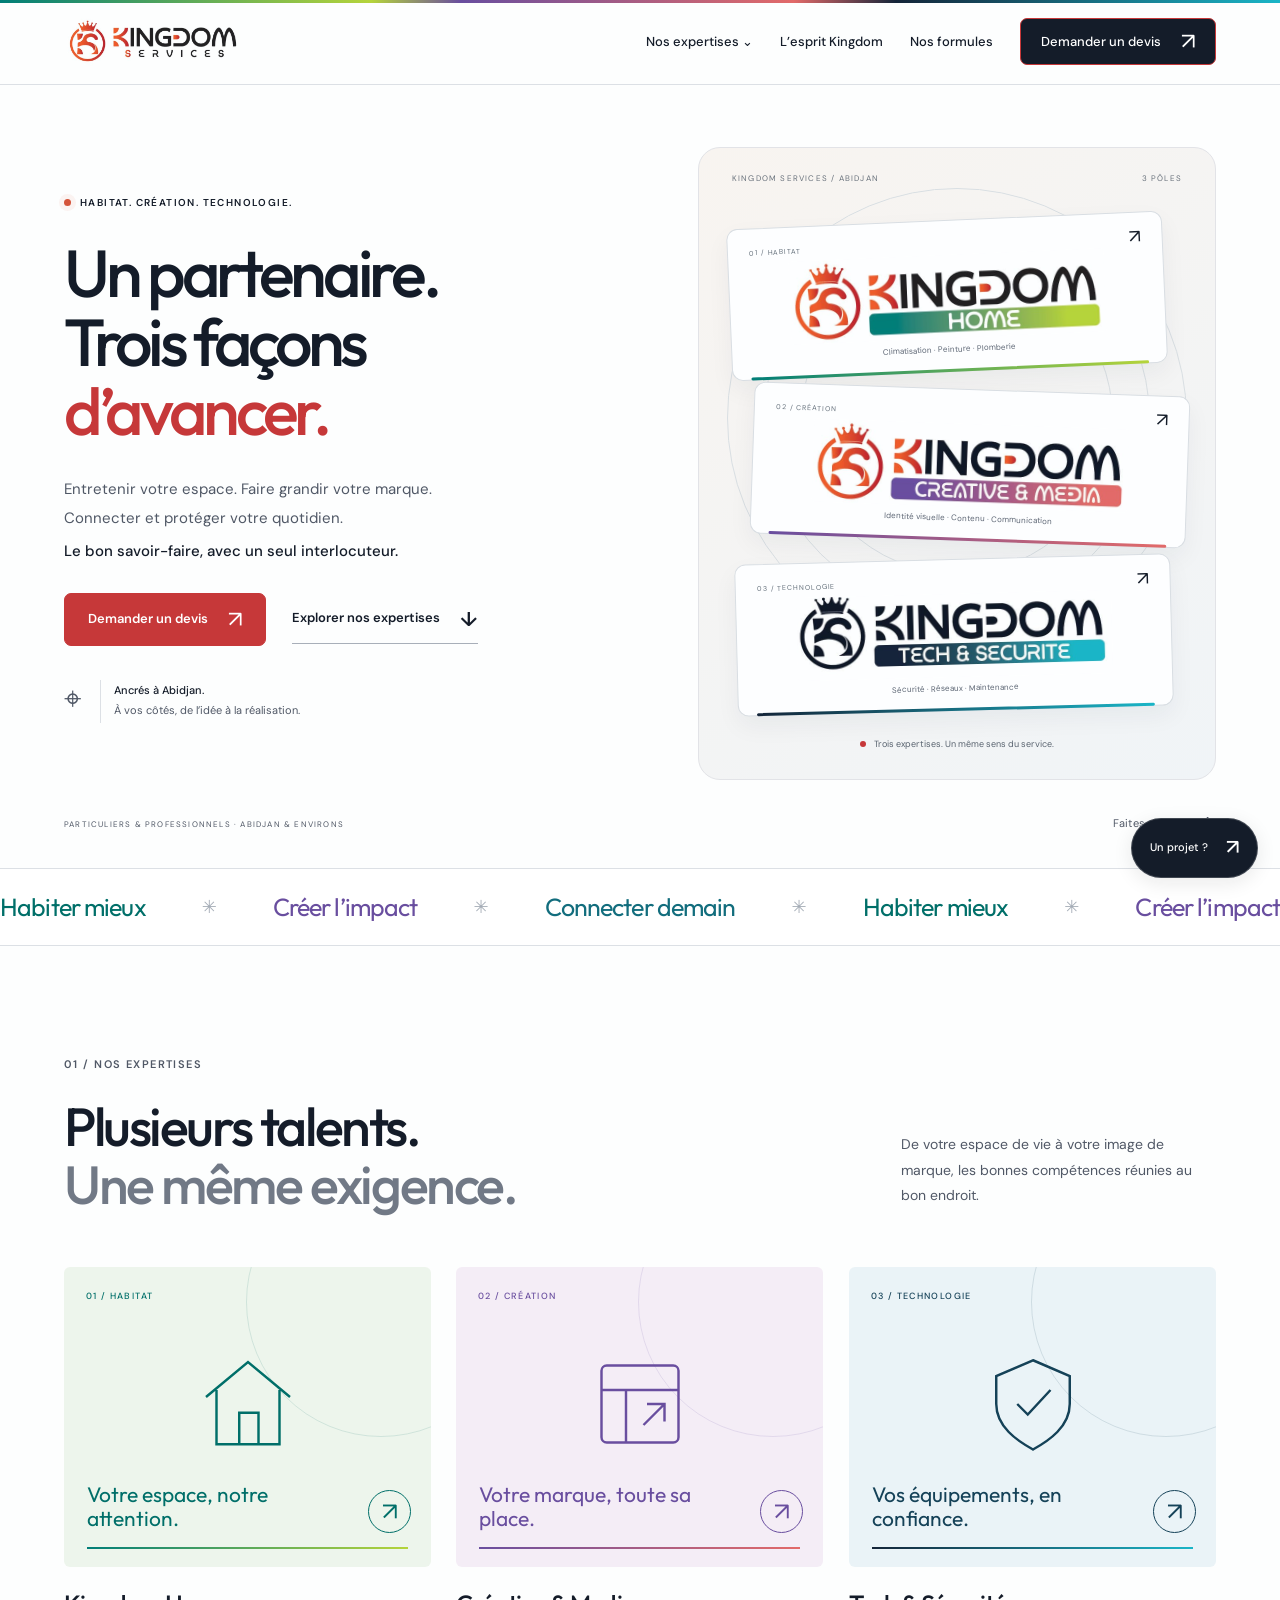
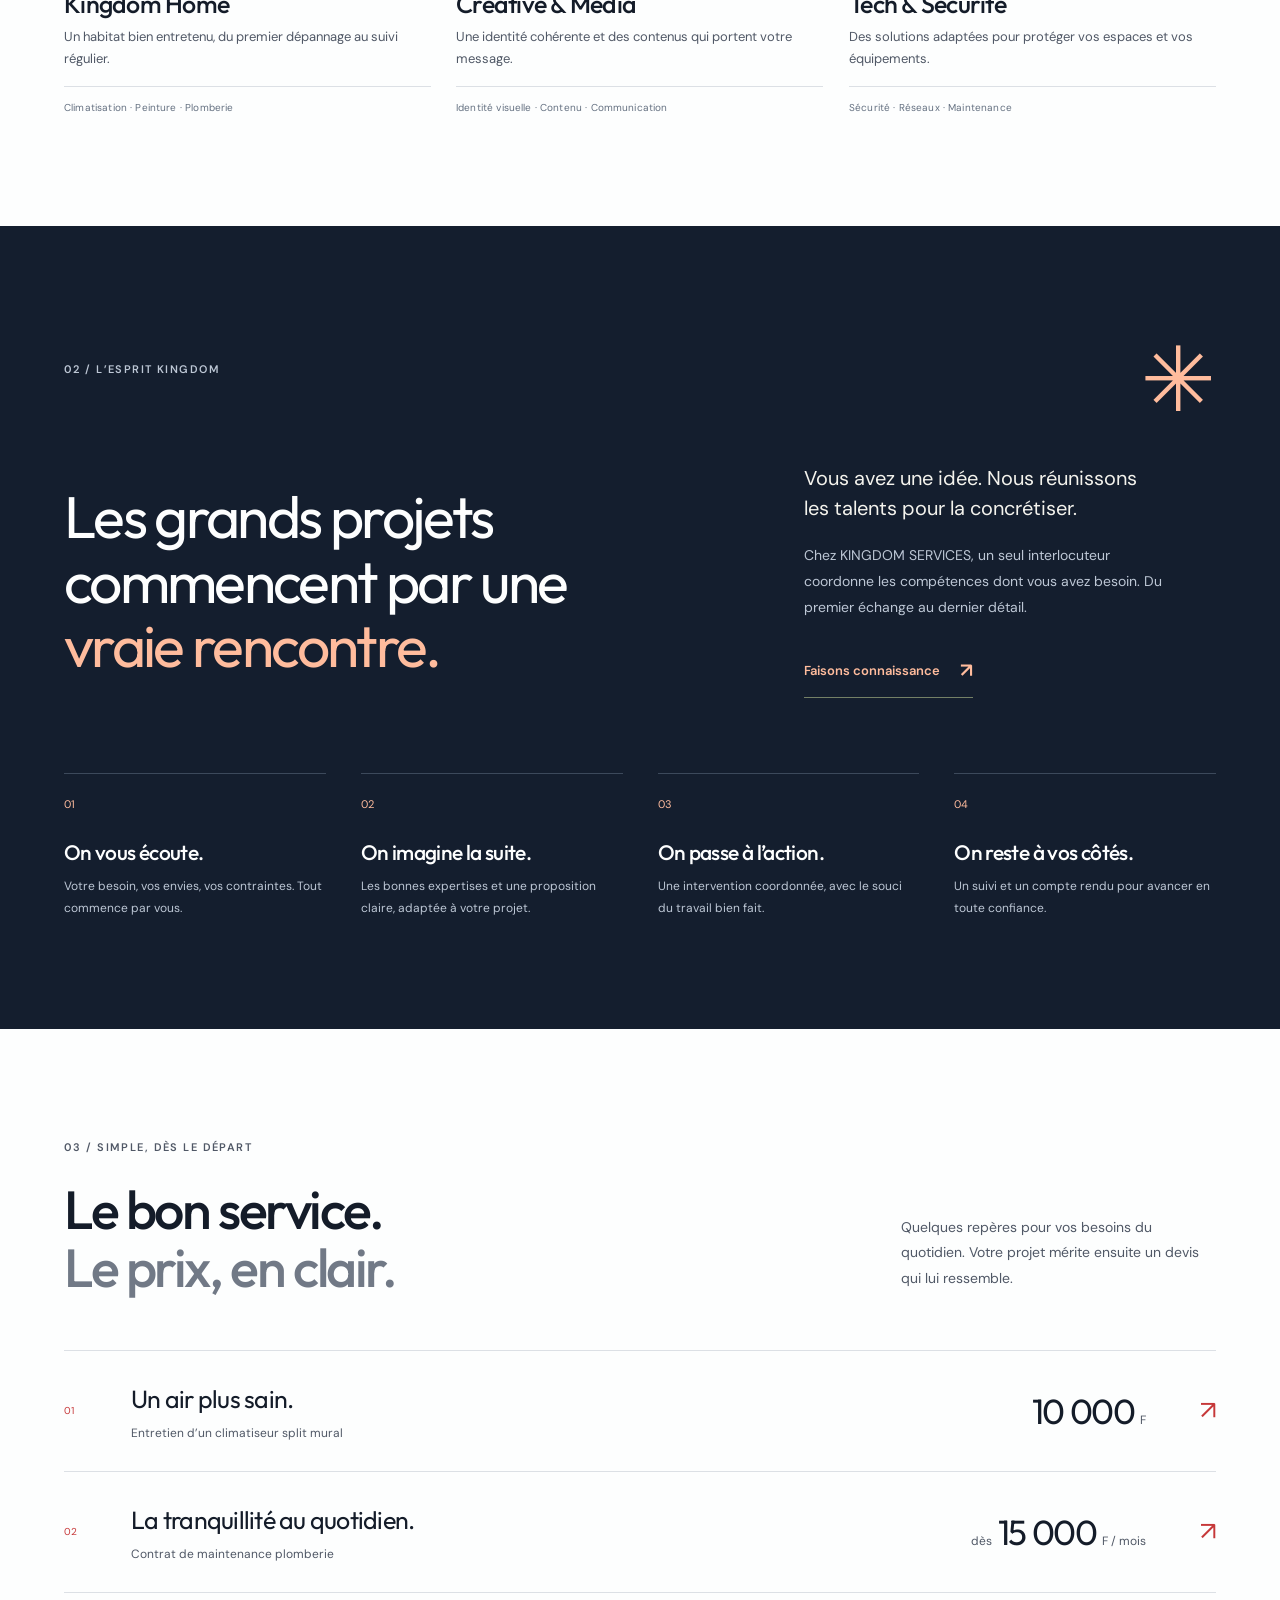
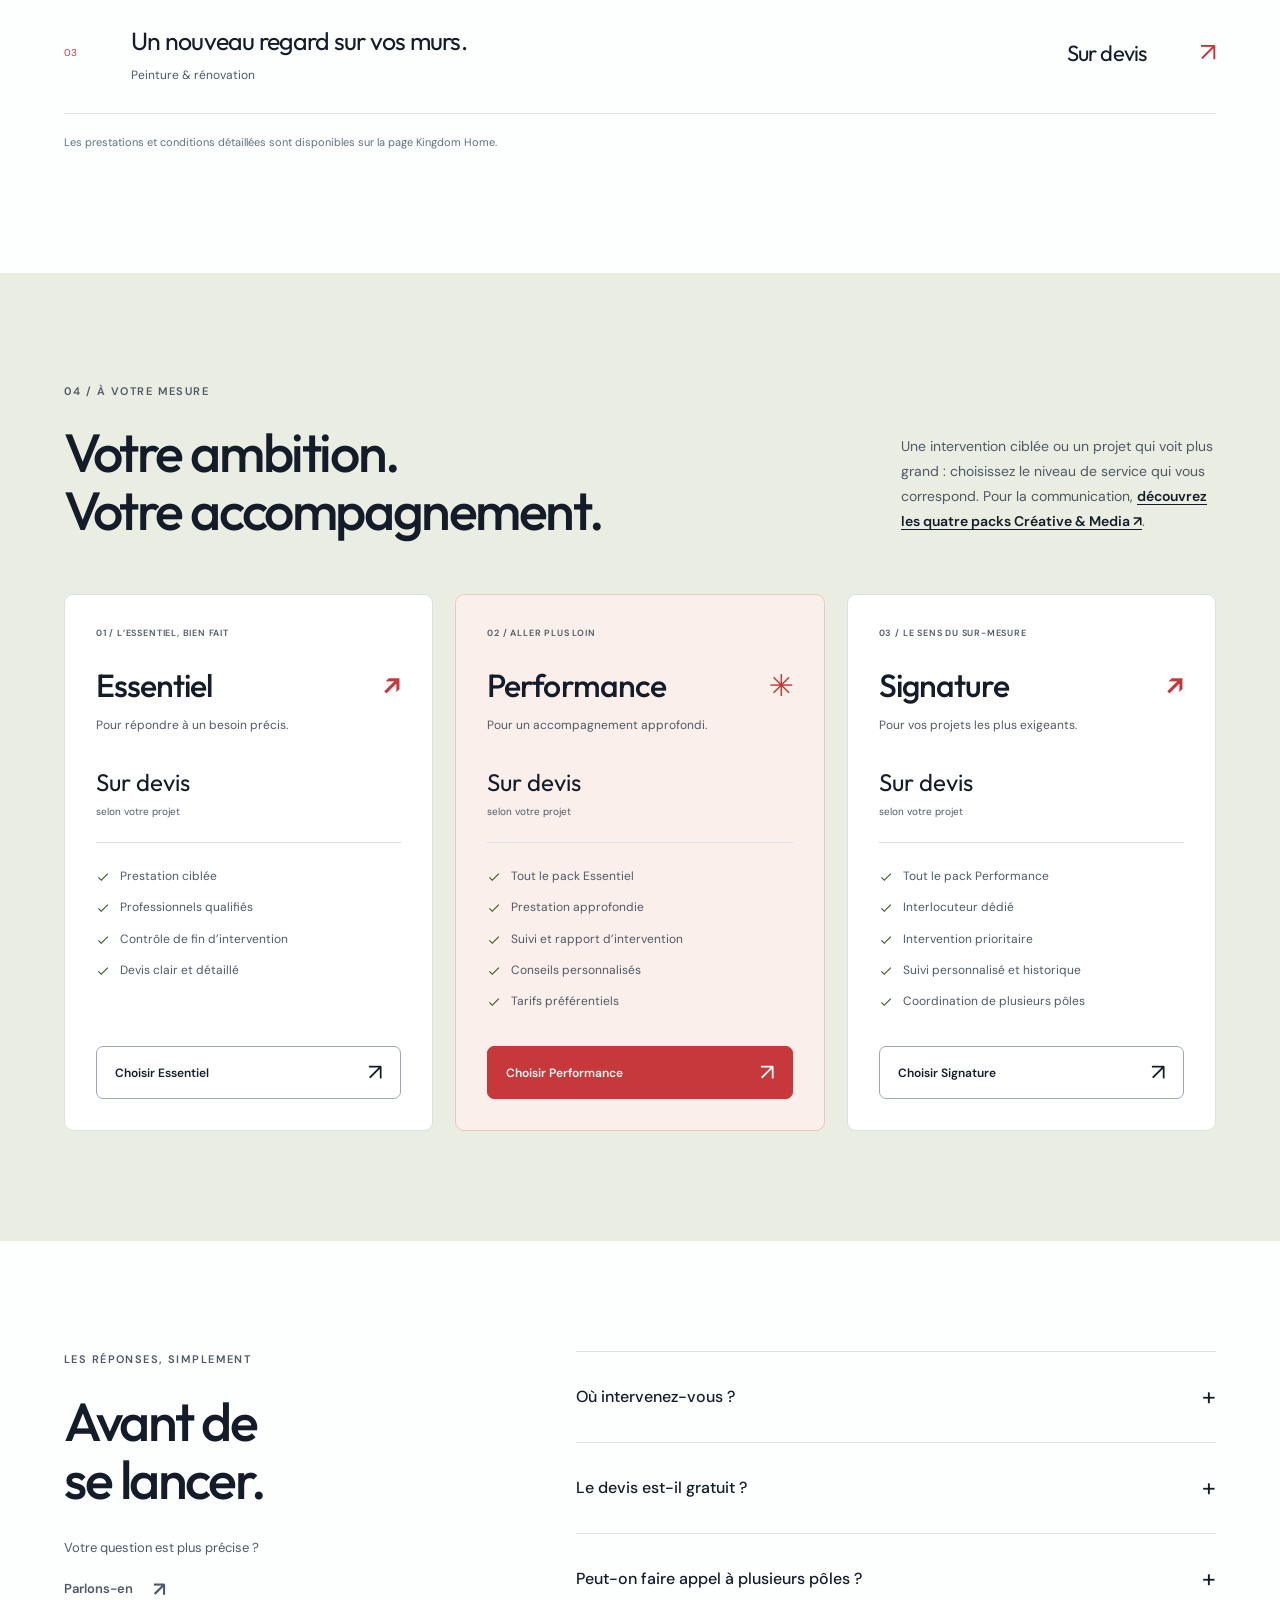
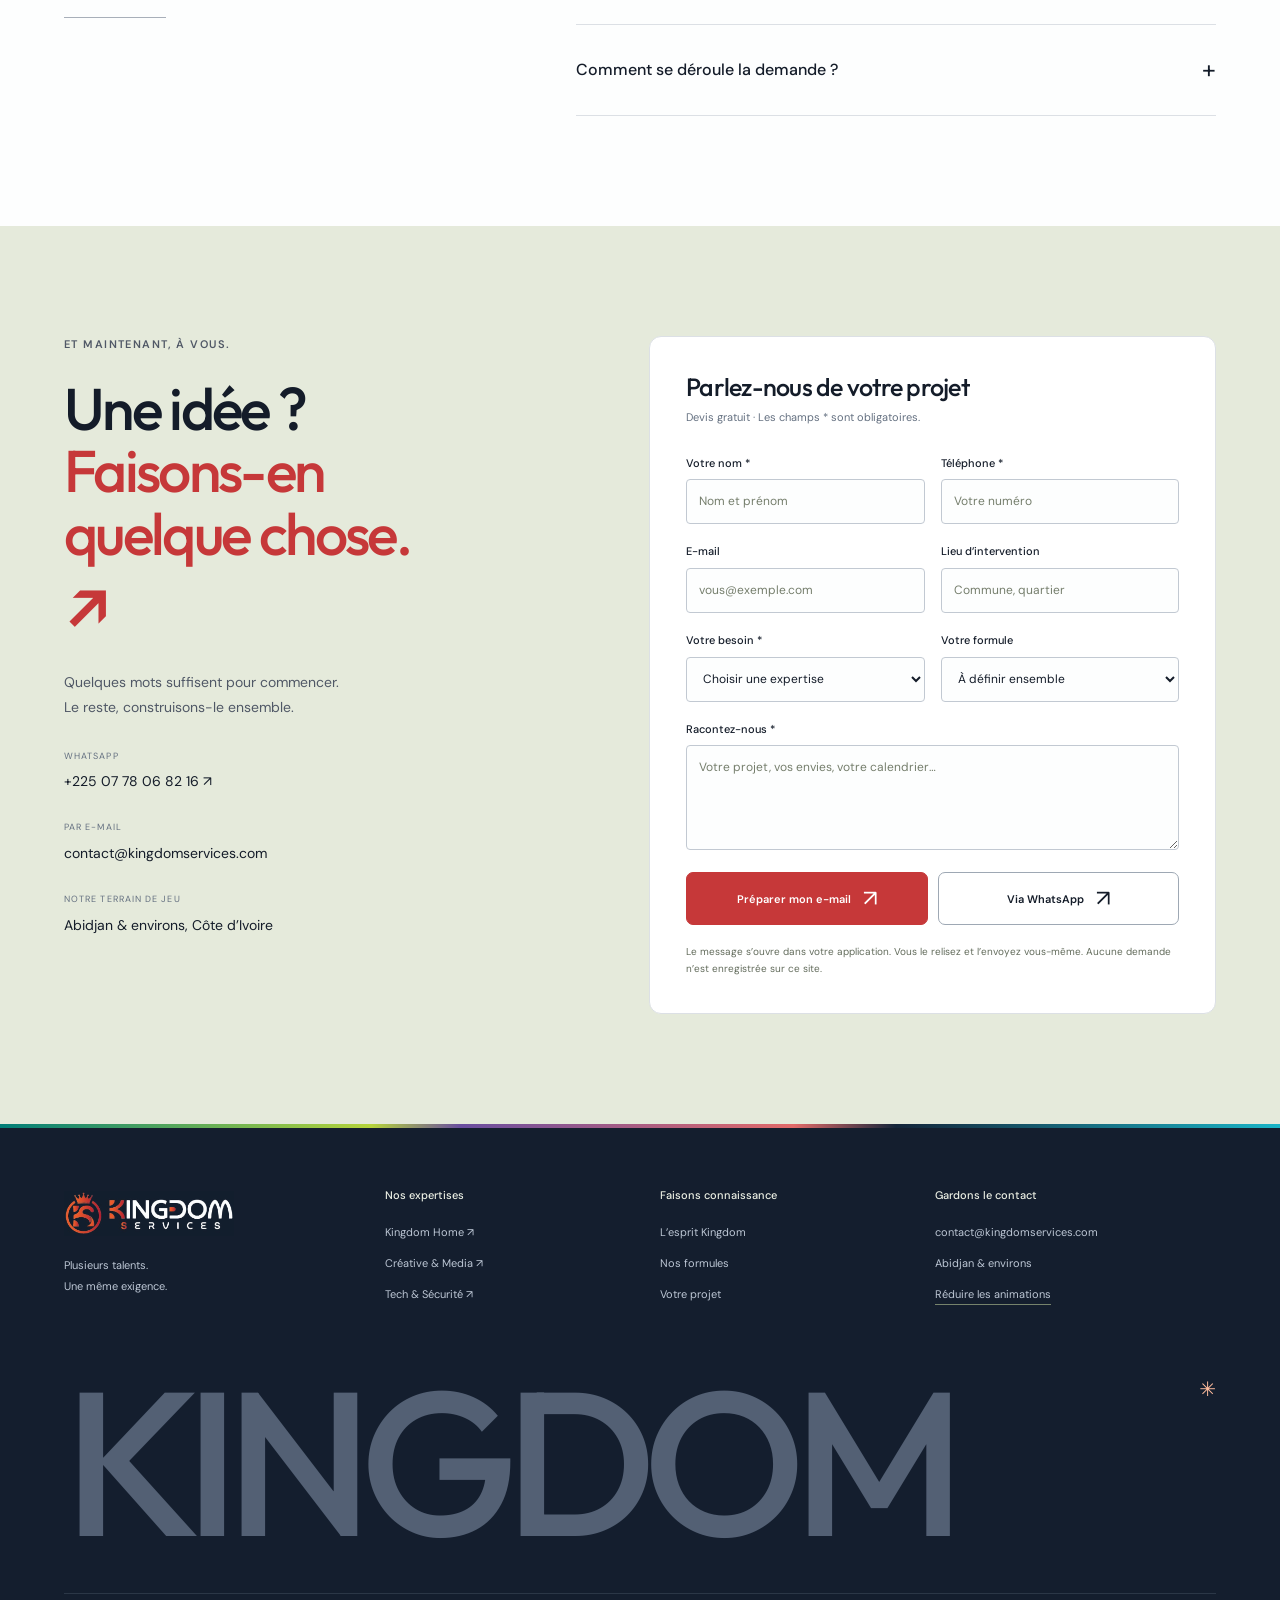
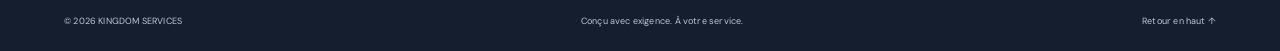
<file: site/index.html>
<!DOCTYPE html>
<html lang="fr">
<head>
  <meta charset="UTF-8">
  <meta name="viewport" content="width=device-width, initial-scale=1">
  <meta name="theme-color" content="#fdfefe">
  <title>KINGDOM SERVICES — Vos projets prennent une autre dimension à Abidjan</title>
  <meta name="description" content="À Abidjan et environs, KINGDOM SERVICES réunit entretien de l'habitat, création visuelle et solutions techniques. Trois expertises, un seul interlocuteur. Devis gratuit.">
  <link rel="icon" type="image/png" href="assets/img/emblem-color.png">
  <link rel="preconnect" href="https://fonts.googleapis.com">
  <link rel="preconnect" href="https://fonts.gstatic.com" crossorigin>
  <link href="https://fonts.googleapis.com/css2?family=DM+Sans:wght@400;450;500;600;700&family=Outfit:wght@400;500;600;700&display=swap" rel="stylesheet">
  <link rel="stylesheet" href="css/style.css">
  <link rel="stylesheet" href="css/design.css">
  <link rel="stylesheet" href="css/catalogue.css">
  <link rel="stylesheet" href="css/brand.css">
<noscript><style>.motion-toggle{display:none}#devis-form{display:none}@media(max-width:920px){.header{position:static}.header .wrap{height:auto;flex-wrap:wrap;padding-block:15px}.burger{display:none}.nav{position:static;visibility:visible;opacity:1;pointer-events:auto;transform:none;width:100%;max-height:none;padding:8px 0}.subnav{top:0}}</style></noscript>
</head>
<body class="homepage">
<div class="scroll-progress" aria-hidden="true"></div>
<a class="skip-link" href="#contenu">Aller au contenu</a>
<header class="header"><div class="wrap">
  <a href="index.html" class="header__logo" aria-label="KINGDOM SERVICES — accueil"><img src="assets/img/logo-color.png" width="190" height="54" alt="KINGDOM SERVICES"></a>
  <button class="burger" type="button" aria-label="Ouvrir le menu" aria-controls="main-nav" aria-expanded="false"><span></span><span></span><span></span></button>
  <nav class="nav" id="main-nav" aria-label="Navigation principale">
    <div class="dropdown"><a href="#poles">Nos expertises <span aria-hidden="true">⌄</span></a><div class="dropdown__menu"><a href="pole-home.html"><span class="dot dot--home"></span>Kingdom Home</a><a href="pole-creative.html"><span class="dot dot--crea"></span>Créative &amp; Media</a><a href="pole-tech.html"><span class="dot dot--tech"></span>Tech &amp; Sécurité</a></div></div>
    <a href="#approche">L’esprit Kingdom</a><a href="#packs">Nos formules</a><a href="#devis" class="btn btn--primary">Demander un devis <span aria-hidden="true">↗</span></a>
  </nav>
</div></header>
<main id="contenu">
<section class="editorial-home" aria-labelledby="hero-title"><div class="wrap hero-layout">
  <div class="hero-copy"><p class="hero-kicker"><span class="live-dot" aria-hidden="true"></span> HABITAT. CRÉATION. TECHNOLOGIE.</p><h1 id="hero-title">Un partenaire.<br>Trois façons<br><span class="brand-highlight">d’avancer.</span></h1><p class="hero-intro">Entretenir votre espace. Faire grandir votre marque.<br>Connecter et protéger votre quotidien.<br><strong>Le bon savoir-faire, avec un seul interlocuteur.</strong></p><div class="hero-actions"><a class="btn btn--primary" href="#devis">Demander un devis <span aria-hidden="true">↗</span></a><a class="text-link" href="#poles">Explorer nos expertises <span aria-hidden="true">↓</span></a></div><div class="hero-footnote"><span class="location-icon" aria-hidden="true">⌖</span><span><strong>Ancrés à Abidjan.</strong><br>À vos côtés, de l’idée à la réalisation.</span></div></div>
  <div class="brand-stage"><div class="brand-stage__heading"><span>KINGDOM SERVICES / ABIDJAN</span><span class="stage-coordinate" aria-hidden="true">3 PÔLES</span></div><div class="brand-stage__rings" aria-hidden="true"></div><div class="brand-stage__cards"><a class="universe universe--home" href="pole-home.html" aria-label="Découvrir Kingdom Home"><span class="universe__top"><span>01 / HABITAT</span><span aria-hidden="true">↗</span></span><span class="brand-logo "><img src="assets/img/kingdom-home.jpg" width="1000" height="1000" alt="" decoding="async"></span><span class="universe__services">Climatisation · Peinture · Plomberie</span></a><a class="universe universe--creative" href="pole-creative.html" aria-label="Découvrir Kingdom Créative &amp; Media"><span class="universe__top"><span>02 / CRÉATION</span><span aria-hidden="true">↗</span></span><span class="brand-logo "><img src="assets/img/kingdom-creative.jpg" width="1000" height="1000" alt="" decoding="async"></span><span class="universe__services">Identité visuelle · Contenu · Communication</span></a><a class="universe universe--tech" href="pole-tech.html" aria-label="Découvrir Kingdom Tech &amp; Sécurité"><span class="universe__top"><span>03 / TECHNOLOGIE</span><span aria-hidden="true">↗</span></span><span class="brand-logo "><img src="assets/img/kingdom-tech.jpg" width="1000" height="1000" alt="" decoding="async"></span><span class="universe__services">Sécurité · Réseaux · Maintenance</span></a></div><p class="brand-stage__foot"><span class="stage-dot" aria-hidden="true"></span>Trois expertises. Un même sens du service.</p></div>
</div><div class="wrap hero-bottom"><span>PARTICULIERS &amp; PROFESSIONNELS · ABIDJAN &amp; ENVIRONS</span><a href="#poles">Faites défiler <span aria-hidden="true">↓</span></a></div></section>

<div class="expertise-ribbon" aria-label="Habitat, création, technologie"><div class="ribbon-track" aria-hidden="true"><span>Habiter mieux</span><b>✳</b><span>Créer l’impact</span><b>✳</b><span>Connecter demain</span><b>✳</b><span>Habiter mieux</span><b>✳</b><span>Créer l’impact</span><b>✳</b><span>Connecter demain</span><b>✳</b></div></div>

<section class="section expertise-section" id="poles" aria-labelledby="expertise-title"><div class="wrap"><div class="section-heading reveal"><div><span class="section-label">01 / NOS EXPERTISES</span><h2 id="expertise-title">Plusieurs talents.<br><span class="muted-heading">Une même exigence.</span></h2></div><p>De votre espace de vie à votre image de marque, les bonnes compétences réunies au bon endroit.</p></div><div class="expertise-grid"><a href="pole-home.html" class="expertise-card expertise-card--home reveal"><div class="expertise-art brand-art brand-art--home"><span class="card-index">01 / HABITAT</span><svg class="brand-art__symbol" viewBox="0 0 64 64" fill="none" stroke="currentColor" stroke-width="1.4" aria-hidden="true"><path d="m8 28 24-20 24 20M14 24v31h36V24M27 55V37h11v18"/></svg><span class="art-tag">Votre espace, notre attention.</span><span class="round-arrow" aria-hidden="true">↗</span></div><div class="expertise-description"><h3>Kingdom Home</h3><p>Un habitat bien entretenu, du premier dépannage au suivi régulier.</p><span>Climatisation · Peinture · Plomberie</span></div></a><a href="pole-creative.html" class="expertise-card expertise-card--creative reveal"><div class="expertise-art brand-art brand-art--creative"><span class="card-index">02 / CRÉATION</span><svg class="brand-art__symbol" viewBox="0 0 64 64" fill="none" stroke="currentColor" stroke-width="1.4" aria-hidden="true"><rect x="10" y="10" width="44" height="44" rx="3"/><path d="M10 24h44M24 24v30M34 44l12-12M36 32h10v10"/></svg><span class="art-tag">Votre marque, toute sa place.</span><span class="round-arrow" aria-hidden="true">↗</span></div><div class="expertise-description"><h3>Créative &amp; Media</h3><p>Une identité cohérente et des contenus qui portent votre message.</p><span>Identité visuelle · Contenu · Communication</span></div></a><a href="pole-tech.html" class="expertise-card expertise-card--tech reveal"><div class="expertise-art brand-art brand-art--tech"><span class="card-index">03 / TECHNOLOGIE</span><svg class="brand-art__symbol" viewBox="0 0 64 64" fill="none" stroke="currentColor" stroke-width="1.4" aria-hidden="true"><path d="m32 7 21 9v16c0 13-12 21-21 26-9-5-21-13-21-26V16L32 7Z"/><path d="m23 32 6 6 13-14"/></svg><span class="art-tag">Vos équipements, en confiance.</span><span class="round-arrow" aria-hidden="true">↗</span></div><div class="expertise-description"><h3>Tech &amp; Sécurité</h3><p>Des solutions adaptées pour protéger vos espaces et vos équipements.</p><span>Sécurité · Réseaux · Maintenance</span></div></a></div></div></section>

<section class="section kingdom-manifesto" id="approche" aria-labelledby="approche-title"><div class="wrap"><div class="manifesto-top"><span class="section-label">02 / L’ESPRIT KINGDOM</span><span class="manifesto-star" aria-hidden="true">✳</span></div><div class="manifesto-copy reveal" id="apropos"><h2 id="approche-title">Les grands projets<br>commencent par une<br><span>vraie rencontre.</span></h2><div><p>Vous avez une idée. Nous réunissons les talents pour la concrétiser.</p><p>Chez KINGDOM SERVICES, un seul interlocuteur coordonne les compétences dont vous avez besoin. Du premier échange au dernier détail.</p><a href="#devis" class="text-link">Faisons connaissance <span aria-hidden="true">↗</span></a></div></div><div class="process-grid"><article class="process-step reveal"><span>01</span><h3>On vous écoute.</h3><p>Votre besoin, vos envies, vos contraintes. Tout commence par vous.</p></article><article class="process-step reveal"><span>02</span><h3>On imagine la suite.</h3><p>Les bonnes expertises et une proposition claire, adaptée à votre projet.</p></article><article class="process-step reveal"><span>03</span><h3>On passe à l’action.</h3><p>Une intervention coordonnée, avec le souci du travail bien fait.</p></article><article class="process-step reveal"><span>04</span><h3>On reste à vos côtés.</h3><p>Un suivi et un compte rendu pour avancer en toute confiance.</p></article></div></div></section>

<section class="section rates-section" id="tarifs" aria-labelledby="rates-title"><div class="wrap"><div class="section-heading reveal"><div><span class="section-label">03 / SIMPLE, DÈS LE DÉPART</span><h2 id="rates-title">Le bon service.<br><span class="muted-heading">Le prix, en clair.</span></h2></div><p>Quelques repères pour vos besoins du quotidien. Votre projet mérite ensuite un devis qui lui ressemble.</p></div><div class="rate-list"><a class="rate-row reveal" href="pole-home.html#tarifs-clim"><span class="rate-no">01</span><span class="rate-name"><strong>Un air plus sain.</strong><small>Entretien d’un climatiseur split mural</small></span><span class="rate-price">10 000 <small>F</small></span><span class="rate-arrow" aria-hidden="true">↗</span></a><a class="rate-row reveal" href="pole-home.html#plomberie"><span class="rate-no">02</span><span class="rate-name"><strong>La tranquillité au quotidien.</strong><small>Contrat de maintenance plomberie</small></span><span class="rate-price"><small>dès</small> 15 000 <small>F / mois</small></span><span class="rate-arrow" aria-hidden="true">↗</span></a><a class="rate-row reveal" href="pole-home.html#peinture"><span class="rate-no">03</span><span class="rate-name"><strong>Un nouveau regard sur vos murs.</strong><small>Peinture &amp; rénovation</small></span><span class="rate-price rate-price--text">Sur devis</span><span class="rate-arrow" aria-hidden="true">↗</span></a></div><p class="rates-note">Les prestations et conditions détaillées sont disponibles sur la page Kingdom Home.</p></div></section>

<section class="section packages-section" id="packs" aria-labelledby="packs-title"><div class="wrap"><div class="section-heading reveal"><div><span class="section-label">04 / À VOTRE MESURE</span><h2 id="packs-title">Votre ambition.<br>Votre accompagnement.</h2></div><p>Une intervention ciblée ou un projet qui voit plus grand : choisissez le niveau de service qui vous correspond. Pour la communication, <a class="catalogue-inline-link" href="pole-creative.html#packs-media">découvrez les quatre packs Créative &amp; Media ↗</a>.</p></div><div class="packs">
  <article class="pack reveal"><span class="pack__name">01 / L’ESSENTIEL, BIEN FAIT</span><h3 class="pack__title">Essentiel<span aria-hidden="true">↗</span></h3><p class="pack__quote">Pour répondre à un besoin précis.</p><div class="pack-price">Sur devis <span>selon votre projet</span></div><ul><li>Prestation ciblée</li><li>Professionnels qualifiés</li><li>Contrôle de fin d’intervention</li><li>Devis clair et détaillé</li></ul><a href="#devis" class="btn btn--ghost" data-devis="|Pack Essentiel">Choisir Essentiel <span aria-hidden="true">↗</span></a></article>
  <article class="pack pack--featured reveal"><span class="pack__name">02 / ALLER PLUS LOIN</span><h3 class="pack__title">Performance<span aria-hidden="true">✳</span></h3><p class="pack__quote">Pour un accompagnement approfondi.</p><div class="pack-price">Sur devis <span>selon votre projet</span></div><ul><li>Tout le pack Essentiel</li><li>Prestation approfondie</li><li>Suivi et rapport d’intervention</li><li>Conseils personnalisés</li><li>Tarifs préférentiels</li></ul><a href="#devis" class="btn btn--primary" data-devis="|Pack Performance">Choisir Performance <span aria-hidden="true">↗</span></a></article>
  <article class="pack reveal"><span class="pack__name">03 / LE SENS DU SUR-MESURE</span><h3 class="pack__title">Signature<span aria-hidden="true">↗</span></h3><p class="pack__quote">Pour vos projets les plus exigeants.</p><div class="pack-price">Sur devis <span>selon votre projet</span></div><ul><li>Tout le pack Performance</li><li>Interlocuteur dédié</li><li>Intervention prioritaire</li><li>Suivi personnalisé et historique</li><li>Coordination de plusieurs pôles</li></ul><a href="#devis" class="btn btn--ghost" data-devis="|Pack Signature">Choisir Signature <span aria-hidden="true">↗</span></a></article>
</div></div></section>

<section class="section faq-section" aria-labelledby="faq-title"><div class="wrap faq-layout"><div class="reveal"><span class="section-label">LES RÉPONSES, SIMPLEMENT</span><h2 id="faq-title">Avant de<br>se lancer.</h2><p>Votre question est plus précise ?<br><a class="text-link" href="#devis">Parlons-en <span aria-hidden="true">↗</span></a></p></div><div class="faq-list reveal"><details><summary>Où intervenez-vous ?<span aria-hidden="true">+</span></summary><p>Nous accompagnons les particuliers et les professionnels à Abidjan et dans ses environs. Indiquez votre commune et votre quartier pour préciser les modalités de déplacement dans votre devis.</p></details><details><summary>Le devis est-il gratuit ?<span aria-hidden="true">+</span></summary><p>Oui. Décrivez votre besoin et nous vous proposons un devis adapté. Le périmètre de la prestation et ses conditions sont précisés avant l’intervention.</p></details><details><summary>Peut-on faire appel à plusieurs pôles ?<span aria-hidden="true">+</span></summary><p>Bien sûr. Un même projet peut réunir plusieurs expertises. Choisissez « Plusieurs pôles / je ne sais pas » dans le formulaire : nous vous aidons à définir le bon accompagnement.</p></details><details><summary>Comment se déroule la demande ?<span aria-hidden="true">+</span></summary><p>Le formulaire prépare un message dans WhatsApp ou votre messagerie. Vous pouvez le relire avant de l’envoyer depuis l’application. L’équipe prend ensuite contact pour préciser votre besoin.</p></details></div></div></section>

<section class="section project-section" id="devis" aria-labelledby="contact-title"><div class="wrap contact"><div class="contact-copy reveal"><span class="section-label">ET MAINTENANT, À VOUS.</span><h2 id="contact-title">Une idée ?<br><span>Faisons-en<br>quelque chose.</span><span class="contact-arrow" aria-hidden="true">↗</span></h2><p>Quelques mots suffisent pour commencer.<br>Le reste, construisons-le ensemble.</p><div class="contact-detail"><small>WHATSAPP</small><a data-whatsapp href="https://wa.me/2250778068216" target="_blank" rel="noopener noreferrer">+225 07 78 06 82 16 ↗</a></div><div class="contact-detail"><small>PAR E-MAIL</small><a data-email href="mailto:contact@kingdomservices.com">contact@kingdomservices.com</a></div><div class="contact-detail"><small>NOTRE TERRAIN DE JEU</small><span>Abidjan &amp; environs, Côte d’Ivoire</span></div></div>
<noscript><div class="no-script-contact"><h3>Parlons de votre projet</h3><p>Écrivez-nous directement à <a href="mailto:contact@kingdomservices.com">contact@kingdomservices.com</a> en précisant votre besoin et vos coordonnées. Activez JavaScript pour utiliser le formulaire de préparation.</p></div></noscript><form class="form reveal" id="devis-form" novalidate><div class="form-heading"><h3>Parlez-nous de votre projet</h3><p>Devis gratuit · Les champs * sont obligatoires.</p></div><div class="form-grid"><div class="field"><label for="nom">Votre nom *</label><input id="nom" name="nom" required autocomplete="name" placeholder="Nom et prénom"></div><div class="field"><label for="tel">Téléphone *</label><input id="tel" name="tel" type="tel" required autocomplete="tel" placeholder="Votre numéro"></div><div class="field"><label for="email">E-mail</label><input id="email" name="email" type="email" autocomplete="email" placeholder="vous@exemple.com"></div><div class="field"><label for="lieu">Lieu d’intervention</label><input id="lieu" name="lieu" autocomplete="address-level2" placeholder="Commune, quartier"></div><div class="field"><label for="pole">Votre besoin *</label><select id="pole" name="pole" required><option value="">Choisir une expertise</option><option>Home — Climatisation</option><option>Home — Peinture &amp; rénovation</option><option>Home — Plomberie</option><option>Créative &amp; Media</option><option>Tech &amp; Sécurité</option><option>Plusieurs pôles / je ne sais pas</option></select></div><div class="field"><label for="offre">Votre formule</label><select id="offre" name="offre"><option value="">À définir ensemble</option><optgroup label="Accompagnement général"><option>Pack Essentiel</option><option>Pack Performance</option><option>Pack Signature</option><option>Intervention ponctuelle</option></optgroup><optgroup label="Contrats Kingdom Home"><option>Contrat Start</option><option>Contrat Confort</option><option>Contrat Premium</option></optgroup><optgroup label="Tech &amp; Sécurité"><option>Étude Tech &amp; Sécurité</option></optgroup><optgroup label="Packs Créative &amp; Media"><option>Pack Media Starter</option><option>Pack Media Visibilité</option><option>Pack Media Contenu</option><option>Pack Media Performance</option></optgroup><optgroup label="Créative &amp; Media — Formules"><option>Media — À la carte</option><option>Media — Abonnement mensuel</option><option>Media — Campagne ponctuelle</option><option>Media — Sur mesure</option></optgroup></select></div><div class="field field--full quote-service-field" id="prestation-field" hidden><label for="prestation">Prestation sélectionnée</label><input id="prestation" name="prestation" readonly><button type="button" class="clear-service" data-clear-service>Retirer cette prestation</button></div><div class="field field--full"><label for="message">Racontez-nous *</label><textarea id="message" name="message" required placeholder="Votre projet, vos envies, votre calendrier…"></textarea></div></div><div class="form__actions"><button class="btn btn--primary" type="submit" value="email">Préparer mon e-mail <span aria-hidden="true">↗</span></button><button class="btn btn--ghost" type="submit" value="whatsapp">Via WhatsApp <span aria-hidden="true">↗</span></button></div><p class="form__hint">Le message s’ouvre dans votre application. Vous le relisez et l’envoyez vous-même. Aucune demande n’est enregistrée sur ce site.</p><p id="form-status" role="status" aria-live="polite" tabindex="-1"></p></form></div></section>
</main>
<footer class="footer"><div class="wrap"><div class="footer__grid"><div><img class="footer__logo" src="assets/img/logo-color-dark.png" width="190" height="54" loading="lazy" alt="KINGDOM SERVICES"><p>Plusieurs talents.<br>Une même exigence.</p></div><div><h4>Nos expertises</h4><ul><li><a href="pole-home.html">Kingdom Home ↗</a></li><li><a href="pole-creative.html">Créative &amp; Media ↗</a></li><li><a href="pole-tech.html">Tech &amp; Sécurité ↗</a></li></ul></div><div><h4>Faisons connaissance</h4><ul><li><a href="#approche">L’esprit Kingdom</a></li><li><a href="#packs">Nos formules</a></li><li><a href="#devis">Votre projet</a></li></ul></div><div><h4>Gardons le contact</h4><ul><li><a data-email href="mailto:contact@kingdomservices.com">contact@kingdomservices.com</a></li><li>Abidjan &amp; environs</li><li><button type="button" class="motion-toggle" data-motion-toggle aria-pressed="false">Réduire les animations</button></li></ul></div></div><div class="footer-wordmark" aria-hidden="true">KINGDOM<span>✳</span></div><div class="footer__bottom"><span>© <span data-year>2026</span> KINGDOM SERVICES</span><span>Conçu avec exigence. À votre service.</span><a href="#contenu">Retour en haut ↑</a></div></div></footer>
<a class="project-float" href="#devis">Un projet ? <span aria-hidden="true">↗</span></a>
<script src="js/main.js"></script>
</body></html>
</file>
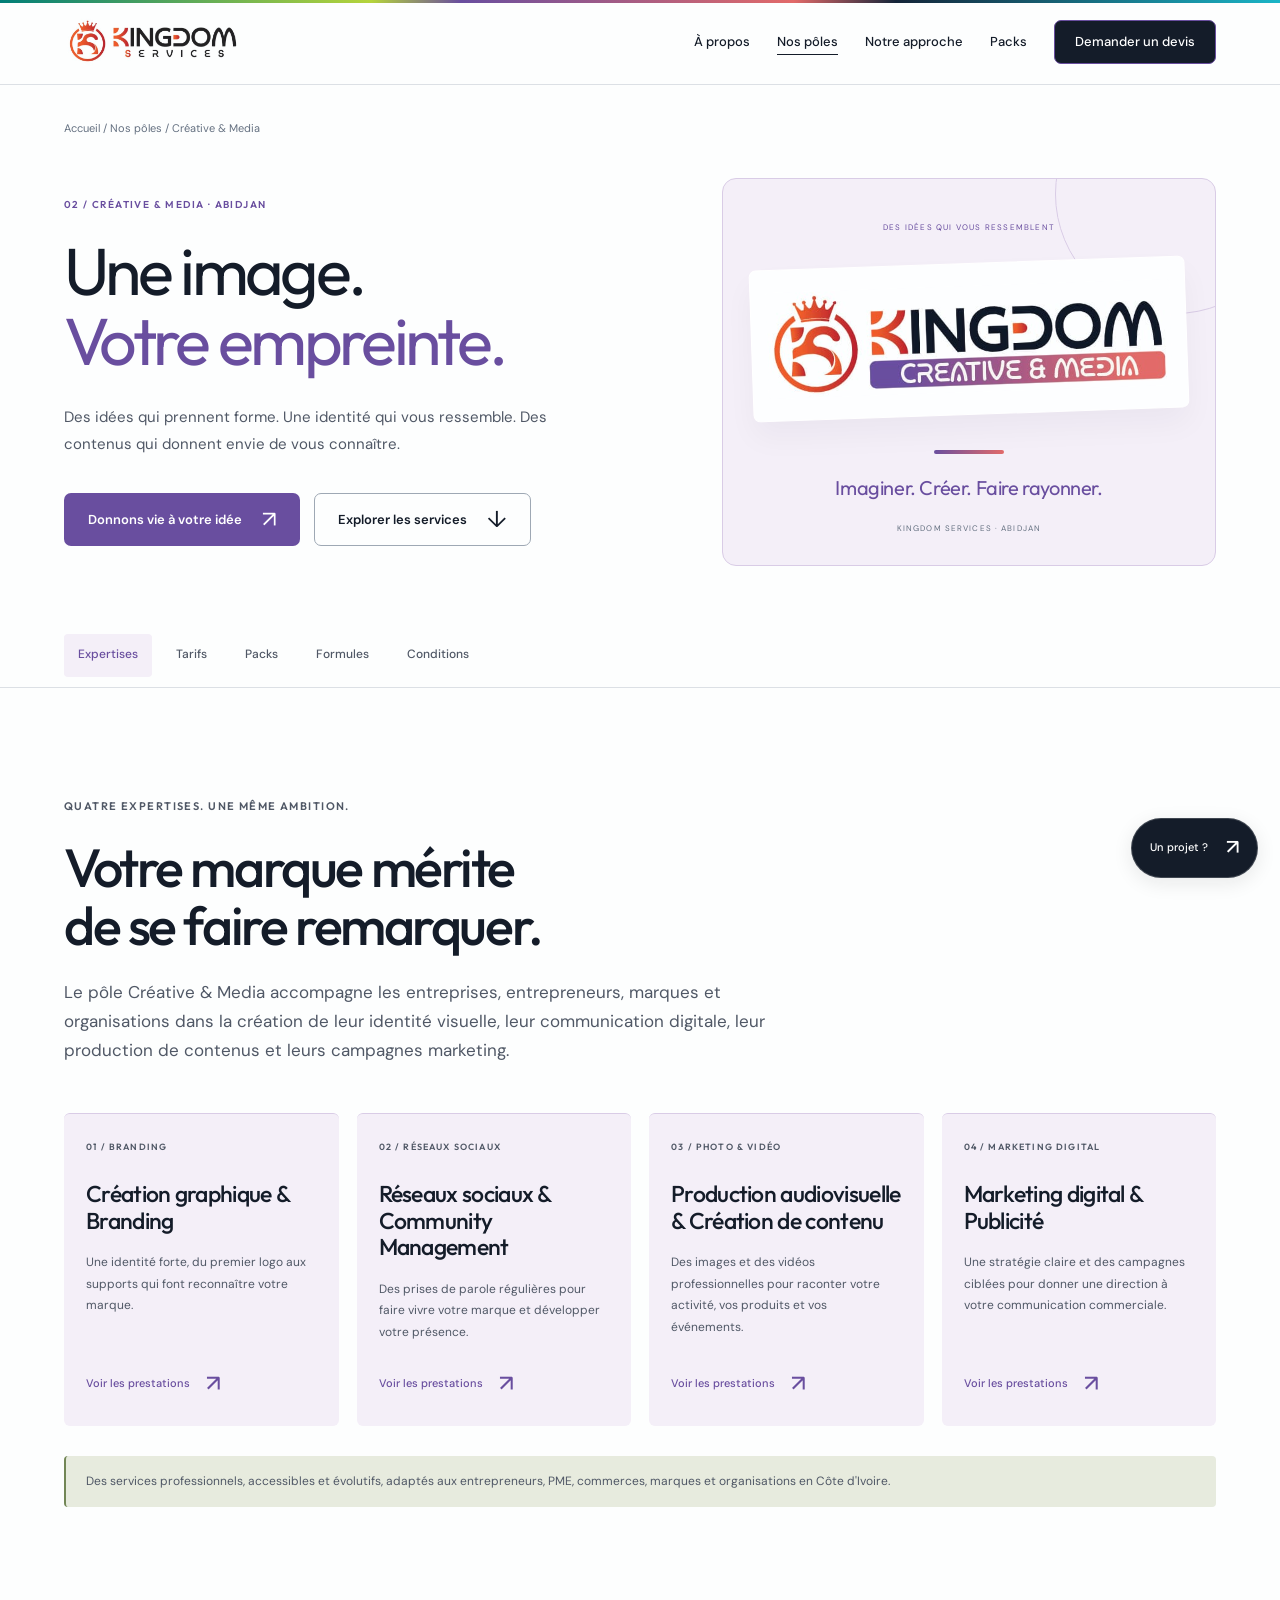
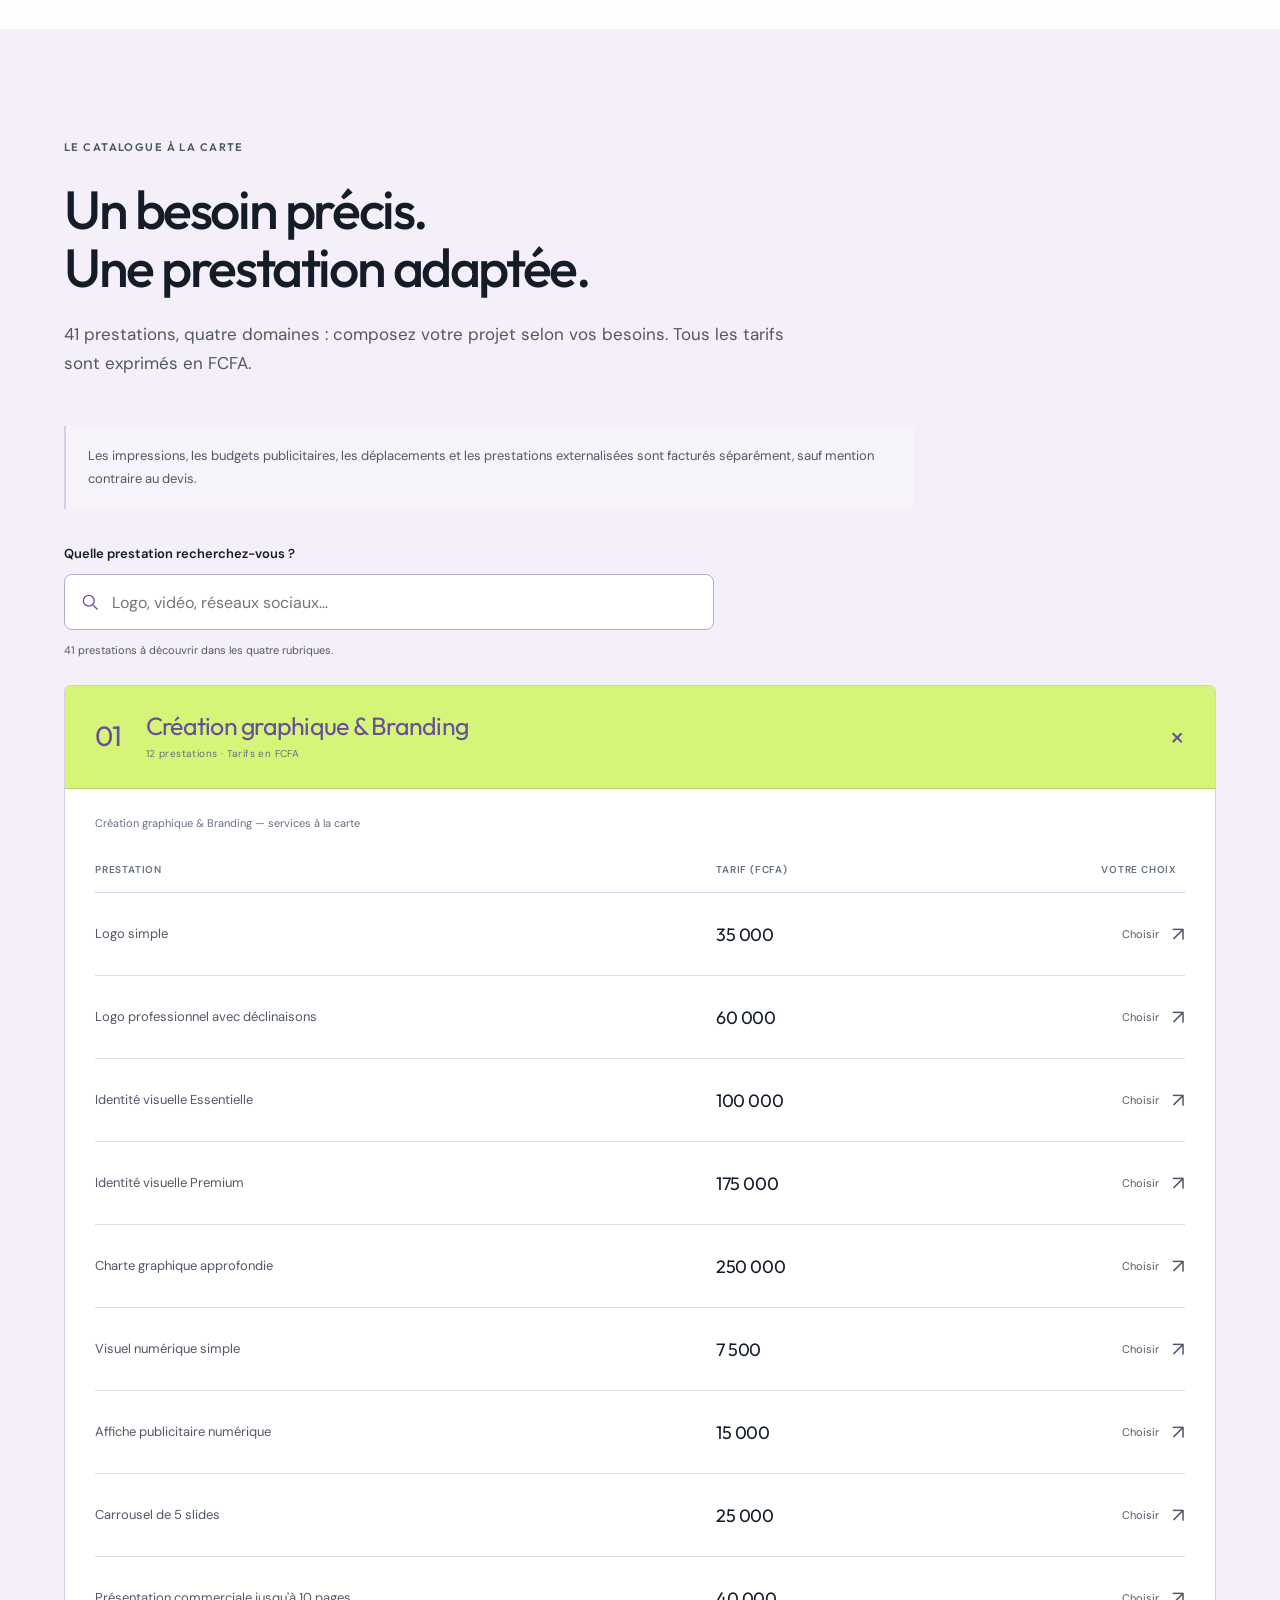
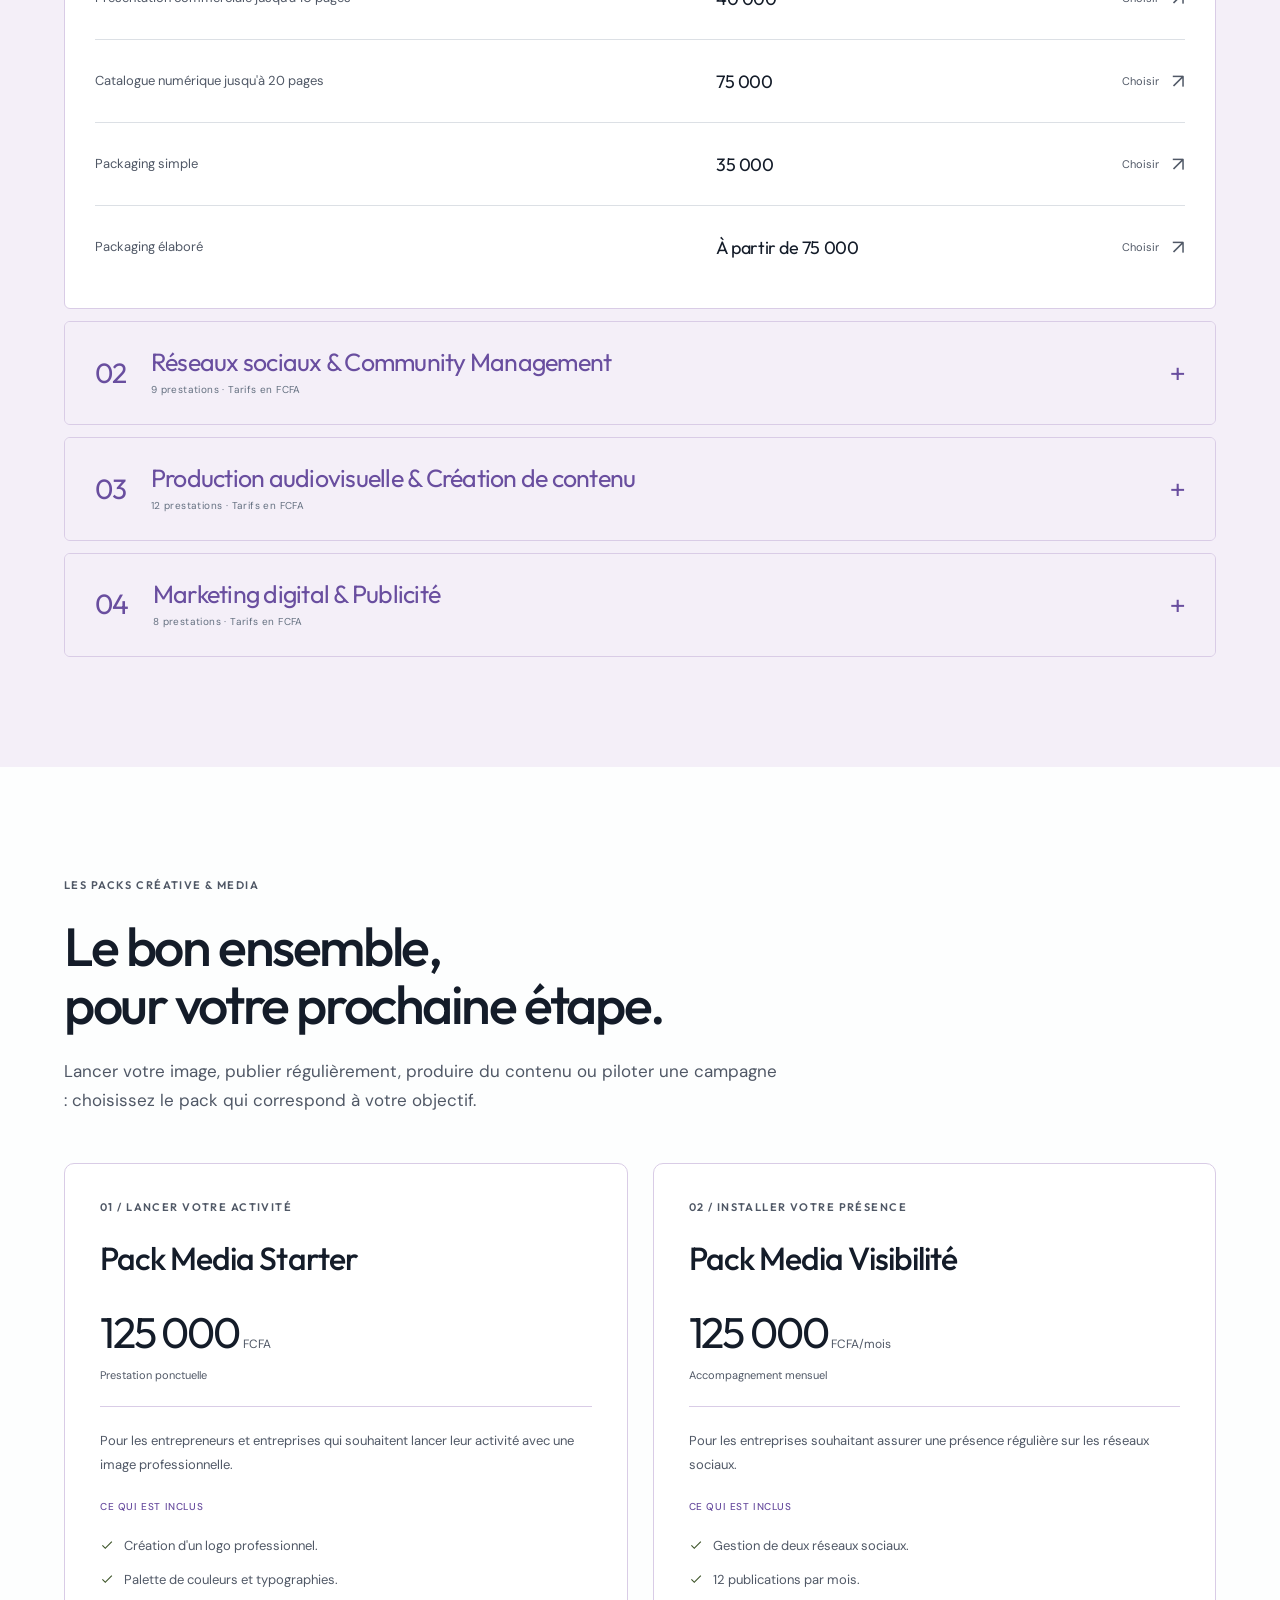
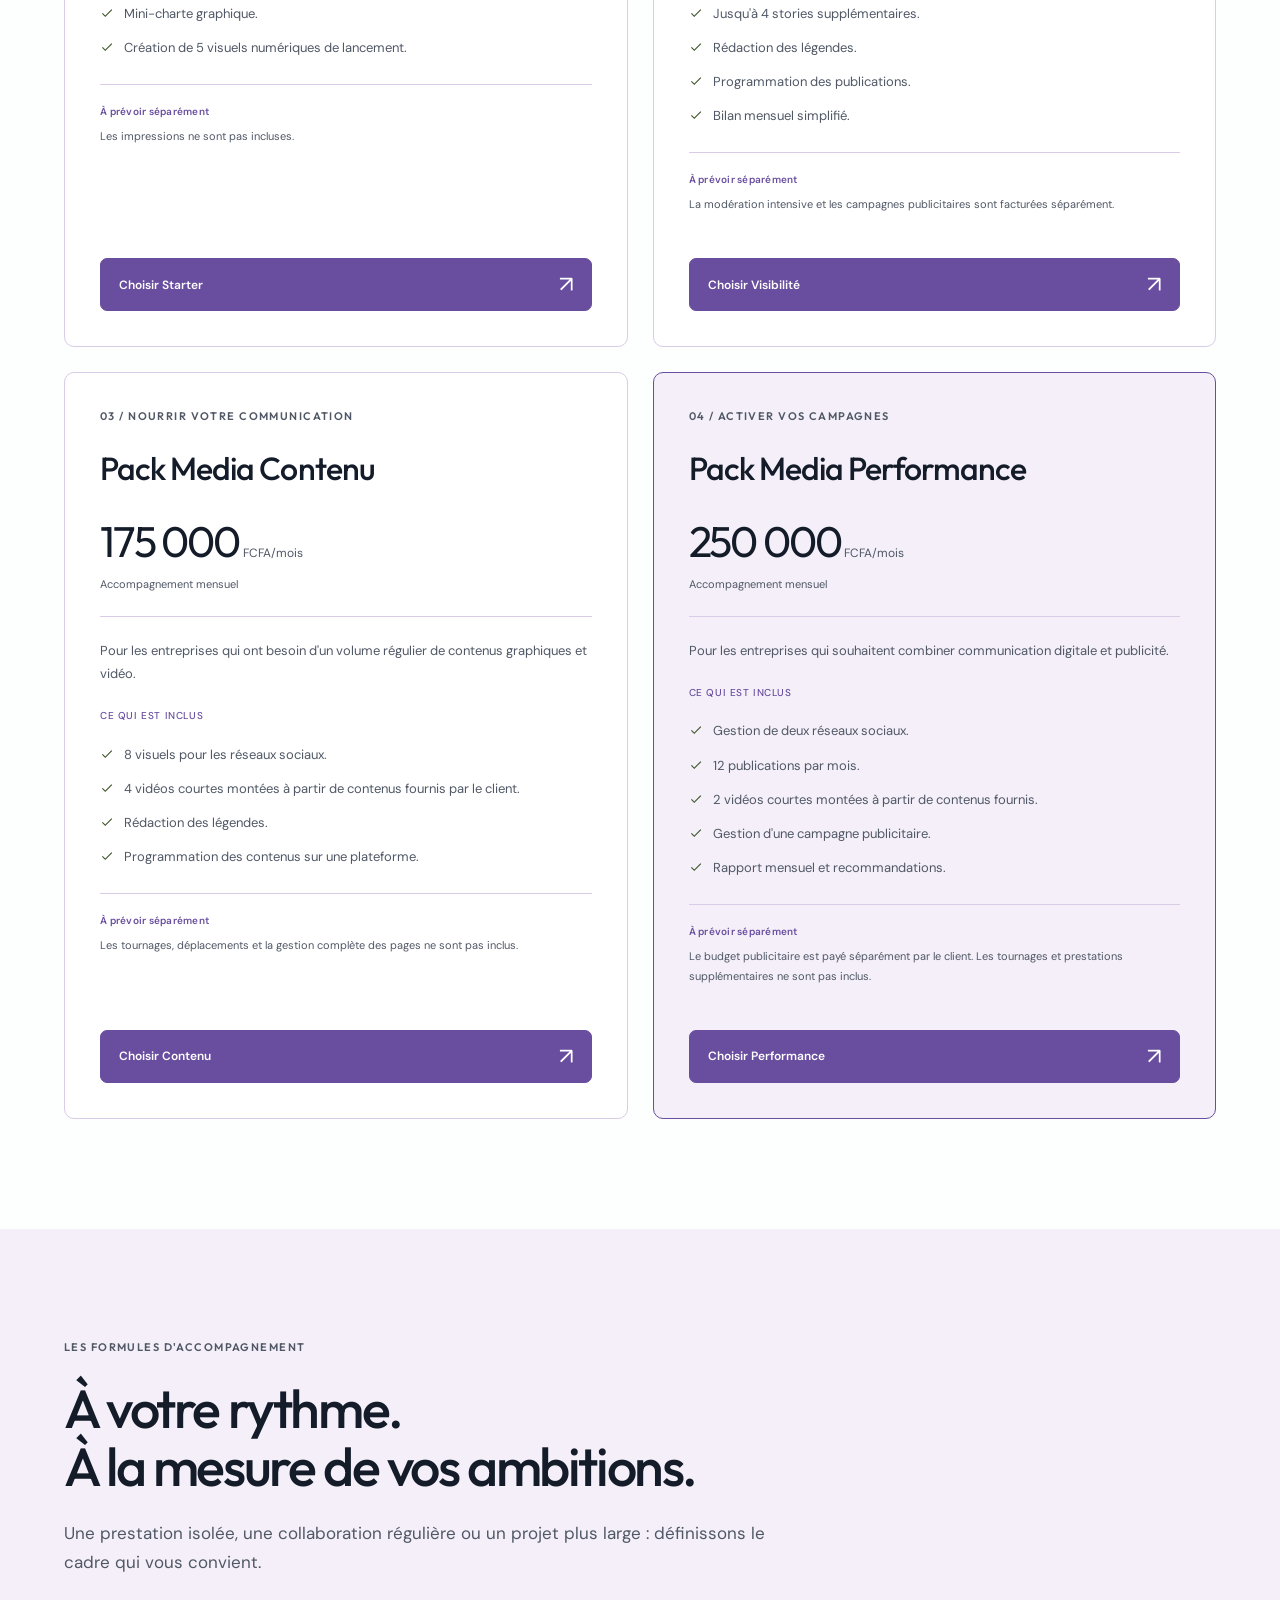
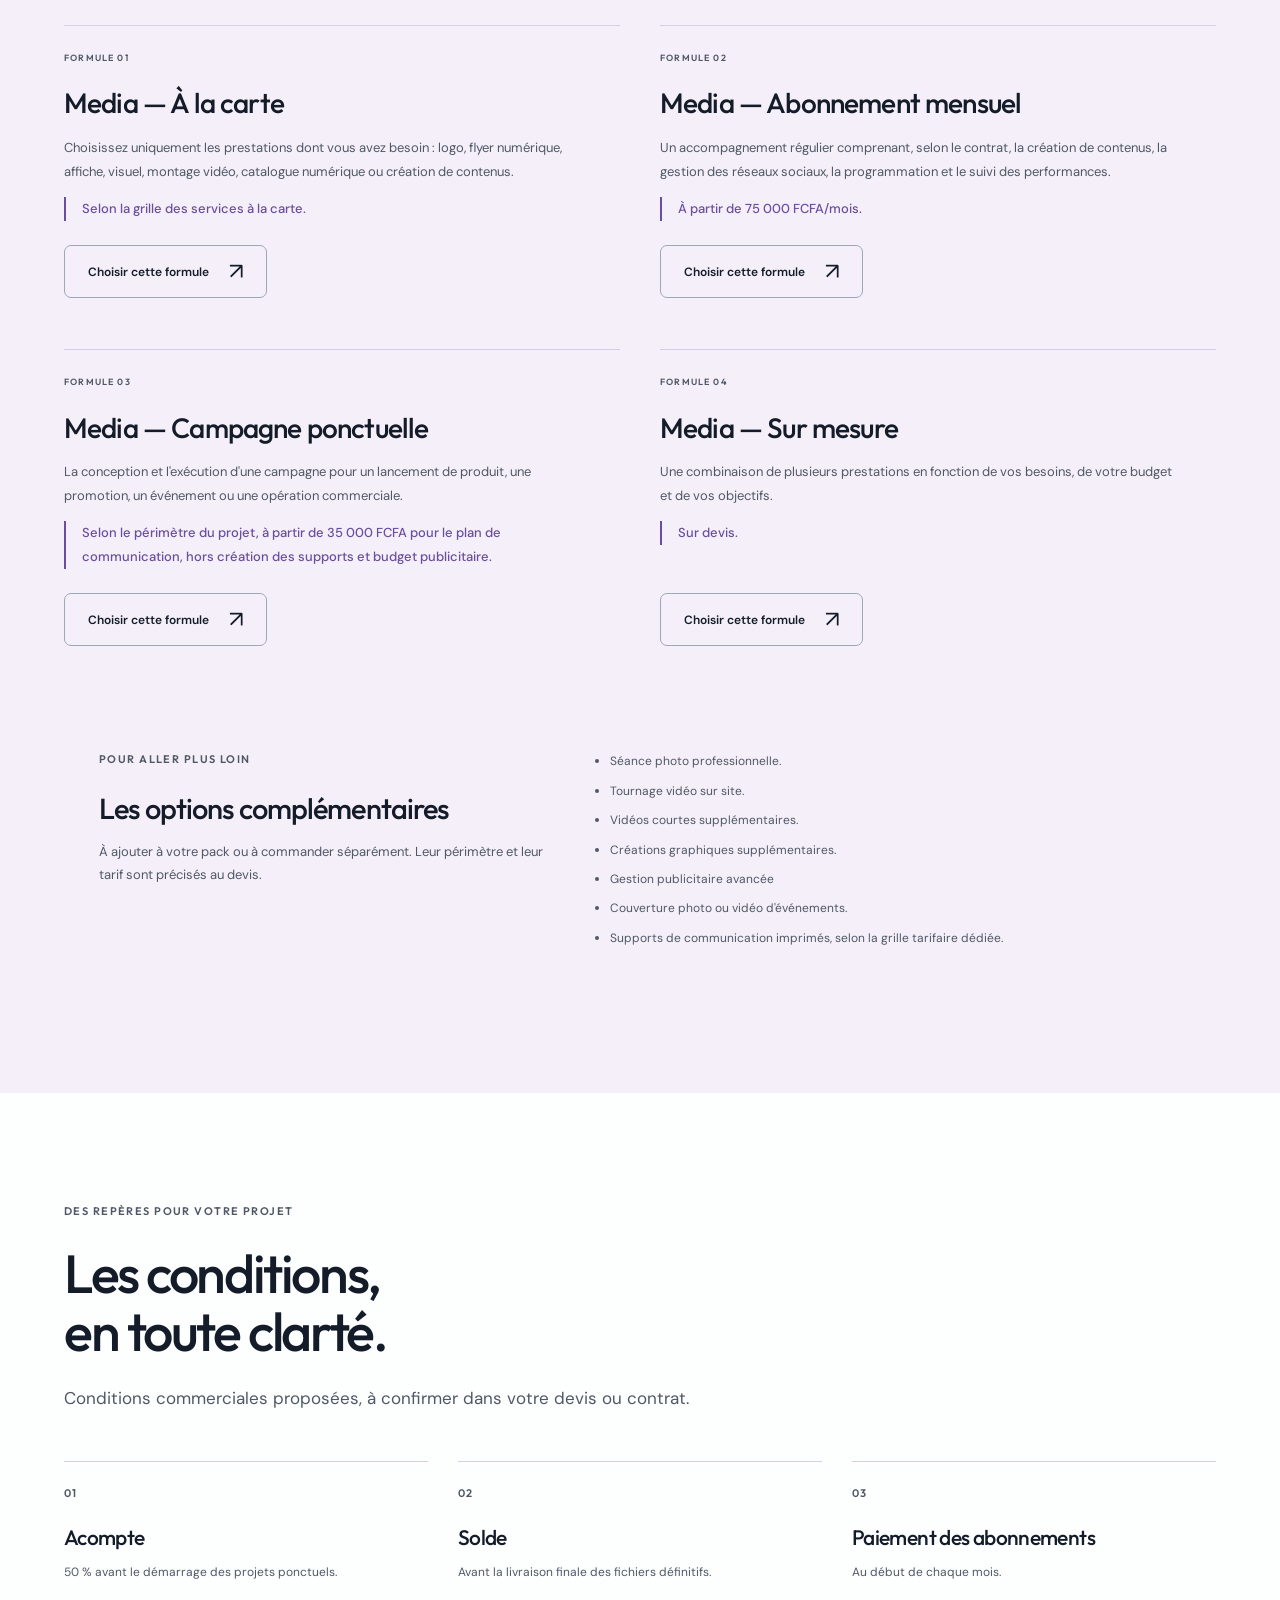
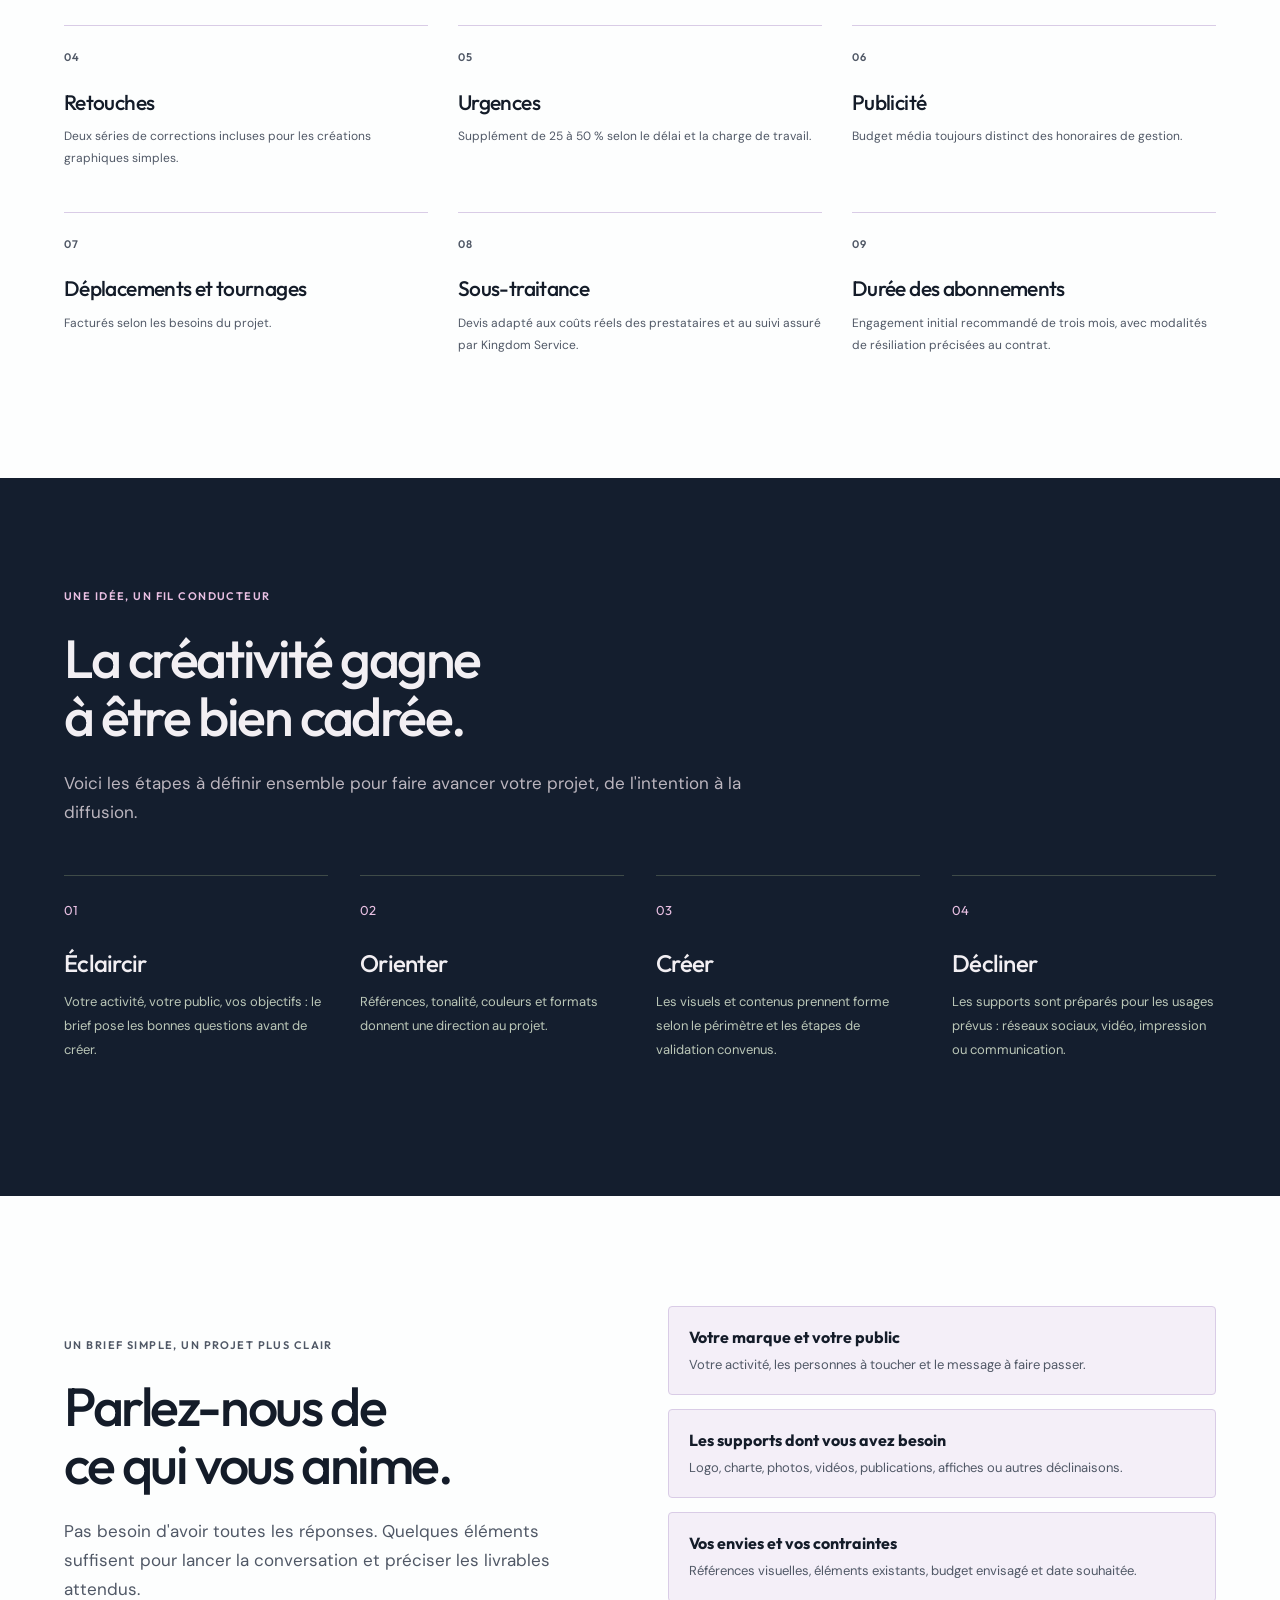
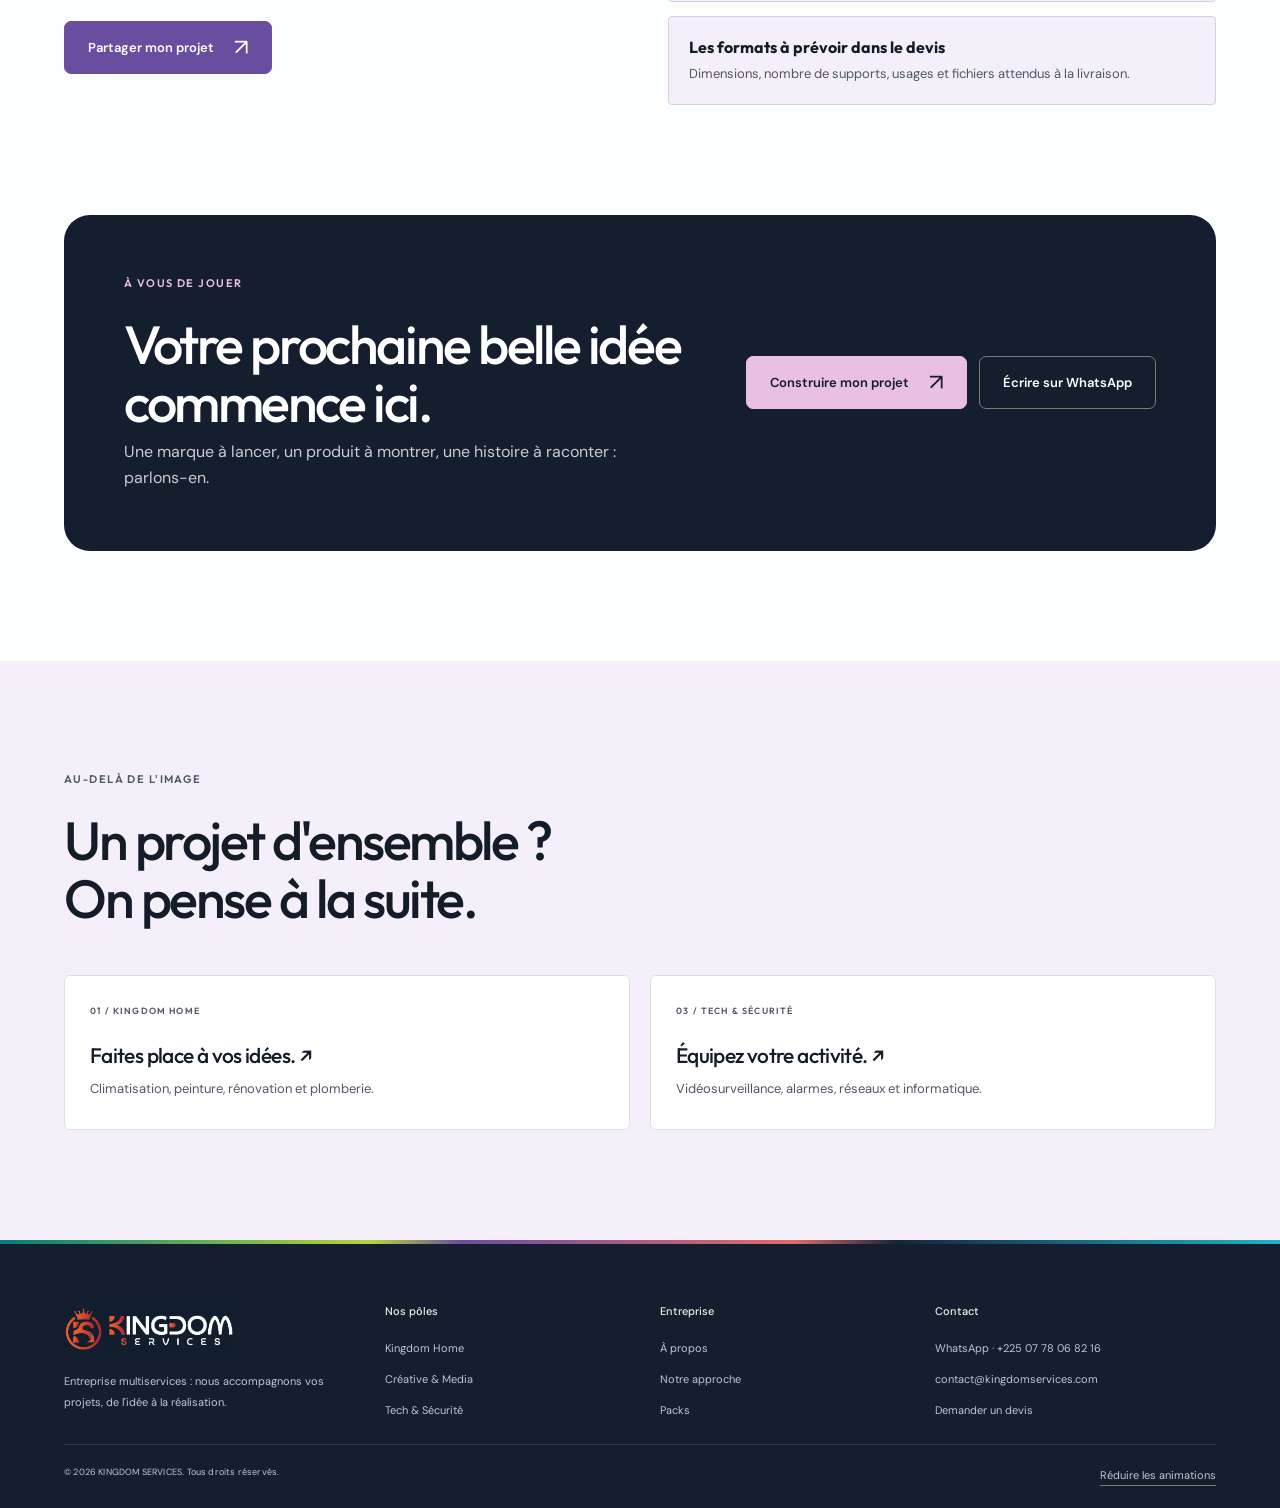
<file: site/pole-creative.html>
<!DOCTYPE html>
<html lang="fr">
<head>
  <meta charset="UTF-8">
  <meta name="viewport" content="width=device-width, initial-scale=1">
  <title>Créative &amp; Media : services, packs &amp; tarifs | Kingdom Services</title>
  <meta name="description" content="Découvrez les services, packs et tarifs FCFA du pôle Créative &amp; Media de Kingdom Services : branding, réseaux sociaux, photo, vidéo et marketing digital en Côte d’Ivoire.">
  <meta name="theme-color" content="#171b19">
  <link rel="icon" type="image/png" href="assets/img/emblem-color.png">
  <link rel="preconnect" href="https://fonts.googleapis.com">
  <link rel="preconnect" href="https://fonts.gstatic.com" crossorigin>
  <link href="https://fonts.googleapis.com/css2?family=DM+Sans:wght@400;450;500;600;700&family=Outfit:wght@400;500;600;700&display=swap" rel="stylesheet">
  <link rel="stylesheet" href="css/style.css">
  <link rel="stylesheet" href="css/design.css">
  <link rel="stylesheet" href="css/catalogue.css">
  <link rel="stylesheet" href="css/brand.css">
<noscript><style>.motion-toggle{display:none}#devis-form{display:none}@media(max-width:920px){.header{position:static}.header .wrap{height:auto;flex-wrap:wrap;padding-block:15px}.burger{display:none}.nav{position:static;visibility:visible;opacity:1;pointer-events:auto;transform:none;width:100%;max-height:none;padding:8px 0}.subnav{top:0}}</style></noscript>
</head>
<body class="pole--crea">
<div class="scroll-progress" aria-hidden="true"></div>
<a class="skip-link" href="#contenu">Aller au contenu</a>

<header class="header">
  <div class="wrap">
    <a href="index.html" class="header__logo" aria-label="KINGDOM SERVICES — accueil"><img src="assets/img/logo-color.png" alt="KINGDOM SERVICES"></a>
    <button class="burger" type="button" aria-label="Ouvrir le menu" aria-expanded="false" aria-controls="main-nav"><span></span><span></span><span></span></button>
    <nav class="nav" id="main-nav" aria-label="Navigation principale">
      <a href="index.html#apropos">À propos</a>
      <div class="dropdown">
        <a href="index.html#poles" class="is-active">Nos pôles</a>
        <div class="dropdown__menu">
          <a href="pole-home.html"><span class="dot dot--home"></span>Kingdom Home</a>
          <a href="pole-creative.html" aria-current="page"><span class="dot dot--crea"></span>Créative &amp; Media</a>
          <a href="pole-tech.html"><span class="dot dot--tech"></span>Tech &amp; Sécurité</a>
        </div>
      </div>
      <a href="index.html#approche">Notre approche</a>
      <a href="index.html#packs">Packs</a>
      <a href="index.html#devis" class="btn btn--primary" data-devis="Créative &amp; Media|">Demander un devis</a>
    </nav>
  </div>
</header>

<main id="contenu">
  <section class="pole-hero editorial-hero">
    <div class="wrap">
      <div class="breadcrumb"><a href="index.html">Accueil</a> / <a href="index.html#poles">Nos pôles</a> / Créative &amp; Media</div>
      <div class="editorial-hero__grid">
        <div class="editorial-hero__copy">
          <span class="eyebrow">02 / Créative &amp; Media · Abidjan</span>
          <h1>Une image.<br><em>Votre empreinte.</em></h1>
          <p>Des idées qui prennent forme. Une identité qui vous ressemble. Des contenus qui donnent envie de vous connaître.</p>
          <div class="hero__actions">
            <a href="index.html#devis" class="btn btn--light" data-devis="Créative &amp; Media|">Donnons vie à votre idée <span aria-hidden="true">↗</span></a>
            <a href="#services" class="btn btn--ghost">Explorer les services <span aria-hidden="true">↓</span></a>
          </div>
        </div>
        <div class="pole-signature pole-signature--creative"><span class="pole-signature__eyebrow">DES IDÉES QUI VOUS RESSEMBLENT</span><div class="pole-signature__logo"><span class="brand-logo "><img src="assets/img/kingdom-creative.jpg" width="1000" height="1000" alt="Kingdom Créative &amp; Media" decoding="async"></span></div><div class="pole-signature__rule" aria-hidden="true"></div><p>Imaginer. Créer. Faire rayonner.</p><span class="pole-signature__note">KINGDOM SERVICES · ABIDJAN</span></div>
      </div>
    </div>
  </section>

  <nav class="subnav" aria-label="Découvrir Créative et Media"><div class="wrap"><a href="#services">Expertises</a><a href="#tarifs-media">Tarifs</a><a href="#packs-media">Packs</a><a href="#formules-media">Formules</a><a href="#conditions-media">Conditions</a></div></nav>

  <section class="section catalogue-intro" id="services">
    <div class="wrap">
      <div class="section-head reveal">
        <span class="eyebrow">Quatre expertises. Une même ambition.</span>
        <h2>Votre marque mérite<br>de se faire remarquer.</h2>
        <p>Le pôle Créative &amp; Media accompagne les entreprises, entrepreneurs, marques et organisations dans la création de leur identité visuelle, leur communication digitale, leur production de contenus et leurs campagnes marketing.</p>
      </div>
      <div class="catalogue-domains">
        <a class="catalogue-domain reveal" href="#tarifs-branding"><span class="eyebrow">01 / Branding</span><h3>Création graphique &amp; Branding</h3><p>Une identité forte, du premier logo aux supports qui font reconnaître votre marque.</p><span class="catalogue-domain__link">Voir les prestations <span aria-hidden="true">↗</span></span></a>
        <a class="catalogue-domain reveal" href="#tarifs-reseaux"><span class="eyebrow">02 / Réseaux sociaux</span><h3>Réseaux sociaux &amp; Community Management</h3><p>Des prises de parole régulières pour faire vivre votre marque et développer votre présence.</p><span class="catalogue-domain__link">Voir les prestations <span aria-hidden="true">↗</span></span></a>
        <a class="catalogue-domain reveal" href="#tarifs-production"><span class="eyebrow">03 / Photo &amp; vidéo</span><h3>Production audiovisuelle &amp; Création de contenu</h3><p>Des images et des vidéos professionnelles pour raconter votre activité, vos produits et vos événements.</p><span class="catalogue-domain__link">Voir les prestations <span aria-hidden="true">↗</span></span></a>
        <a class="catalogue-domain reveal" href="#tarifs-marketing"><span class="eyebrow">04 / Marketing digital</span><h3>Marketing digital &amp; Publicité</h3><p>Une stratégie claire et des campagnes ciblées pour donner une direction à votre communication commerciale.</p><span class="catalogue-domain__link">Voir les prestations <span aria-hidden="true">↗</span></span></a>
      </div>
      <p class="note">Des services professionnels, accessibles et évolutifs, adaptés aux entrepreneurs, PME, commerces, marques et organisations en Côte d'Ivoire.</p>
    </div>
  </section>

  <section class="section section--soft" id="tarifs-media">
    <div class="wrap">
      <div class="section-head reveal">
        <span class="eyebrow">Le catalogue à la carte</span>
        <h2>Un besoin précis.<br>Une prestation adaptée.</h2>
        <p>41 prestations, quatre domaines : composez votre projet selon vos besoins. Tous les tarifs sont exprimés en FCFA.</p>
      </div>
      <p class="catalogue-pricing__notice">Les impressions, les budgets publicitaires, les déplacements et les prestations externalisées sont facturés séparément, sauf mention contraire au devis.</p>
      <div class="catalogue-search" data-catalogue-search hidden>
        <label for="catalogue-search-input">Quelle prestation recherchez-vous ?</label>
        <div class="catalogue-search__field"><svg viewBox="0 0 24 24" fill="none" stroke="currentColor" stroke-width="1.6" aria-hidden="true"><circle cx="10.5" cy="10.5" r="6.5"/><path d="m16 16 5 5"/></svg><input id="catalogue-search-input" type="search" autocomplete="off" placeholder="Logo, vidéo, réseaux sociaux…" aria-describedby="catalogue-search-status"><button type="button" hidden>Effacer</button></div>
      </div>
      <p class="catalogue-search__status" id="catalogue-search-status" role="status" aria-live="polite" hidden></p>
      <div class="catalogue-search__empty" id="catalogue-search-empty" hidden><h3>Aucune prestation trouvée.</h3><p>Essayez un autre mot ou <a href="index.html#devis" data-devis="Créative &amp; Media|">parlez-nous de votre besoin</a>.</p></div>
      <div class="catalogue-pricing">
        <details class="catalogue-group" id="tarifs-branding" open>
          <summary><span class="catalogue-group__number">01</span><span class="catalogue-group__meta"><strong>Création graphique &amp; Branding</strong><span>12 prestations · Tarifs en FCFA</span></span><span class="catalogue-group__toggle" aria-hidden="true">+</span></summary>
          <div class="catalogue-table-wrap">
            <table class="catalogue-table">
              <caption>Création graphique &amp; Branding — services à la carte</caption>
              <thead><tr><th scope="col">Prestation</th><th scope="col">Tarif (FCFA)</th><th scope="col">Votre choix</th></tr></thead>
              <tbody>
                <tr><th scope="row">Logo simple</th><td class="catalogue-price" data-label="Tarif (FCFA)">35 000</td><td><a href="index.html#devis" data-devis="Créative &amp; Media|Media — À la carte" data-service="Logo simple" aria-label="Choisir la prestation : Logo simple">Choisir <span aria-hidden="true">↗</span></a></td></tr>
                <tr><th scope="row">Logo professionnel avec déclinaisons</th><td class="catalogue-price" data-label="Tarif (FCFA)">60 000</td><td><a href="index.html#devis" data-devis="Créative &amp; Media|Media — À la carte" data-service="Logo professionnel avec déclinaisons" aria-label="Choisir la prestation : Logo professionnel avec déclinaisons">Choisir <span aria-hidden="true">↗</span></a></td></tr>
                <tr><th scope="row">Identité visuelle Essentielle</th><td class="catalogue-price" data-label="Tarif (FCFA)">100 000</td><td><a href="index.html#devis" data-devis="Créative &amp; Media|Media — À la carte" data-service="Identité visuelle Essentielle" aria-label="Choisir la prestation : Identité visuelle Essentielle">Choisir <span aria-hidden="true">↗</span></a></td></tr>
                <tr><th scope="row">Identité visuelle Premium</th><td class="catalogue-price" data-label="Tarif (FCFA)">175 000</td><td><a href="index.html#devis" data-devis="Créative &amp; Media|Media — À la carte" data-service="Identité visuelle Premium" aria-label="Choisir la prestation : Identité visuelle Premium">Choisir <span aria-hidden="true">↗</span></a></td></tr>
                <tr><th scope="row">Charte graphique approfondie</th><td class="catalogue-price" data-label="Tarif (FCFA)">250 000</td><td><a href="index.html#devis" data-devis="Créative &amp; Media|Media — À la carte" data-service="Charte graphique approfondie" aria-label="Choisir la prestation : Charte graphique approfondie">Choisir <span aria-hidden="true">↗</span></a></td></tr>
                <tr><th scope="row">Visuel numérique simple</th><td class="catalogue-price" data-label="Tarif (FCFA)">7 500</td><td><a href="index.html#devis" data-devis="Créative &amp; Media|Media — À la carte" data-service="Visuel numérique simple" aria-label="Choisir la prestation : Visuel numérique simple">Choisir <span aria-hidden="true">↗</span></a></td></tr>
                <tr><th scope="row">Affiche publicitaire numérique</th><td class="catalogue-price" data-label="Tarif (FCFA)">15 000</td><td><a href="index.html#devis" data-devis="Créative &amp; Media|Media — À la carte" data-service="Affiche publicitaire numérique" aria-label="Choisir la prestation : Affiche publicitaire numérique">Choisir <span aria-hidden="true">↗</span></a></td></tr>
                <tr><th scope="row">Carrousel de 5 slides</th><td class="catalogue-price" data-label="Tarif (FCFA)">25 000</td><td><a href="index.html#devis" data-devis="Créative &amp; Media|Media — À la carte" data-service="Carrousel de 5 slides" aria-label="Choisir la prestation : Carrousel de 5 slides">Choisir <span aria-hidden="true">↗</span></a></td></tr>
                <tr><th scope="row">Présentation commerciale jusqu'à 10 pages</th><td class="catalogue-price" data-label="Tarif (FCFA)">40 000</td><td><a href="index.html#devis" data-devis="Créative &amp; Media|Media — À la carte" data-service="Présentation commerciale jusqu'à 10 pages" aria-label="Choisir la prestation : Présentation commerciale jusqu'à 10 pages">Choisir <span aria-hidden="true">↗</span></a></td></tr>
                <tr><th scope="row">Catalogue numérique jusqu'à 20 pages</th><td class="catalogue-price" data-label="Tarif (FCFA)">75 000</td><td><a href="index.html#devis" data-devis="Créative &amp; Media|Media — À la carte" data-service="Catalogue numérique jusqu'à 20 pages" aria-label="Choisir la prestation : Catalogue numérique jusqu'à 20 pages">Choisir <span aria-hidden="true">↗</span></a></td></tr>
                <tr><th scope="row">Packaging simple</th><td class="catalogue-price" data-label="Tarif (FCFA)">35 000</td><td><a href="index.html#devis" data-devis="Créative &amp; Media|Media — À la carte" data-service="Packaging simple" aria-label="Choisir la prestation : Packaging simple">Choisir <span aria-hidden="true">↗</span></a></td></tr>
                <tr><th scope="row">Packaging élaboré</th><td class="catalogue-price" data-label="Tarif (FCFA)">À partir de 75 000</td><td><a href="index.html#devis" data-devis="Créative &amp; Media|Media — À la carte" data-service="Packaging élaboré" aria-label="Choisir la prestation : Packaging élaboré">Choisir <span aria-hidden="true">↗</span></a></td></tr>
              </tbody>
            </table>
          </div>
        </details>
        <details class="catalogue-group" id="tarifs-reseaux">
          <summary><span class="catalogue-group__number">02</span><span class="catalogue-group__meta"><strong>Réseaux sociaux &amp; Community Management</strong><span>9 prestations · Tarifs en FCFA</span></span><span class="catalogue-group__toggle" aria-hidden="true">+</span></summary>
          <div class="catalogue-table-wrap">
            <table class="catalogue-table">
              <caption>Réseaux sociaux &amp; Community Management — services à la carte</caption>
              <thead><tr><th scope="col">Prestation</th><th scope="col">Tarif (FCFA)</th><th scope="col">Votre choix</th></tr></thead>
              <tbody>
                <tr><th scope="row">Création d'une page professionnelle</th><td class="catalogue-price" data-label="Tarif (FCFA)">15 000</td><td><a href="index.html#devis" data-devis="Créative &amp; Media|Media — À la carte" data-service="Création d'une page professionnelle" aria-label="Choisir la prestation : Création d'une page professionnelle">Choisir <span aria-hidden="true">↗</span></a></td></tr>
                <tr><th scope="row">Optimisation d'une page existante</th><td class="catalogue-price" data-label="Tarif (FCFA)">10 000</td><td><a href="index.html#devis" data-devis="Créative &amp; Media|Media — À la carte" data-service="Optimisation d'une page existante" aria-label="Choisir la prestation : Optimisation d'une page existante">Choisir <span aria-hidden="true">↗</span></a></td></tr>
                <tr><th scope="row">Pack de 5 visuels</th><td class="catalogue-price" data-label="Tarif (FCFA)">25 000</td><td><a href="index.html#devis" data-devis="Créative &amp; Media|Media — À la carte" data-service="Pack de 5 visuels" aria-label="Choisir la prestation : Pack de 5 visuels">Choisir <span aria-hidden="true">↗</span></a></td></tr>
                <tr><th scope="row">Pack de 10 visuels</th><td class="catalogue-price" data-label="Tarif (FCFA)">45 000</td><td><a href="index.html#devis" data-devis="Créative &amp; Media|Media — À la carte" data-service="Pack de 10 visuels" aria-label="Choisir la prestation : Pack de 10 visuels">Choisir <span aria-hidden="true">↗</span></a></td></tr>
                <tr><th scope="row">Calendrier éditorial mensuel seul</th><td class="catalogue-price" data-label="Tarif (FCFA)">25 000</td><td><a href="index.html#devis" data-devis="Créative &amp; Media|Media — À la carte" data-service="Calendrier éditorial mensuel seul" aria-label="Choisir la prestation : Calendrier éditorial mensuel seul">Choisir <span aria-hidden="true">↗</span></a></td></tr>
                <tr><th scope="row">Gestion d'un réseau social — Essentiel</th><td class="catalogue-price" data-label="Tarif (FCFA)">75 000/mois</td><td><a href="index.html#devis" data-devis="Créative &amp; Media|Media — À la carte" data-service="Gestion d'un réseau social — Essentiel" aria-label="Choisir la prestation : Gestion d'un réseau social — Essentiel">Choisir <span aria-hidden="true">↗</span></a></td></tr>
                <tr><th scope="row">Gestion de deux réseaux — Standard</th><td class="catalogue-price" data-label="Tarif (FCFA)">125 000/mois</td><td><a href="index.html#devis" data-devis="Créative &amp; Media|Media — À la carte" data-service="Gestion de deux réseaux — Standard" aria-label="Choisir la prestation : Gestion de deux réseaux — Standard">Choisir <span aria-hidden="true">↗</span></a></td></tr>
                <tr><th scope="row">Gestion de deux à trois réseaux — Pro</th><td class="catalogue-price" data-label="Tarif (FCFA)">200 000/mois</td><td><a href="index.html#devis" data-devis="Créative &amp; Media|Media — À la carte" data-service="Gestion de deux à trois réseaux — Pro" aria-label="Choisir la prestation : Gestion de deux à trois réseaux — Pro">Choisir <span aria-hidden="true">↗</span></a></td></tr>
                <tr><th scope="row">Gestion avancée multi-réseaux</th><td class="catalogue-price" data-label="Tarif (FCFA)">À partir de 300 000/mois</td><td><a href="index.html#devis" data-devis="Créative &amp; Media|Media — À la carte" data-service="Gestion avancée multi-réseaux" aria-label="Choisir la prestation : Gestion avancée multi-réseaux">Choisir <span aria-hidden="true">↗</span></a></td></tr>
              </tbody>
            </table>
          </div>
        </details>
        <details class="catalogue-group" id="tarifs-production">
          <summary><span class="catalogue-group__number">03</span><span class="catalogue-group__meta"><strong>Production audiovisuelle &amp; Création de contenu</strong><span>12 prestations · Tarifs en FCFA</span></span><span class="catalogue-group__toggle" aria-hidden="true">+</span></summary>
          <div class="catalogue-table-wrap">
            <table class="catalogue-table">
              <caption>Production audiovisuelle &amp; Création de contenu — services à la carte</caption>
              <thead><tr><th scope="col">Prestation</th><th scope="col">Tarif (FCFA)</th><th scope="col">Votre choix</th></tr></thead>
              <tbody>
                <tr><th scope="row">Montage vidéo simple, jusqu'à 60 secondes</th><td class="catalogue-price" data-label="Tarif (FCFA)">15 000</td><td><a href="index.html#devis" data-devis="Créative &amp; Media|Media — À la carte" data-service="Montage vidéo simple, jusqu'à 60 secondes" aria-label="Choisir la prestation : Montage vidéo simple, jusqu'à 60 secondes">Choisir <span aria-hidden="true">↗</span></a></td></tr>
                <tr><th scope="row">Montage vidéo dynamique pour réseaux sociaux</th><td class="catalogue-price" data-label="Tarif (FCFA)">25 000</td><td><a href="index.html#devis" data-devis="Créative &amp; Media|Media — À la carte" data-service="Montage vidéo dynamique pour réseaux sociaux" aria-label="Choisir la prestation : Montage vidéo dynamique pour réseaux sociaux">Choisir <span aria-hidden="true">↗</span></a></td></tr>
                <tr><th scope="row">Vidéo promotionnelle à partir de contenus fournis</th><td class="catalogue-price" data-label="Tarif (FCFA)">35 000</td><td><a href="index.html#devis" data-devis="Créative &amp; Media|Media — À la carte" data-service="Vidéo promotionnelle à partir de contenus fournis" aria-label="Choisir la prestation : Vidéo promotionnelle à partir de contenus fournis">Choisir <span aria-hidden="true">↗</span></a></td></tr>
                <tr><th scope="row">Vidéo avec motion design simple</th><td class="catalogue-price" data-label="Tarif (FCFA)">40 000</td><td><a href="index.html#devis" data-devis="Créative &amp; Media|Media — À la carte" data-service="Vidéo avec motion design simple" aria-label="Choisir la prestation : Vidéo avec motion design simple">Choisir <span aria-hidden="true">↗</span></a></td></tr>
                <tr><th scope="row">Vidéo publicitaire élaborée</th><td class="catalogue-price" data-label="Tarif (FCFA)">À partir de 75 000</td><td><a href="index.html#devis" data-devis="Créative &amp; Media|Media — À la carte" data-service="Vidéo publicitaire élaborée" aria-label="Choisir la prestation : Vidéo publicitaire élaborée">Choisir <span aria-hidden="true">↗</span></a></td></tr>
                <tr><th scope="row">Séance photo simple en extérieur</th><td class="catalogue-price" data-label="Tarif (FCFA)">25 000</td><td><a href="index.html#devis" data-devis="Créative &amp; Media|Media — À la carte" data-service="Séance photo simple en extérieur" aria-label="Choisir la prestation : Séance photo simple en extérieur">Choisir <span aria-hidden="true">↗</span></a></td></tr>
                <tr><th scope="row">Séance photo professionnelle en studio</th><td class="catalogue-price" data-label="Tarif (FCFA)">45 000</td><td><a href="index.html#devis" data-devis="Créative &amp; Media|Media — À la carte" data-service="Séance photo professionnelle en studio" aria-label="Choisir la prestation : Séance photo professionnelle en studio">Choisir <span aria-hidden="true">↗</span></a></td></tr>
                <tr><th scope="row">Photographie de produits — petit catalogue</th><td class="catalogue-price" data-label="Tarif (FCFA)">35 000</td><td><a href="index.html#devis" data-devis="Créative &amp; Media|Media — À la carte" data-service="Photographie de produits — petit catalogue" aria-label="Choisir la prestation : Photographie de produits — petit catalogue">Choisir <span aria-hidden="true">↗</span></a></td></tr>
                <tr><th scope="row">Couverture photo d'un événement, jusqu'à 2 heures</th><td class="catalogue-price" data-label="Tarif (FCFA)">50 000</td><td><a href="index.html#devis" data-devis="Créative &amp; Media|Media — À la carte" data-service="Couverture photo d'un événement, jusqu'à 2 heures" aria-label="Choisir la prestation : Couverture photo d'un événement, jusqu'à 2 heures">Choisir <span aria-hidden="true">↗</span></a></td></tr>
                <tr><th scope="row">Couverture vidéo d'un événement, jusqu'à 2 heures</th><td class="catalogue-price" data-label="Tarif (FCFA)">100 000</td><td><a href="index.html#devis" data-devis="Créative &amp; Media|Media — À la carte" data-service="Couverture vidéo d'un événement, jusqu'à 2 heures" aria-label="Choisir la prestation : Couverture vidéo d'un événement, jusqu'à 2 heures">Choisir <span aria-hidden="true">↗</span></a></td></tr>
                <tr><th scope="row">Production vidéo avec tournage sur site</th><td class="catalogue-price" data-label="Tarif (FCFA)">À partir de 100 000</td><td><a href="index.html#devis" data-devis="Créative &amp; Media|Media — À la carte" data-service="Production vidéo avec tournage sur site" aria-label="Choisir la prestation : Production vidéo avec tournage sur site">Choisir <span aria-hidden="true">↗</span></a></td></tr>
                <tr><th scope="row">Film institutionnel ou publicité élaborée</th><td class="catalogue-price" data-label="Tarif (FCFA)">Sur devis</td><td><a href="index.html#devis" data-devis="Créative &amp; Media|Media — À la carte" data-service="Film institutionnel ou publicité élaborée" aria-label="Choisir la prestation : Film institutionnel ou publicité élaborée">Choisir <span aria-hidden="true">↗</span></a></td></tr>
              </tbody>
            </table>
          </div>
        </details>
        <details class="catalogue-group" id="tarifs-marketing">
          <summary><span class="catalogue-group__number">04</span><span class="catalogue-group__meta"><strong>Marketing digital &amp; Publicité</strong><span>8 prestations · Tarifs en FCFA</span></span><span class="catalogue-group__toggle" aria-hidden="true">+</span></summary>
          <div class="catalogue-table-wrap">
            <table class="catalogue-table">
              <caption>Marketing digital &amp; Publicité — services à la carte</caption>
              <thead><tr><th scope="col">Prestation</th><th scope="col">Tarif (FCFA)</th><th scope="col">Votre choix</th></tr></thead>
              <tbody>
                <tr><th scope="row">Audit de présence numérique</th><td class="catalogue-price" data-label="Tarif (FCFA)">25 000</td><td><a href="index.html#devis" data-devis="Créative &amp; Media|Media — À la carte" data-service="Audit de présence numérique" aria-label="Choisir la prestation : Audit de présence numérique">Choisir <span aria-hidden="true">↗</span></a></td></tr>
                <tr><th scope="row">Stratégie digitale simplifiée</th><td class="catalogue-price" data-label="Tarif (FCFA)">50 000</td><td><a href="index.html#devis" data-devis="Créative &amp; Media|Media — À la carte" data-service="Stratégie digitale simplifiée" aria-label="Choisir la prestation : Stratégie digitale simplifiée">Choisir <span aria-hidden="true">↗</span></a></td></tr>
                <tr><th scope="row">Plan de communication pour une campagne</th><td class="catalogue-price" data-label="Tarif (FCFA)">35 000</td><td><a href="index.html#devis" data-devis="Créative &amp; Media|Media — À la carte" data-service="Plan de communication pour une campagne" aria-label="Choisir la prestation : Plan de communication pour une campagne">Choisir <span aria-hidden="true">↗</span></a></td></tr>
                <tr><th scope="row">Mise en place d'une campagne Meta Ads</th><td class="catalogue-price" data-label="Tarif (FCFA)">25 000</td><td><a href="index.html#devis" data-devis="Créative &amp; Media|Media — À la carte" data-service="Mise en place d'une campagne Meta Ads" aria-label="Choisir la prestation : Mise en place d'une campagne Meta Ads">Choisir <span aria-hidden="true">↗</span></a></td></tr>
                <tr><th scope="row">Gestion d'une campagne publicitaire pendant un mois</th><td class="catalogue-price" data-label="Tarif (FCFA)">40 000</td><td><a href="index.html#devis" data-devis="Créative &amp; Media|Media — À la carte" data-service="Gestion d'une campagne publicitaire pendant un mois" aria-label="Choisir la prestation : Gestion d'une campagne publicitaire pendant un mois">Choisir <span aria-hidden="true">↗</span></a></td></tr>
                <tr><th scope="row">Gestion de campagnes multi-ensembles d'annonces</th><td class="catalogue-price" data-label="Tarif (FCFA)">60 000 à 100 000/mois</td><td><a href="index.html#devis" data-devis="Créative &amp; Media|Media — À la carte" data-service="Gestion de campagnes multi-ensembles d'annonces" aria-label="Choisir la prestation : Gestion de campagnes multi-ensembles d'annonces">Choisir <span aria-hidden="true">↗</span></a></td></tr>
                <tr><th scope="row">Optimisation d'un profil Google Business</th><td class="catalogue-price" data-label="Tarif (FCFA)">25 000</td><td><a href="index.html#devis" data-devis="Créative &amp; Media|Media — À la carte" data-service="Optimisation d'un profil Google Business" aria-label="Choisir la prestation : Optimisation d'un profil Google Business">Choisir <span aria-hidden="true">↗</span></a></td></tr>
                <tr><th scope="row">Rapport et recommandations de campagne seuls</th><td class="catalogue-price" data-label="Tarif (FCFA)">20 000</td><td><a href="index.html#devis" data-devis="Créative &amp; Media|Media — À la carte" data-service="Rapport et recommandations de campagne seuls" aria-label="Choisir la prestation : Rapport et recommandations de campagne seuls">Choisir <span aria-hidden="true">↗</span></a></td></tr>
              </tbody>
            </table>
          </div>
          <p class="note">Le budget publicitaire versé aux plateformes est distinct des honoraires de Kingdom Service.</p>
        </details>
      </div>
    </div>
  </section>

  <section class="section" id="packs-media">
    <div class="wrap">
      <div class="section-head reveal">
        <span class="eyebrow">Les packs Créative &amp; Media</span>
        <h2>Le bon ensemble,<br>pour votre prochaine étape.</h2>
        <p>Lancer votre image, publier régulièrement, produire du contenu ou piloter une campagne : choisissez le pack qui correspond à votre objectif.</p>
      </div>
      <div class="catalogue-packs">
        <article class="pack catalogue-pack reveal">
          <span class="eyebrow">01 / Lancer votre activité</span>
          <h3>Pack Media Starter</h3>
          <p class="catalogue-pack__price"><strong>125 000</strong> <span>FCFA</span><small>Prestation ponctuelle</small></p>
          <p>Pour les entrepreneurs et entreprises qui souhaitent lancer leur activité avec une image professionnelle.</p>
          <h4>Ce qui est inclus</h4>
          <ul><li>Création d'un logo professionnel.</li><li>Palette de couleurs et typographies.</li><li>Mini-charte graphique.</li><li>Création de 5 visuels numériques de lancement.</li></ul>
          <p class="catalogue-pack__exclusions"><strong>À prévoir séparément</strong>Les impressions ne sont pas incluses.</p>
          <a class="btn btn--primary" href="index.html#devis" data-devis="Créative &amp; Media|Pack Media Starter">Choisir Starter <span aria-hidden="true">↗</span></a>
        </article>
        <article class="pack catalogue-pack reveal">
          <span class="eyebrow">02 / Installer votre présence</span>
          <h3>Pack Media Visibilité</h3>
          <p class="catalogue-pack__price"><strong>125 000</strong> <span>FCFA/mois</span><small>Accompagnement mensuel</small></p>
          <p>Pour les entreprises souhaitant assurer une présence régulière sur les réseaux sociaux.</p>
          <h4>Ce qui est inclus</h4>
          <ul><li>Gestion de deux réseaux sociaux.</li><li>12 publications par mois.</li><li>Jusqu'à 4 stories supplémentaires.</li><li>Rédaction des légendes.</li><li>Programmation des publications.</li><li>Bilan mensuel simplifié.</li></ul>
          <p class="catalogue-pack__exclusions"><strong>À prévoir séparément</strong>La modération intensive et les campagnes publicitaires sont facturées séparément.</p>
          <a class="btn btn--primary" href="index.html#devis" data-devis="Créative &amp; Media|Pack Media Visibilité">Choisir Visibilité <span aria-hidden="true">↗</span></a>
        </article>
        <article class="pack catalogue-pack reveal">
          <span class="eyebrow">03 / Nourrir votre communication</span>
          <h3>Pack Media Contenu</h3>
          <p class="catalogue-pack__price"><strong>175 000</strong> <span>FCFA/mois</span><small>Accompagnement mensuel</small></p>
          <p>Pour les entreprises qui ont besoin d'un volume régulier de contenus graphiques et vidéo.</p>
          <h4>Ce qui est inclus</h4>
          <ul><li>8 visuels pour les réseaux sociaux.</li><li>4 vidéos courtes montées à partir de contenus fournis par le client.</li><li>Rédaction des légendes.</li><li>Programmation des contenus sur une plateforme.</li></ul>
          <p class="catalogue-pack__exclusions"><strong>À prévoir séparément</strong>Les tournages, déplacements et la gestion complète des pages ne sont pas inclus.</p>
          <a class="btn btn--primary" href="index.html#devis" data-devis="Créative &amp; Media|Pack Media Contenu">Choisir Contenu <span aria-hidden="true">↗</span></a>
        </article>
        <article class="pack catalogue-pack reveal">
          <span class="eyebrow">04 / Activer vos campagnes</span>
          <h3>Pack Media Performance</h3>
          <p class="catalogue-pack__price"><strong>250 000</strong> <span>FCFA/mois</span><small>Accompagnement mensuel</small></p>
          <p>Pour les entreprises qui souhaitent combiner communication digitale et publicité.</p>
          <h4>Ce qui est inclus</h4>
          <ul><li>Gestion de deux réseaux sociaux.</li><li>12 publications par mois.</li><li>2 vidéos courtes montées à partir de contenus fournis.</li><li>Gestion d'une campagne publicitaire.</li><li>Rapport mensuel et recommandations.</li></ul>
          <p class="catalogue-pack__exclusions"><strong>À prévoir séparément</strong>Le budget publicitaire est payé séparément par le client. Les tournages et prestations supplémentaires ne sont pas inclus.</p>
          <a class="btn btn--primary" href="index.html#devis" data-devis="Créative &amp; Media|Pack Media Performance">Choisir Performance <span aria-hidden="true">↗</span></a>
        </article>
      </div>
    </div>
  </section>

  <section class="section section--soft" id="formules-media">
    <div class="wrap">
      <div class="section-head reveal">
        <span class="eyebrow">Les formules d'accompagnement</span>
        <h2>À votre rythme.<br>À la mesure de vos ambitions.</h2>
        <p>Une prestation isolée, une collaboration régulière ou un projet plus large : définissons le cadre qui vous convient.</p>
      </div>
      <div class="catalogue-formulas">
        <article class="catalogue-formula reveal">
          <span class="eyebrow">Formule 01</span>
          <h3>Media — À la carte</h3>
          <p>Choisissez uniquement les prestations dont vous avez besoin : logo, flyer numérique, affiche, visuel, montage vidéo, catalogue numérique ou création de contenus.</p>
          <p class="catalogue-formula__price">Selon la grille des services à la carte.</p>
          <a class="btn btn--ghost" href="index.html#devis" data-devis="Créative &amp; Media|Media — À la carte">Choisir cette formule <span aria-hidden="true">↗</span></a>
        </article>
        <article class="catalogue-formula reveal">
          <span class="eyebrow">Formule 02</span>
          <h3>Media — Abonnement mensuel</h3>
          <p>Un accompagnement régulier comprenant, selon le contrat, la création de contenus, la gestion des réseaux sociaux, la programmation et le suivi des performances.</p>
          <p class="catalogue-formula__price">À partir de 75 000 FCFA/mois.</p>
          <a class="btn btn--ghost" href="index.html#devis" data-devis="Créative &amp; Media|Media — Abonnement mensuel">Choisir cette formule <span aria-hidden="true">↗</span></a>
        </article>
        <article class="catalogue-formula reveal">
          <span class="eyebrow">Formule 03</span>
          <h3>Media — Campagne ponctuelle</h3>
          <p>La conception et l'exécution d'une campagne pour un lancement de produit, une promotion, un événement ou une opération commerciale.</p>
          <p class="catalogue-formula__price">Selon le périmètre du projet, à partir de 35 000 FCFA pour le plan de communication, hors création des supports et budget publicitaire.</p>
          <a class="btn btn--ghost" href="index.html#devis" data-devis="Créative &amp; Media|Media — Campagne ponctuelle">Choisir cette formule <span aria-hidden="true">↗</span></a>
        </article>
        <article class="catalogue-formula reveal">
          <span class="eyebrow">Formule 04</span>
          <h3>Media — Sur mesure</h3>
          <p>Une combinaison de plusieurs prestations en fonction de vos besoins, de votre budget et de vos objectifs.</p>
          <p class="catalogue-formula__price">Sur devis.</p>
          <a class="btn btn--ghost" href="index.html#devis" data-devis="Créative &amp; Media|Media — Sur mesure">Choisir cette formule <span aria-hidden="true">↗</span></a>
        </article>
      </div>
      <aside class="catalogue-options reveal" aria-labelledby="options-media">
        <div><span class="eyebrow">Pour aller plus loin</span><h3 id="options-media">Les options complémentaires</h3><p>À ajouter à votre pack ou à commander séparément. Leur périmètre et leur tarif sont précisés au devis.</p></div>
        <ul><li>Séance photo professionnelle.</li><li>Tournage vidéo sur site.</li><li>Vidéos courtes supplémentaires.</li><li>Créations graphiques supplémentaires.</li><li>Gestion publicitaire avancée</li><li>Couverture photo ou vidéo d'événements.</li><li>Supports de communication imprimés, selon la grille tarifaire dédiée.</li></ul>
      </aside>
    </div>
  </section>

  <section class="section" id="conditions-media">
    <div class="wrap">
      <div class="section-head reveal">
        <span class="eyebrow">Des repères pour votre projet</span>
        <h2>Les conditions,<br>en toute clarté.</h2>
        <p>Conditions commerciales proposées, à confirmer dans votre devis ou contrat.</p>
      </div>
      <div class="catalogue-conditions">
        <article class="reveal"><span class="eyebrow">01</span><h3>Acompte</h3><p>50 % avant le démarrage des projets ponctuels.</p></article>
        <article class="reveal"><span class="eyebrow">02</span><h3>Solde</h3><p>Avant la livraison finale des fichiers définitifs.</p></article>
        <article class="reveal"><span class="eyebrow">03</span><h3>Paiement des abonnements</h3><p>Au début de chaque mois.</p></article>
        <article class="reveal"><span class="eyebrow">04</span><h3>Retouches</h3><p>Deux séries de corrections incluses pour les créations graphiques simples.</p></article>
        <article class="reveal"><span class="eyebrow">05</span><h3>Urgences</h3><p>Supplément de 25 à 50 % selon le délai et la charge de travail.</p></article>
        <article class="reveal"><span class="eyebrow">06</span><h3>Publicité</h3><p>Budget média toujours distinct des honoraires de gestion.</p></article>
        <article class="reveal"><span class="eyebrow">07</span><h3>Déplacements et tournages</h3><p>Facturés selon les besoins du projet.</p></article>
        <article class="reveal"><span class="eyebrow">08</span><h3>Sous-traitance</h3><p>Devis adapté aux coûts réels des prestataires et au suivi assuré par Kingdom Service.</p></article>
        <article class="reveal"><span class="eyebrow">09</span><h3>Durée des abonnements</h3><p>Engagement initial recommandé de trois mois, avec modalités de résiliation précisées au contrat.</p></article>
      </div>
    </div>
  </section>

  <section class="section section--dark" id="methode">
    <div class="wrap">
      <div class="section-head reveal"><span class="eyebrow">Une idée, un fil conducteur</span><h2>La créativité gagne<br>à être bien cadrée.</h2><p>Voici les étapes à définir ensemble pour faire avancer votre projet, de l'intention à la diffusion.</p></div>
      <div class="steps">
        <article class="step reveal"><h3>Éclaircir</h3><p>Votre activité, votre public, vos objectifs : le brief pose les bonnes questions avant de créer.</p></article>
        <article class="step reveal"><h3>Orienter</h3><p>Références, tonalité, couleurs et formats donnent une direction au projet.</p></article>
        <article class="step reveal"><h3>Créer</h3><p>Les visuels et contenus prennent forme selon le périmètre et les étapes de validation convenus.</p></article>
        <article class="step reveal"><h3>Décliner</h3><p>Les supports sont préparés pour les usages prévus : réseaux sociaux, vidéo, impression ou communication.</p></article>
      </div>
    </div>
  </section>

  <section class="section" id="livrables">
    <div class="wrap about">
      <div class="section-head reveal"><span class="eyebrow">Un brief simple, un projet plus clair</span><h2>Parlez-nous de<br>ce qui vous anime.</h2><p>Pas besoin d'avoir toutes les réponses. Quelques éléments suffisent pour lancer la conversation et préciser les livrables attendus.</p><a href="index.html#devis" class="btn btn--primary" data-devis="Créative &amp; Media|">Partager mon projet <span aria-hidden="true">↗</span></a></div>
      <div class="about__list">
        <div class="about__row reveal"><div><strong>Votre marque et votre public</strong><span>Votre activité, les personnes à toucher et le message à faire passer.</span></div></div>
        <div class="about__row reveal"><div><strong>Les supports dont vous avez besoin</strong><span>Logo, charte, photos, vidéos, publications, affiches ou autres déclinaisons.</span></div></div>
        <div class="about__row reveal"><div><strong>Vos envies et vos contraintes</strong><span>Références visuelles, éléments existants, budget envisagé et date souhaitée.</span></div></div>
        <div class="about__row reveal"><div><strong>Les formats à prévoir dans le devis</strong><span>Dimensions, nombre de supports, usages et fichiers attendus à la livraison.</span></div></div>
      </div>
    </div>
  </section>
  <section class="section" style="padding-top:0">
    <div class="wrap">
      <div class="cta-band reveal">
        <div>
          <span class="eyebrow">À vous de jouer</span>
          <h2>Votre prochaine belle idée<br>commence ici.</h2>
          <p>Une marque à lancer, un produit à montrer, une histoire à raconter : parlons-en.</p>
        </div>
        <div class="cta-band__actions">
          <a href="index.html#devis" class="btn btn--primary" data-devis="Créative &amp; Media|">Construire mon projet <span aria-hidden="true">↗</span></a>
          <a class="btn btn--ghost" data-whatsapp>Écrire sur WhatsApp</a>
        </div>
      </div>
    </div>
  </section>
  <section class="section section--soft cross-poles" aria-labelledby="autres-poles">
    <div class="wrap">
      <div class="section-head reveal"><span class="eyebrow">Au-delà de l'image</span><h2 id="autres-poles">Un projet d'ensemble ?<br>On pense à la suite.</h2></div>
      <div class="services">
        <a href="pole-home.html" class="service cross-pole reveal"><span class="eyebrow">01 / Kingdom Home</span><h3>Faites place à vos idées. <span aria-hidden="true">↗</span></h3><p>Climatisation, peinture, rénovation et plomberie.</p></a>
        <a href="pole-tech.html" class="service cross-pole reveal"><span class="eyebrow">03 / Tech &amp; Sécurité</span><h3>Équipez votre activité. <span aria-hidden="true">↗</span></h3><p>Vidéosurveillance, alarmes, réseaux et informatique.</p></a>
      </div>
    </div>
  </section>
</main>

<footer class="footer">
  <div class="wrap">
    <div class="footer__grid">
      <div>
        <img class="footer__logo" src="assets/img/logo-color-dark.png" alt="KINGDOM SERVICES">
        <p>Entreprise multiservices : nous accompagnons vos projets, de l'idée à la réalisation.</p>
      </div>
      <div>
        <h4>Nos pôles</h4>
        <ul>
          <li><a href="pole-home.html">Kingdom Home</a></li>
          <li><a href="pole-creative.html">Créative &amp; Media</a></li>
          <li><a href="pole-tech.html">Tech &amp; Sécurité</a></li>
        </ul>
      </div>
      <div>
        <h4>Entreprise</h4>
        <ul>
          <li><a href="index.html#apropos">À propos</a></li>
          <li><a href="index.html#approche">Notre approche</a></li>
          <li><a href="index.html#packs">Packs</a></li>
        </ul>
      </div>
      <div>
        <h4>Contact</h4>
        <ul>
          <li><a data-whatsapp href="https://wa.me/2250778068216" target="_blank" rel="noopener noreferrer">WhatsApp · +225 07 78 06 82 16</a></li>
          <li><a data-email href="mailto:contact@kingdomservices.com">contact@kingdomservices.com</a></li>
          <li><a href="index.html#devis" data-devis="Créative &amp; Media|">Demander un devis</a></li>
        </ul>
      </div>
    </div>
    <div class="footer__bottom">
      <span>© <span data-year></span> KINGDOM SERVICES. Tous droits réservés.</span>
      <button class="motion-toggle" type="button" data-motion-toggle aria-pressed="false">Réduire les animations</button>
    </div>
  </div>
</footer>

<a class="project-float" href="index.html#devis" data-devis="Créative &amp; Media|">Un projet ? <span aria-hidden="true">↗</span></a>

<script src="js/main.js"></script>
<script src="js/catalogue-search.js"></script>
</body>
</html>
</file>
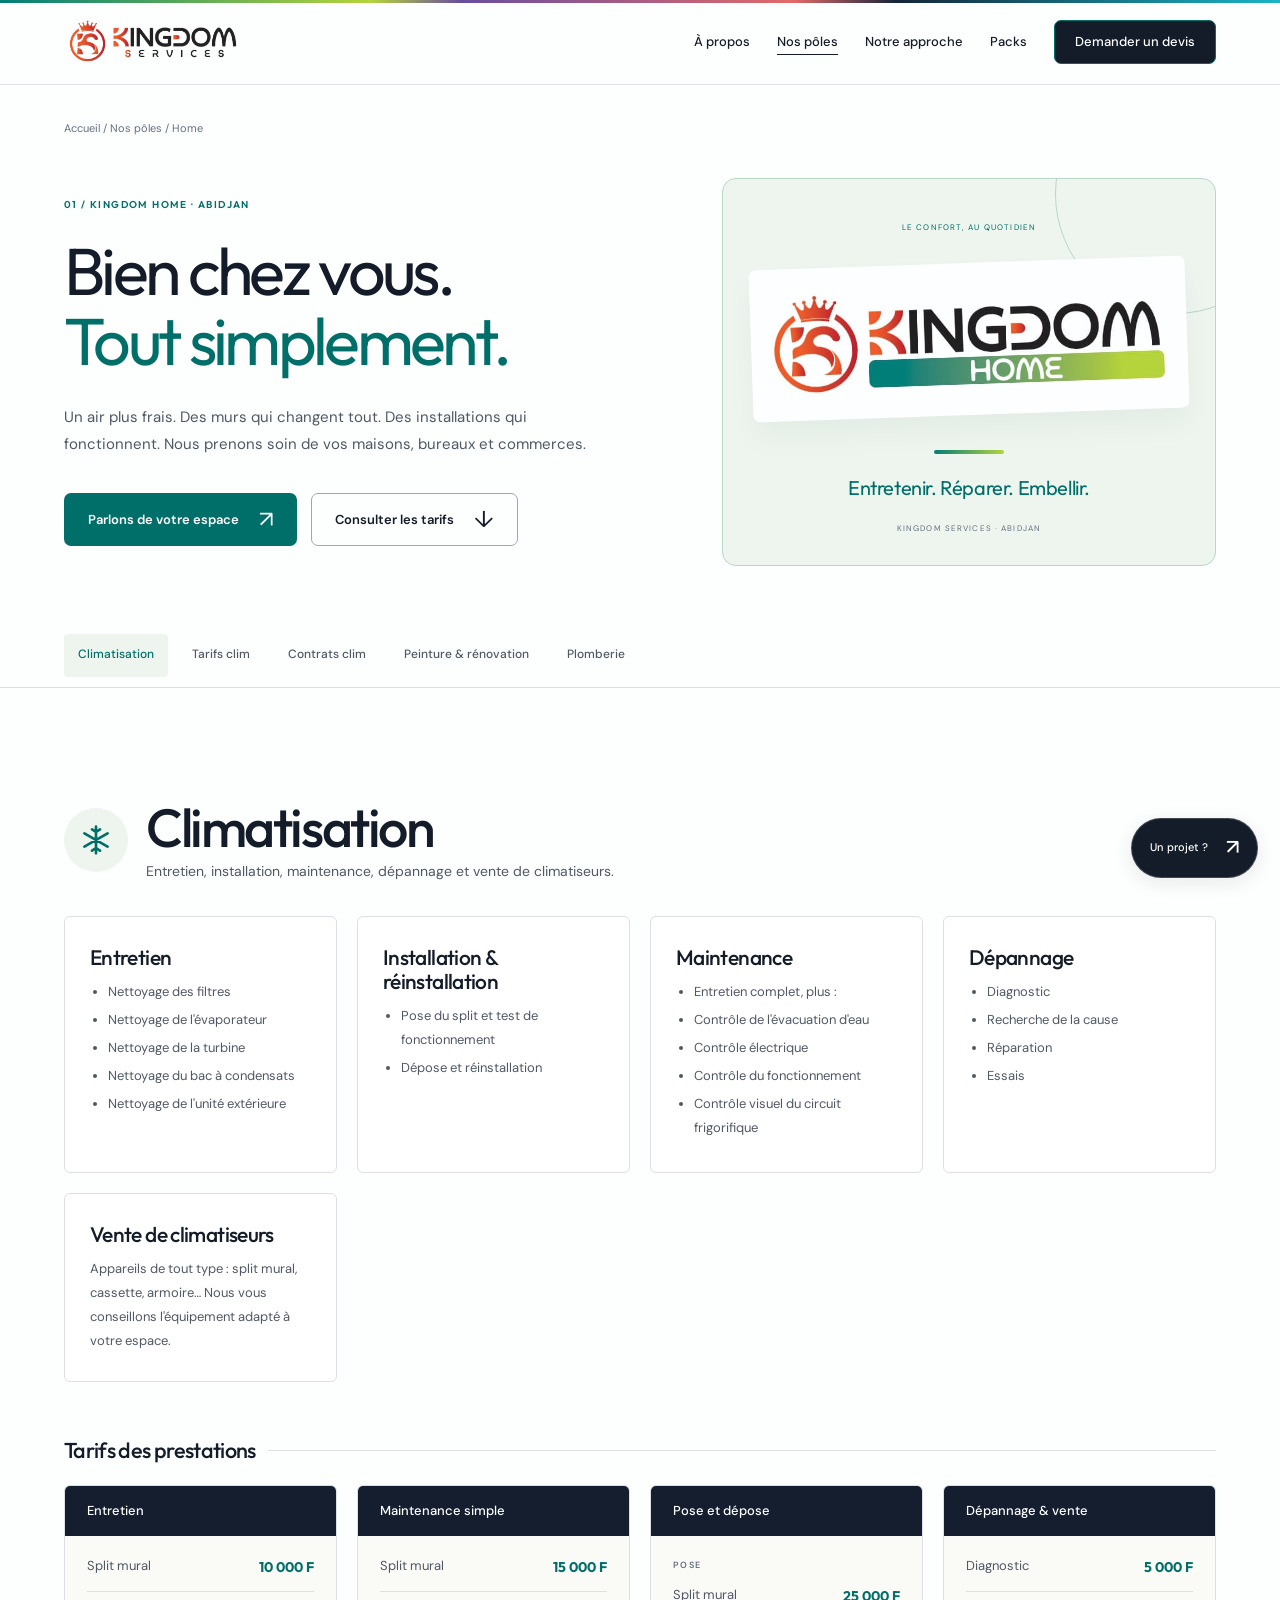
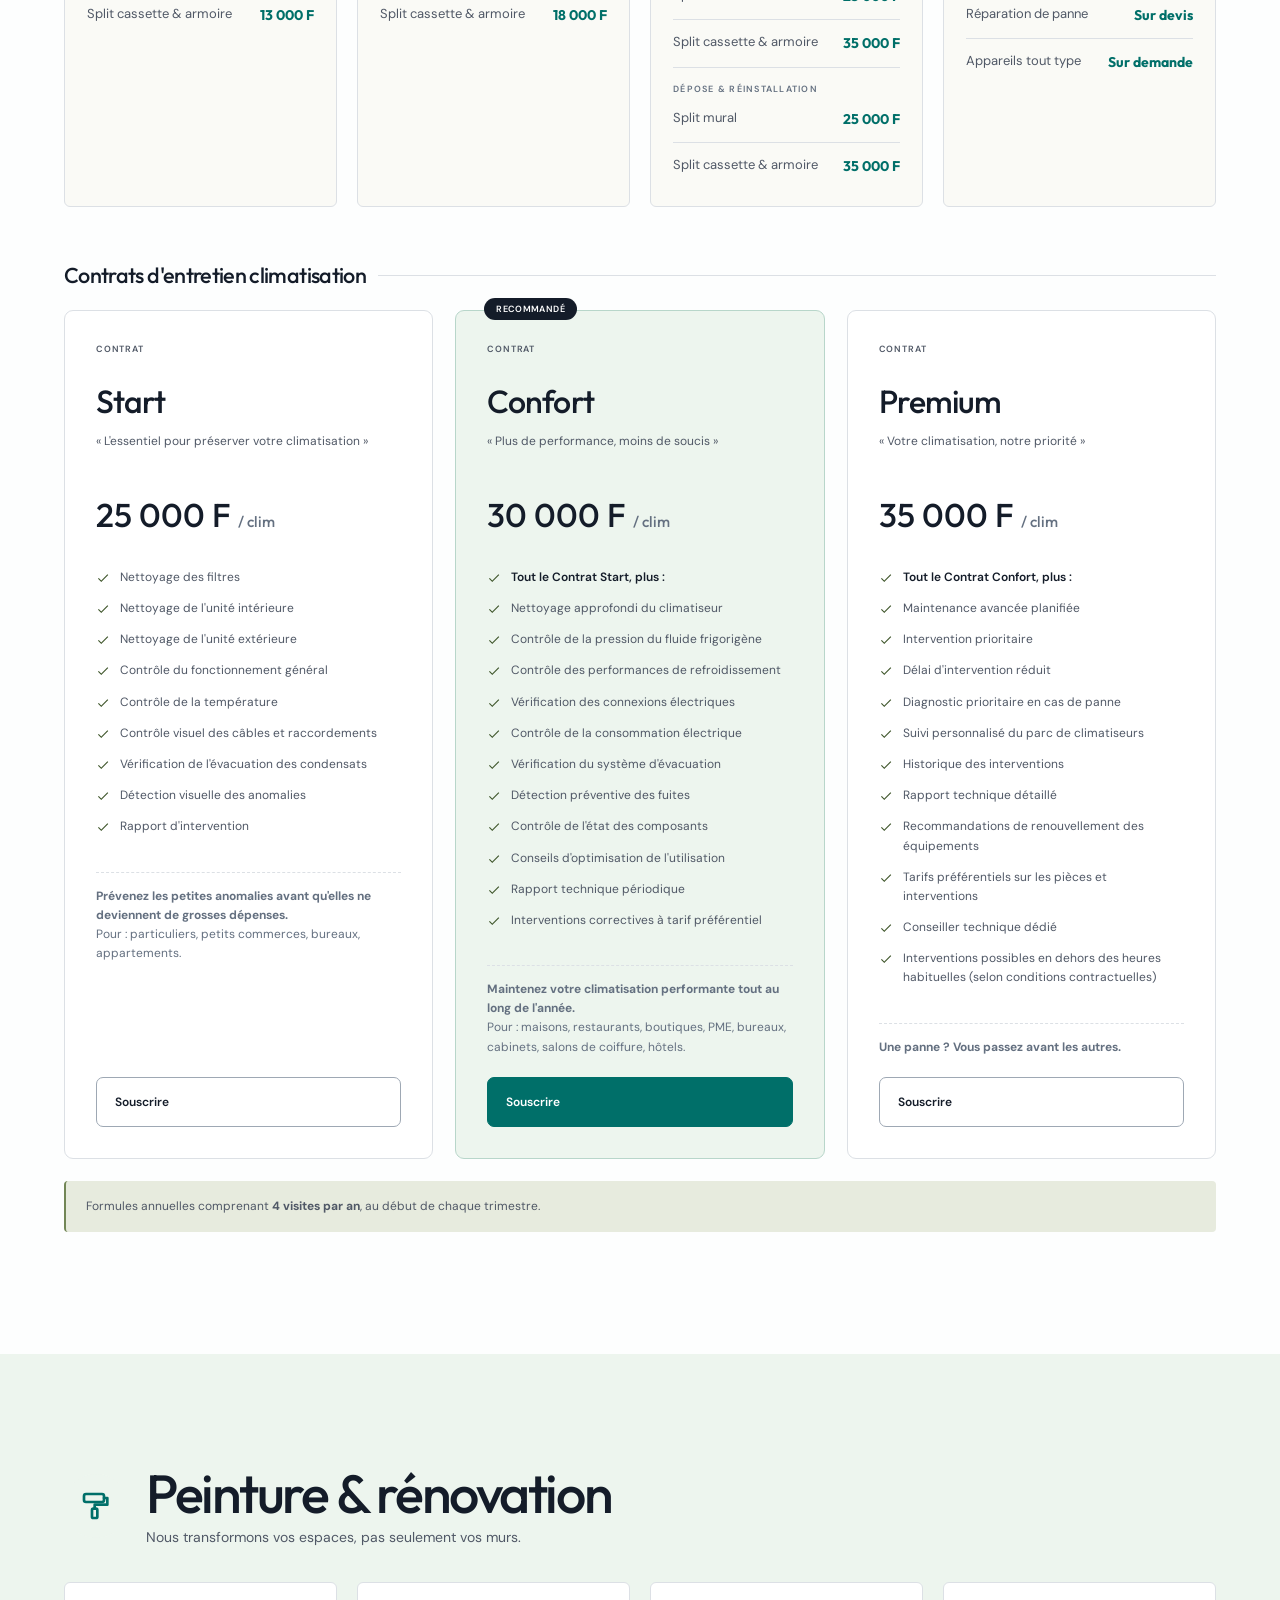
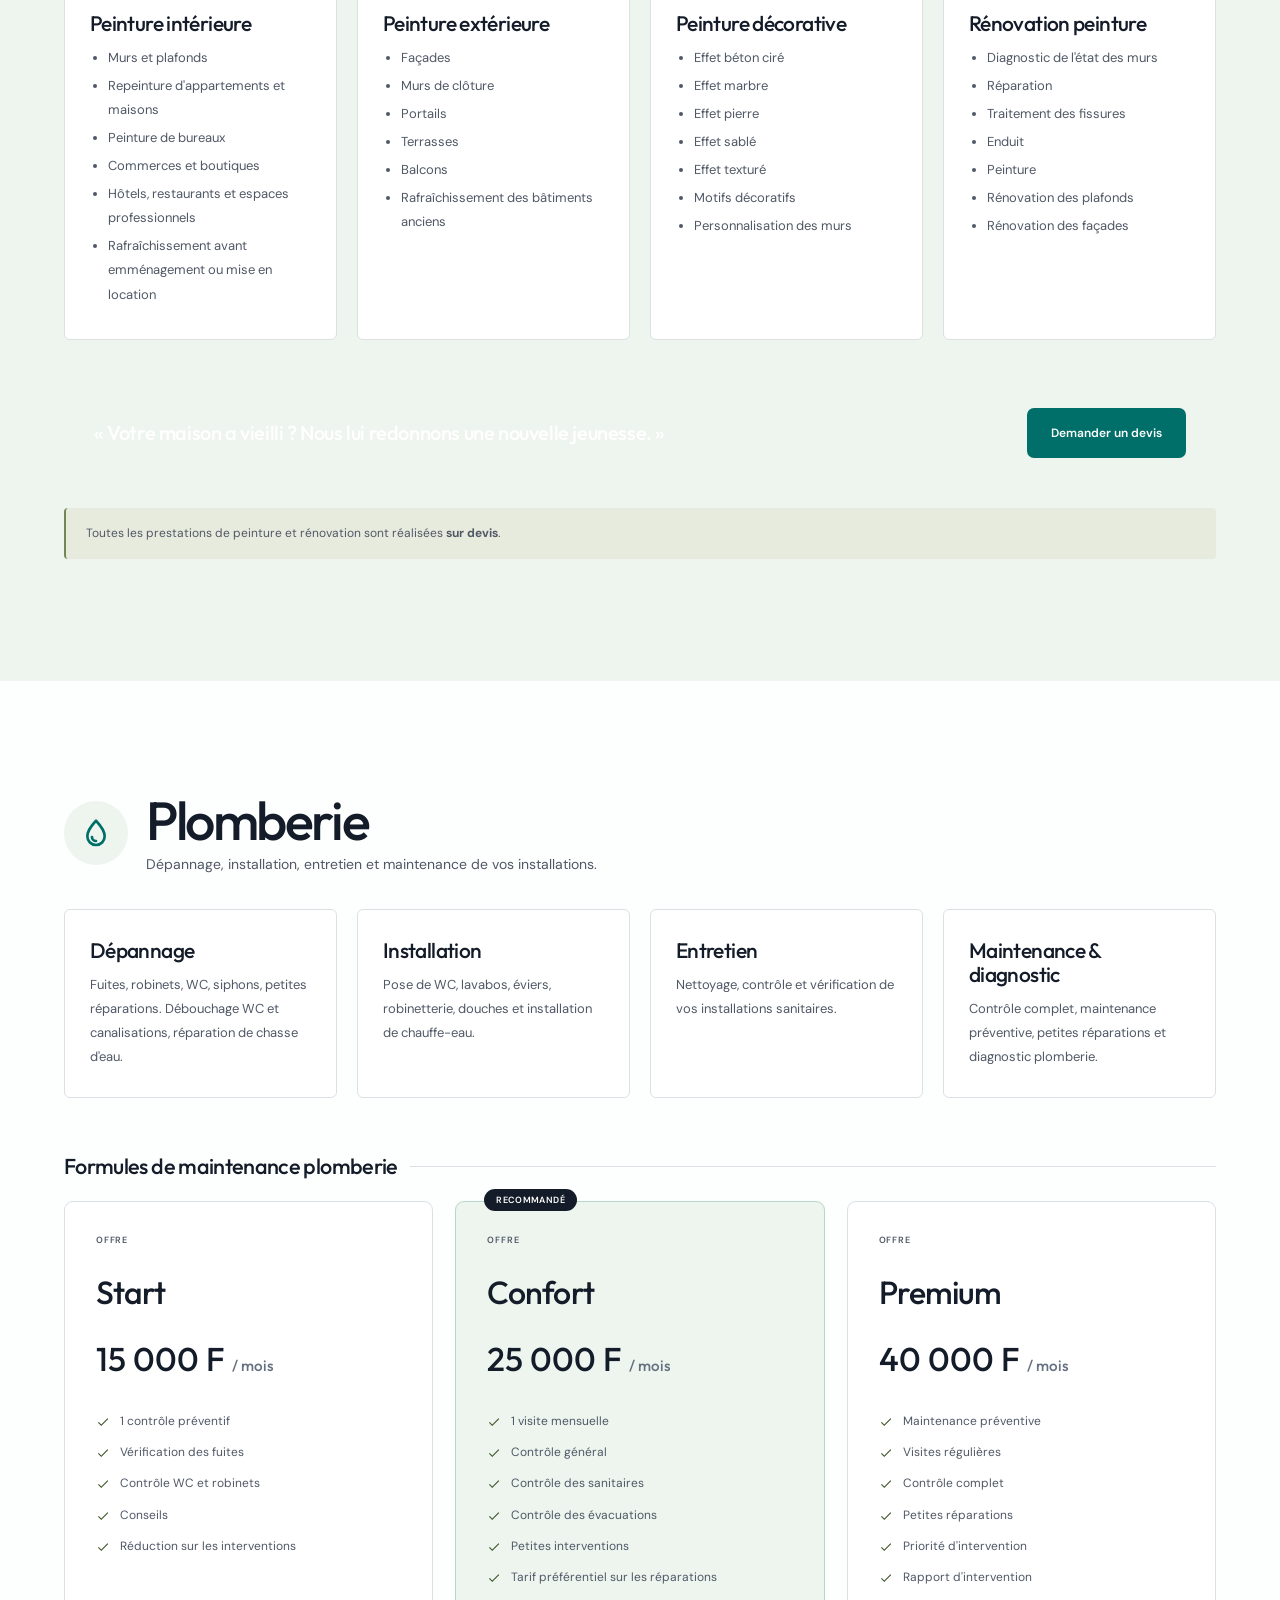
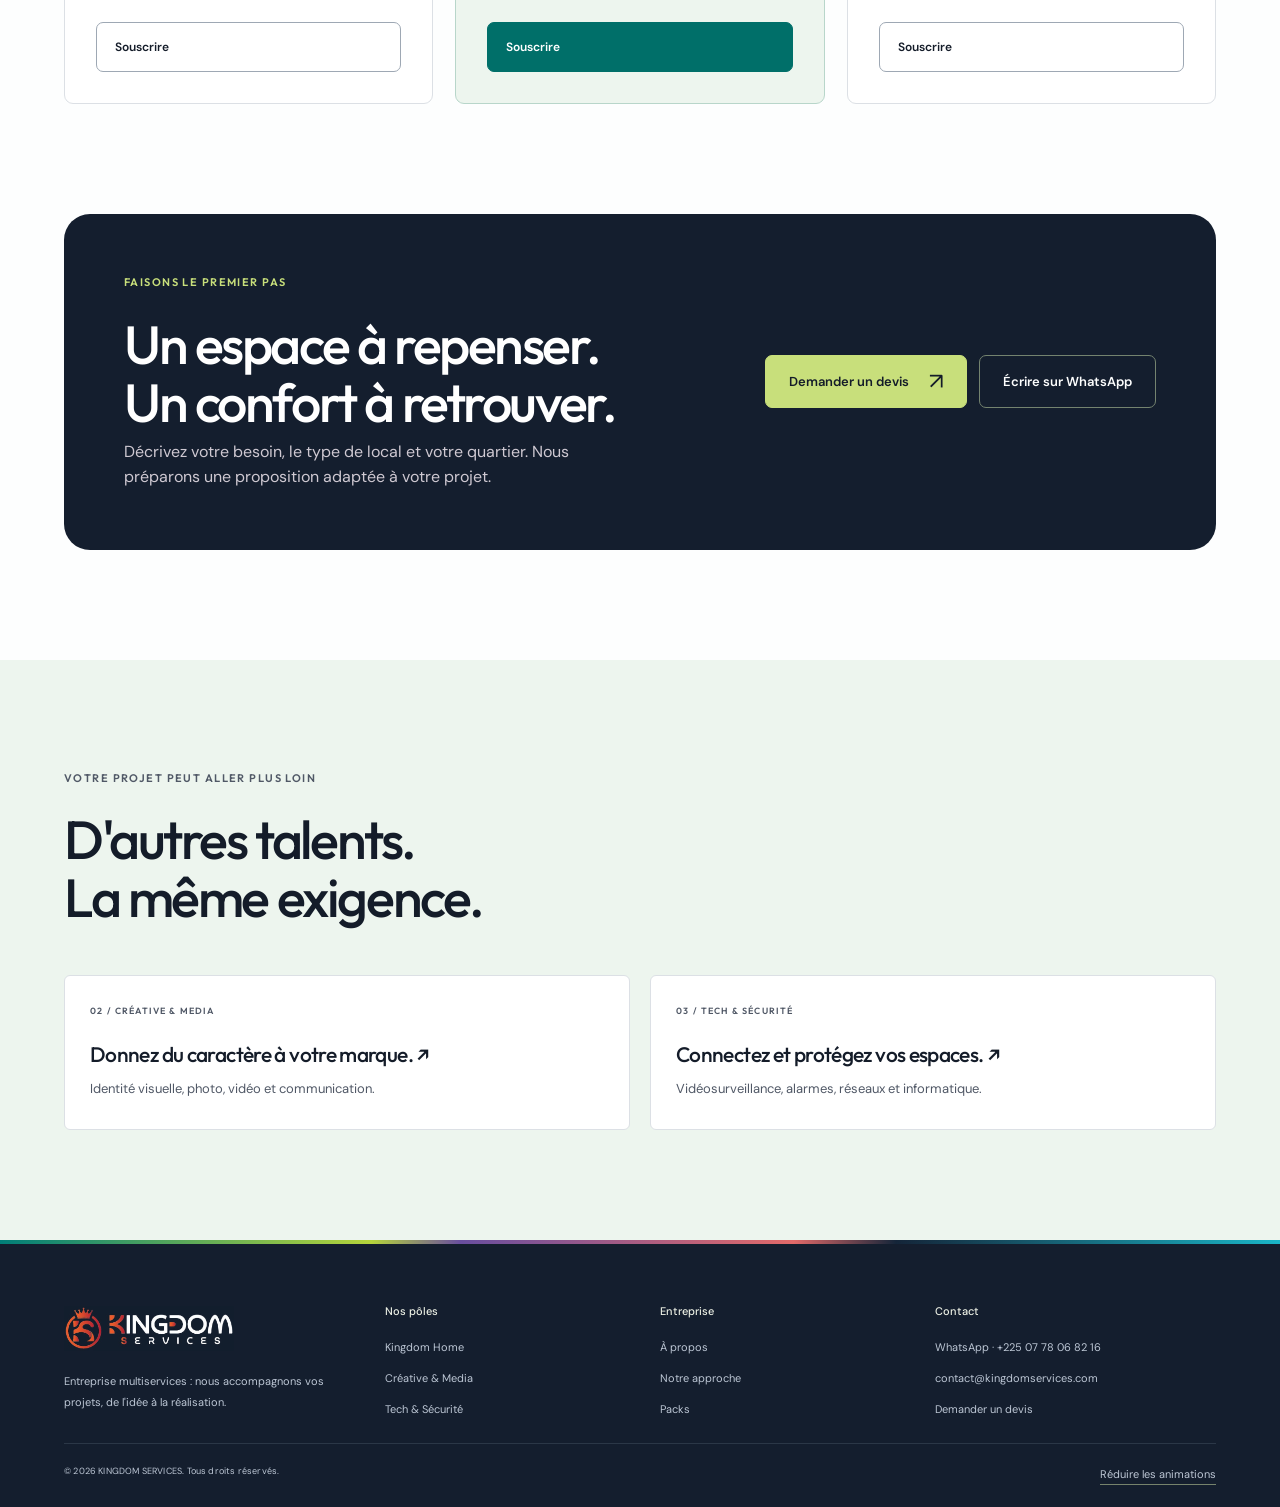
<file: site/pole-home.html>
<!DOCTYPE html>
<html lang="fr">
<head>
  <meta charset="UTF-8">
  <meta name="viewport" content="width=device-width, initial-scale=1">
  <title>Climatisation, peinture &amp; plomberie à Abidjan | Kingdom Home</title>
  <meta name="description" content="À Abidjan, Kingdom Home entretient et transforme vos espaces : climatisation, peinture, rénovation et plomberie. Consultez nos tarifs et demandez votre devis.">
  <meta name="theme-color" content="#171b19">
  <link rel="icon" type="image/png" href="assets/img/emblem-color.png">
  <link rel="preconnect" href="https://fonts.googleapis.com">
  <link rel="preconnect" href="https://fonts.gstatic.com" crossorigin>
  <link href="https://fonts.googleapis.com/css2?family=DM+Sans:wght@400;450;500;600;700&family=Outfit:wght@400;500;600;700&display=swap" rel="stylesheet">
  <link rel="stylesheet" href="css/style.css">
  <link rel="stylesheet" href="css/design.css">
  <link rel="stylesheet" href="css/catalogue.css">
  <link rel="stylesheet" href="css/brand.css">
<noscript><style>.motion-toggle{display:none}#devis-form{display:none}@media(max-width:920px){.header{position:static}.header .wrap{height:auto;flex-wrap:wrap;padding-block:15px}.burger{display:none}.nav{position:static;visibility:visible;opacity:1;pointer-events:auto;transform:none;width:100%;max-height:none;padding:8px 0}.subnav{top:0}}</style></noscript>
</head>
<body class="pole--home">
<div class="scroll-progress" aria-hidden="true"></div>
<a class="skip-link" href="#contenu">Aller au contenu</a>

<header class="header">
  <div class="wrap">
    <a href="index.html" class="header__logo" aria-label="KINGDOM SERVICES — accueil"><img src="assets/img/logo-color.png" alt="KINGDOM SERVICES"></a>
    <button class="burger" type="button" aria-label="Ouvrir le menu" aria-expanded="false" aria-controls="main-nav"><span></span><span></span><span></span></button>
    <nav class="nav" id="main-nav" aria-label="Navigation principale">
      <a href="index.html#apropos">À propos</a>
      <div class="dropdown">
        <a href="index.html#poles" class="is-active">Nos pôles</a>
        <div class="dropdown__menu">
          <a href="pole-home.html" aria-current="page"><span class="dot dot--home"></span>Kingdom Home</a>
          <a href="pole-creative.html"><span class="dot dot--crea"></span>Créative &amp; Media</a>
          <a href="pole-tech.html"><span class="dot dot--tech"></span>Tech &amp; Sécurité</a>
        </div>
      </div>
      <a href="index.html#approche">Notre approche</a>
      <a href="index.html#packs">Packs</a>
      <a href="index.html#devis" class="btn btn--primary" data-devis="Home — Climatisation|">Demander un devis</a>
    </nav>
  </div>
</header>

<main id="contenu">
  <section class="pole-hero editorial-hero">
    <div class="wrap">
      <div class="breadcrumb"><a href="index.html">Accueil</a> / <a href="index.html#poles">Nos pôles</a> / Home</div>
      <div class="editorial-hero__grid">
        <div class="editorial-hero__copy">
          <span class="eyebrow">01 / Kingdom Home · Abidjan</span>
          <h1>Bien chez vous.<br><em>Tout simplement.</em></h1>
          <p>Un air plus frais. Des murs qui changent tout. Des installations qui fonctionnent. Nous prenons soin de vos maisons, bureaux et commerces.</p>
          <div class="hero__actions">
            <a href="index.html#devis" class="btn btn--light" data-devis="Home — Climatisation|">Parlons de votre espace <span aria-hidden="true">↗</span></a>
            <a href="#tarifs-clim" class="btn btn--ghost">Consulter les tarifs <span aria-hidden="true">↓</span></a>
          </div>
        </div>
        <div class="pole-signature pole-signature--home"><span class="pole-signature__eyebrow">LE CONFORT, AU QUOTIDIEN</span><div class="pole-signature__logo"><span class="brand-logo "><img src="assets/img/kingdom-home.jpg" width="1000" height="1000" alt="Kingdom Home" decoding="async"></span></div><div class="pole-signature__rule" aria-hidden="true"></div><p>Entretenir. Réparer. Embellir.</p><span class="pole-signature__note">KINGDOM SERVICES · ABIDJAN</span></div>
      </div>
    </div>
  </section>

  <nav class="subnav" aria-label="Métiers du pôle Home">
    <div class="wrap">
      <a href="#climatisation">Climatisation</a>
      <a href="#tarifs-clim">Tarifs clim</a>
      <a href="#contrats-clim">Contrats clim</a>
      <a href="#peinture">Peinture &amp; rénovation</a>
      <a href="#plomberie">Plomberie</a>
    </div>
  </nav>

  <!-- ================= CLIMATISATION ================= -->
  <section class="section" id="climatisation">
    <div class="wrap">
      <div class="metier-head reveal">
        <span class="service__icon"><svg viewBox="0 0 24 24" fill="none" stroke="currentColor" stroke-width="2" stroke-linecap="round"><path d="M12 2v20M3.3 7l17.4 10M3.3 17 20.7 7M9 4l3 2 3-2M9 20l3-2 3 2"/></svg></span>
        <div><h2>Climatisation</h2><p>Entretien, installation, maintenance, dépannage et vente de climatiseurs.</p></div>
      </div>

      <div class="services">
        <div class="service reveal">
          <h3>Entretien</h3>
          <ul>
            <li>Nettoyage des filtres</li>
            <li>Nettoyage de l'évaporateur</li>
            <li>Nettoyage de la turbine</li>
            <li>Nettoyage du bac à condensats</li>
            <li>Nettoyage de l'unité extérieure</li>
          </ul>
        </div>
        <div class="service reveal">
          <h3>Installation &amp; réinstallation</h3>
          <ul>
            <li>Pose du split et test de fonctionnement</li>
            <li>Dépose et réinstallation</li>
          </ul>
        </div>
        <div class="service reveal">
          <h3>Maintenance</h3>
          <ul>
            <li>Entretien complet, plus :</li>
            <li>Contrôle de l'évacuation d'eau</li>
            <li>Contrôle électrique</li>
            <li>Contrôle du fonctionnement</li>
            <li>Contrôle visuel du circuit frigorifique</li>
          </ul>
        </div>
        <div class="service reveal">
          <h3>Dépannage</h3>
          <ul>
            <li>Diagnostic</li>
            <li>Recherche de la cause</li>
            <li>Réparation</li>
            <li>Essais</li>
          </ul>
        </div>
        <div class="service reveal">
          <h3>Vente de climatiseurs</h3>
          <p>Appareils de tout type : split mural, cassette, armoire… Nous vous conseillons l'équipement adapté à votre espace.</p>
        </div>
      </div>

      <h3 class="sub-title" id="tarifs-clim">Tarifs des prestations</h3>
      <div class="prices">
        <div class="price-card reveal">
          <h3>Entretien</h3>
          <dl>
            <div class="price-row"><dt>Split mural</dt><dd>10 000 F</dd></div>
            <div class="price-row"><dt>Split cassette &amp; armoire</dt><dd>13 000 F</dd></div>
          </dl>
        </div>
        <div class="price-card reveal">
          <h3>Maintenance simple</h3>
          <dl>
            <div class="price-row"><dt>Split mural</dt><dd>15 000 F</dd></div>
            <div class="price-row"><dt>Split cassette &amp; armoire</dt><dd>18 000 F</dd></div>
          </dl>
        </div>
        <div class="price-card reveal">
          <h3>Pose et dépose</h3>
          <dl>
            <div class="price-sub">Pose</div>
            <div class="price-row"><dt>Split mural</dt><dd>25 000 F</dd></div>
            <div class="price-row"><dt>Split cassette &amp; armoire</dt><dd>35 000 F</dd></div>
            <div class="price-sub">Dépose &amp; réinstallation</div>
            <div class="price-row"><dt>Split mural</dt><dd>25 000 F</dd></div>
            <div class="price-row"><dt>Split cassette &amp; armoire</dt><dd>35 000 F</dd></div>
          </dl>
        </div>
        <div class="price-card reveal">
          <h3>Dépannage &amp; vente</h3>
          <dl>
            <div class="price-row"><dt>Diagnostic</dt><dd>5 000 F</dd></div>
            <div class="price-row"><dt>Réparation de panne</dt><dd>Sur devis</dd></div>
            <div class="price-row"><dt>Appareils tout type</dt><dd>Sur demande</dd></div>
          </dl>
        </div>
      </div>

      <h3 class="sub-title" id="contrats-clim">Contrats d'entretien climatisation</h3>
      <div class="packs">
        <article class="pack reveal">
          <span class="pack__name">Contrat</span>
          <h3 class="pack__title">Start</h3>
          <p class="pack__quote">« L'essentiel pour préserver votre climatisation »</p>
          <div class="pack__price">25 000 F <small>/ clim</small></div>
          <ul>
            <li>Nettoyage des filtres</li>
            <li>Nettoyage de l'unité intérieure</li>
            <li>Nettoyage de l'unité extérieure</li>
            <li>Contrôle du fonctionnement général</li>
            <li>Contrôle de la température</li>
            <li>Contrôle visuel des câbles et raccordements</li>
            <li>Vérification de l'évacuation des condensats</li>
            <li>Détection visuelle des anomalies</li>
            <li>Rapport d'intervention</li>
          </ul>
          <p class="pack__target"><strong>Prévenez les petites anomalies avant qu'elles ne deviennent de grosses dépenses.</strong><br>Pour : particuliers, petits commerces, bureaux, appartements.</p>
          <a href="index.html#devis" class="btn btn--ghost" data-devis="Home — Climatisation|Contrat Start">Souscrire</a>
        </article>

        <article class="pack pack--featured reveal">
          <span class="pack__badge">Recommandé</span>
          <span class="pack__name">Contrat</span>
          <h3 class="pack__title">Confort</h3>
          <p class="pack__quote">« Plus de performance, moins de soucis »</p>
          <div class="pack__price">30 000 F <small>/ clim</small></div>
          <ul>
            <li class="is-plus">Tout le Contrat Start, plus :</li>
            <li>Nettoyage approfondi du climatiseur</li>
            <li>Contrôle de la pression du fluide frigorigène</li>
            <li>Contrôle des performances de refroidissement</li>
            <li>Vérification des connexions électriques</li>
            <li>Contrôle de la consommation électrique</li>
            <li>Vérification du système d'évacuation</li>
            <li>Détection préventive des fuites</li>
            <li>Contrôle de l'état des composants</li>
            <li>Conseils d'optimisation de l'utilisation</li>
            <li>Rapport technique périodique</li>
            <li>Interventions correctives à tarif préférentiel</li>
          </ul>
          <p class="pack__target"><strong>Maintenez votre climatisation performante tout au long de l'année.</strong><br>Pour : maisons, restaurants, boutiques, PME, bureaux, cabinets, salons de coiffure, hôtels.</p>
          <a href="index.html#devis" class="btn btn--primary" data-devis="Home — Climatisation|Contrat Confort">Souscrire</a>
        </article>

        <article class="pack reveal">
          <span class="pack__name">Contrat</span>
          <h3 class="pack__title">Premium</h3>
          <p class="pack__quote">« Votre climatisation, notre priorité »</p>
          <div class="pack__price">35 000 F <small>/ clim</small></div>
          <ul>
            <li class="is-plus">Tout le Contrat Confort, plus :</li>
            <li>Maintenance avancée planifiée</li>
            <li>Intervention prioritaire</li>
            <li>Délai d'intervention réduit</li>
            <li>Diagnostic prioritaire en cas de panne</li>
            <li>Suivi personnalisé du parc de climatiseurs</li>
            <li>Historique des interventions</li>
            <li>Rapport technique détaillé</li>
            <li>Recommandations de renouvellement des équipements</li>
            <li>Tarifs préférentiels sur les pièces et interventions</li>
            <li>Conseiller technique dédié</li>
            <li>Interventions possibles en dehors des heures habituelles (selon conditions contractuelles)</li>
          </ul>
          <p class="pack__target"><strong>Une panne ? Vous passez avant les autres.</strong></p>
          <a href="index.html#devis" class="btn btn--ghost" data-devis="Home — Climatisation|Contrat Premium">Souscrire</a>
        </article>
      </div>
      <p class="note">Formules annuelles comprenant <strong>4 visites par an</strong>, au début de chaque trimestre.</p>
    </div>
  </section>

  <!-- ================= PEINTURE ================= -->
  <section class="section section--soft" id="peinture">
    <div class="wrap">
      <div class="metier-head reveal">
        <span class="service__icon"><svg viewBox="0 0 24 24" fill="none" stroke="currentColor" stroke-width="2" stroke-linecap="round" stroke-linejoin="round"><rect x="3" y="3" width="15" height="6" rx="1.5"/><path d="M18 6h2.5v5H11v3"/><rect x="9" y="14" width="4" height="7" rx="1"/></svg></span>
        <div><h2>Peinture &amp; rénovation</h2><p>Nous transformons vos espaces, pas seulement vos murs.</p></div>
      </div>

      <div class="services">
        <div class="service reveal">
          <h3>Peinture intérieure</h3>
          <ul>
            <li>Murs et plafonds</li>
            <li>Repeinture d'appartements et maisons</li>
            <li>Peinture de bureaux</li>
            <li>Commerces et boutiques</li>
            <li>Hôtels, restaurants et espaces professionnels</li>
            <li>Rafraîchissement avant emménagement ou mise en location</li>
          </ul>
        </div>
        <div class="service reveal">
          <h3>Peinture extérieure</h3>
          <ul>
            <li>Façades</li>
            <li>Murs de clôture</li>
            <li>Portails</li>
            <li>Terrasses</li>
            <li>Balcons</li>
            <li>Rafraîchissement des bâtiments anciens</li>
          </ul>
        </div>
        <div class="service reveal">
          <h3>Peinture décorative</h3>
          <ul>
            <li>Effet béton ciré</li>
            <li>Effet marbre</li>
            <li>Effet pierre</li>
            <li>Effet sablé</li>
            <li>Effet texturé</li>
            <li>Motifs décoratifs</li>
            <li>Personnalisation des murs</li>
          </ul>
        </div>
        <div class="service reveal">
          <h3>Rénovation peinture</h3>
          <ul>
            <li>Diagnostic de l'état des murs</li>
            <li>Réparation</li>
            <li>Traitement des fissures</li>
            <li>Enduit</li>
            <li>Peinture</li>
            <li>Rénovation des plafonds</li>
            <li>Rénovation des façades</li>
          </ul>
        </div>
      </div>

      <div class="quote-band reveal">
        <span>« Votre maison a vieilli ? Nous lui redonnons une nouvelle jeunesse. »</span>
        <a href="index.html#devis" class="btn btn--light" data-devis="Home — Peinture &amp; rénovation|">Demander un devis</a>
      </div>
      <p class="note">Toutes les prestations de peinture et rénovation sont réalisées <strong>sur devis</strong>.</p>
    </div>
  </section>

  <!-- ================= PLOMBERIE ================= -->
  <section class="section" id="plomberie">
    <div class="wrap">
      <div class="metier-head reveal">
        <span class="service__icon"><svg viewBox="0 0 24 24" fill="none" stroke="currentColor" stroke-width="2" stroke-linecap="round" stroke-linejoin="round"><path d="M12 2.8S5.5 9.6 5.5 14.5a6.5 6.5 0 0 0 13 0C18.5 9.6 12 2.8 12 2.8Z"/><path d="M9 15a3 3 0 0 0 3 3"/></svg></span>
        <div><h2>Plomberie</h2><p>Dépannage, installation, entretien et maintenance de vos installations.</p></div>
      </div>

      <div class="services">
        <div class="service reveal">
          <h3>Dépannage</h3>
          <p>Fuites, robinets, WC, siphons, petites réparations. Débouchage WC et canalisations, réparation de chasse d'eau.</p>
        </div>
        <div class="service reveal">
          <h3>Installation</h3>
          <p>Pose de WC, lavabos, éviers, robinetterie, douches et installation de chauffe-eau.</p>
        </div>
        <div class="service reveal">
          <h3>Entretien</h3>
          <p>Nettoyage, contrôle et vérification de vos installations sanitaires.</p>
        </div>
        <div class="service reveal">
          <h3>Maintenance &amp; diagnostic</h3>
          <p>Contrôle complet, maintenance préventive, petites réparations et diagnostic plomberie.</p>
        </div>
      </div>

      <h3 class="sub-title">Formules de maintenance plomberie</h3>
      <div class="packs">
        <article class="pack reveal">
          <span class="pack__name">Offre</span>
          <h3 class="pack__title">Start</h3>
          <div class="pack__price">15 000 F <small>/ mois</small></div>
          <ul>
            <li>1 contrôle préventif</li>
            <li>Vérification des fuites</li>
            <li>Contrôle WC et robinets</li>
            <li>Conseils</li>
            <li>Réduction sur les interventions</li>
          </ul>
          <a href="index.html#devis" class="btn btn--ghost" data-devis="Home — Plomberie|Contrat Start">Souscrire</a>
        </article>
        <article class="pack pack--featured reveal">
          <span class="pack__badge">Recommandé</span>
          <span class="pack__name">Offre</span>
          <h3 class="pack__title">Confort</h3>
          <div class="pack__price">25 000 F <small>/ mois</small></div>
          <ul>
            <li>1 visite mensuelle</li>
            <li>Contrôle général</li>
            <li>Contrôle des sanitaires</li>
            <li>Contrôle des évacuations</li>
            <li>Petites interventions</li>
            <li>Tarif préférentiel sur les réparations</li>
          </ul>
          <a href="index.html#devis" class="btn btn--primary" data-devis="Home — Plomberie|Contrat Confort">Souscrire</a>
        </article>
        <article class="pack reveal">
          <span class="pack__name">Offre</span>
          <h3 class="pack__title">Premium</h3>
          <div class="pack__price">40 000 F <small>/ mois</small></div>
          <ul>
            <li>Maintenance préventive</li>
            <li>Visites régulières</li>
            <li>Contrôle complet</li>
            <li>Petites réparations</li>
            <li>Priorité d'intervention</li>
            <li>Rapport d'intervention</li>
          </ul>
          <a href="index.html#devis" class="btn btn--ghost" data-devis="Home — Plomberie|Contrat Premium">Souscrire</a>
        </article>
      </div>
    </div>
  </section>
  <section class="section" style="padding-top:0">
    <div class="wrap">
      <div class="cta-band reveal">
        <div>
          <span class="eyebrow">Faisons le premier pas</span>
          <h2>Un espace à repenser.<br>Un confort à retrouver.</h2>
          <p>Décrivez votre besoin, le type de local et votre quartier. Nous préparons une proposition adaptée à votre projet.</p>
        </div>
        <div class="cta-band__actions">
          <a href="index.html#devis" class="btn btn--primary" data-devis="Home — Climatisation|">Demander un devis <span aria-hidden="true">↗</span></a>
          <a class="btn btn--ghost" data-whatsapp>Écrire sur WhatsApp</a>
        </div>
      </div>
    </div>
  </section>
  <section class="section section--soft cross-poles" aria-labelledby="autres-poles">
    <div class="wrap">
      <div class="section-head reveal"><span class="eyebrow">Votre projet peut aller plus loin</span><h2 id="autres-poles">D'autres talents.<br>La même exigence.</h2></div>
      <div class="services">
        <a href="pole-creative.html" class="service cross-pole reveal"><span class="eyebrow">02 / Créative &amp; Media</span><h3>Donnez du caractère à votre marque. <span aria-hidden="true">↗</span></h3><p>Identité visuelle, photo, vidéo et communication.</p></a>
        <a href="pole-tech.html" class="service cross-pole reveal"><span class="eyebrow">03 / Tech &amp; Sécurité</span><h3>Connectez et protégez vos espaces. <span aria-hidden="true">↗</span></h3><p>Vidéosurveillance, alarmes, réseaux et informatique.</p></a>
      </div>
    </div>
  </section>
</main>

<footer class="footer">
  <div class="wrap">
    <div class="footer__grid">
      <div>
        <img class="footer__logo" src="assets/img/logo-color-dark.png" alt="KINGDOM SERVICES">
        <p>Entreprise multiservices : nous accompagnons vos projets, de l'idée à la réalisation.</p>
      </div>
      <div>
        <h4>Nos pôles</h4>
        <ul>
          <li><a href="pole-home.html">Kingdom Home</a></li>
          <li><a href="pole-creative.html">Créative &amp; Media</a></li>
          <li><a href="pole-tech.html">Tech &amp; Sécurité</a></li>
        </ul>
      </div>
      <div>
        <h4>Entreprise</h4>
        <ul>
          <li><a href="index.html#apropos">À propos</a></li>
          <li><a href="index.html#approche">Notre approche</a></li>
          <li><a href="index.html#packs">Packs</a></li>
        </ul>
      </div>
      <div>
        <h4>Contact</h4>
        <ul>
          <li><a data-whatsapp href="https://wa.me/2250778068216" target="_blank" rel="noopener noreferrer">WhatsApp · +225 07 78 06 82 16</a></li>
          <li><a data-email href="mailto:contact@kingdomservices.com">contact@kingdomservices.com</a></li>
          <li><a href="index.html#devis" data-devis="Home — Climatisation|">Demander un devis</a></li>
        </ul>
      </div>
    </div>
    <div class="footer__bottom">
      <span>© <span data-year></span> KINGDOM SERVICES. Tous droits réservés.</span>
      <button class="motion-toggle" type="button" data-motion-toggle aria-pressed="false">Réduire les animations</button>
    </div>
  </div>
</footer>

<a class="project-float" href="index.html#devis" data-devis="Home — Climatisation|">Un projet ? <span aria-hidden="true">↗</span></a>

<script src="js/main.js"></script>
</body>
</html>
</file>
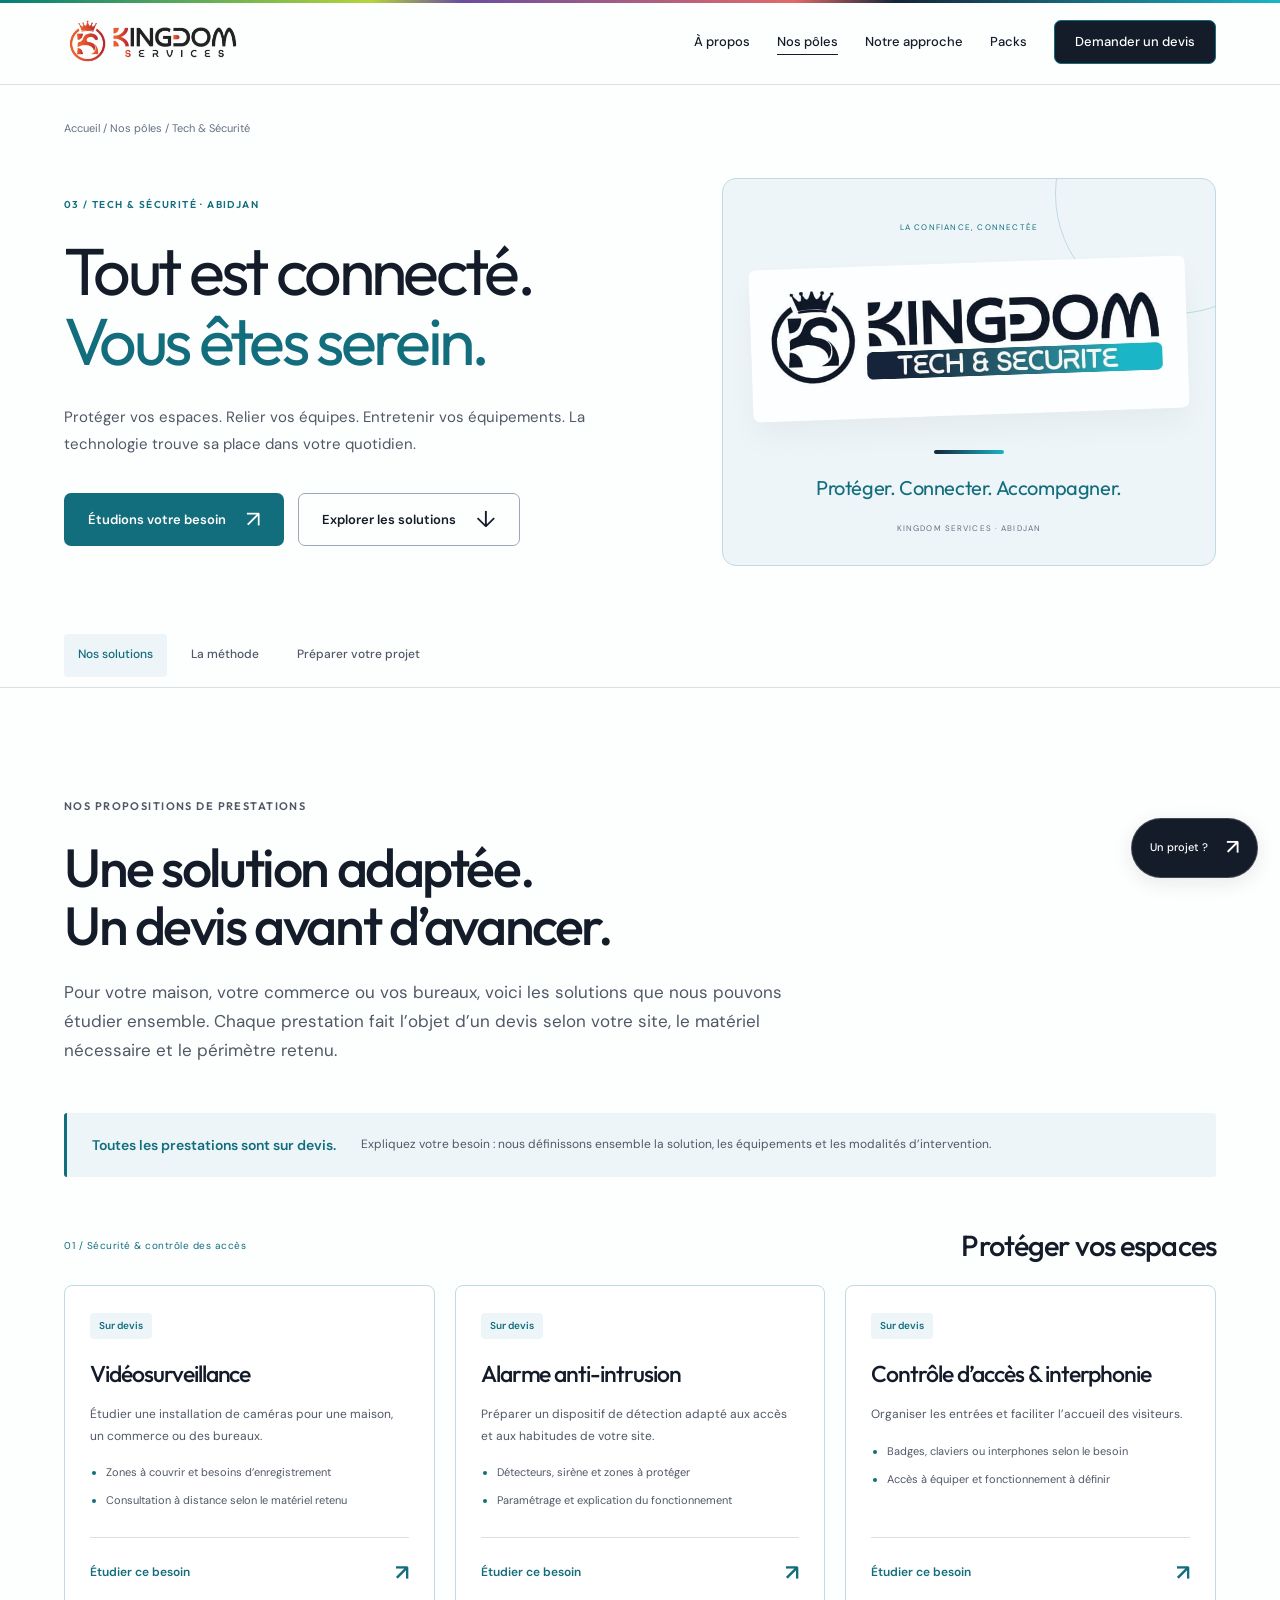
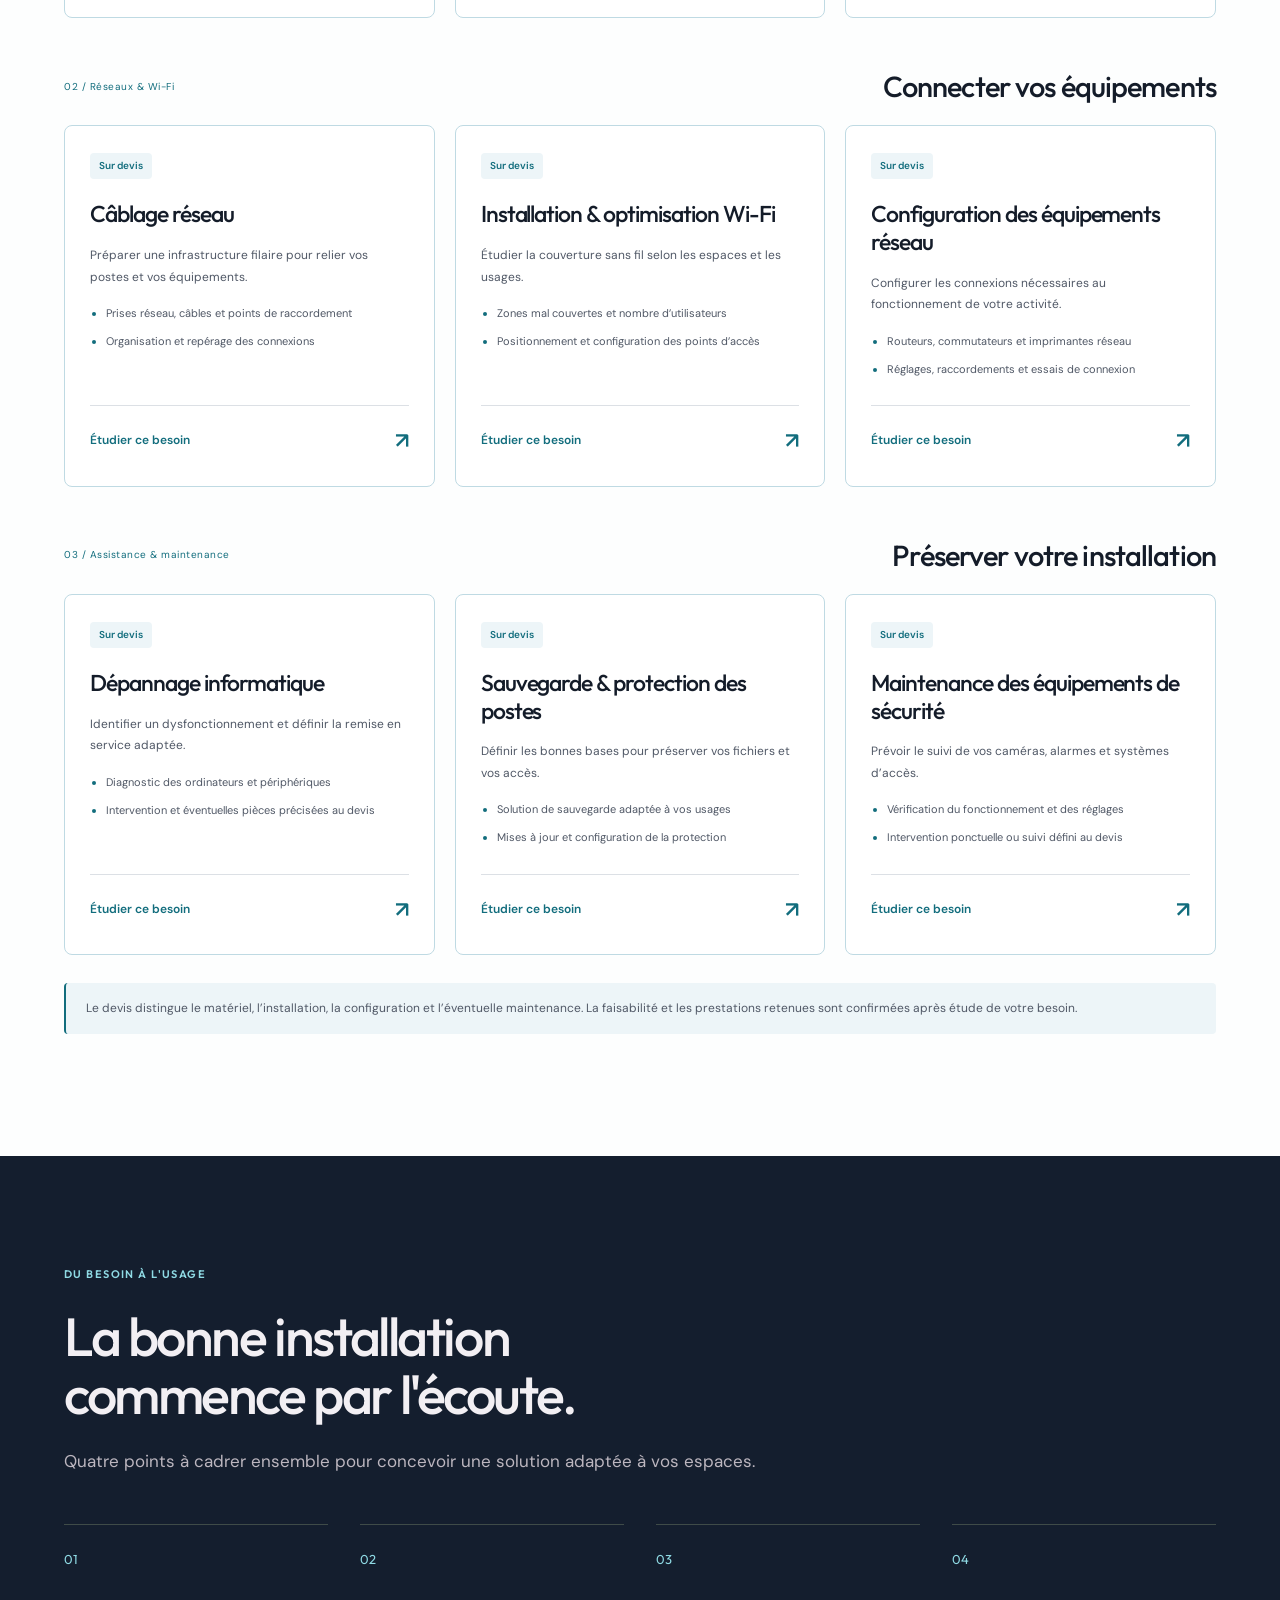
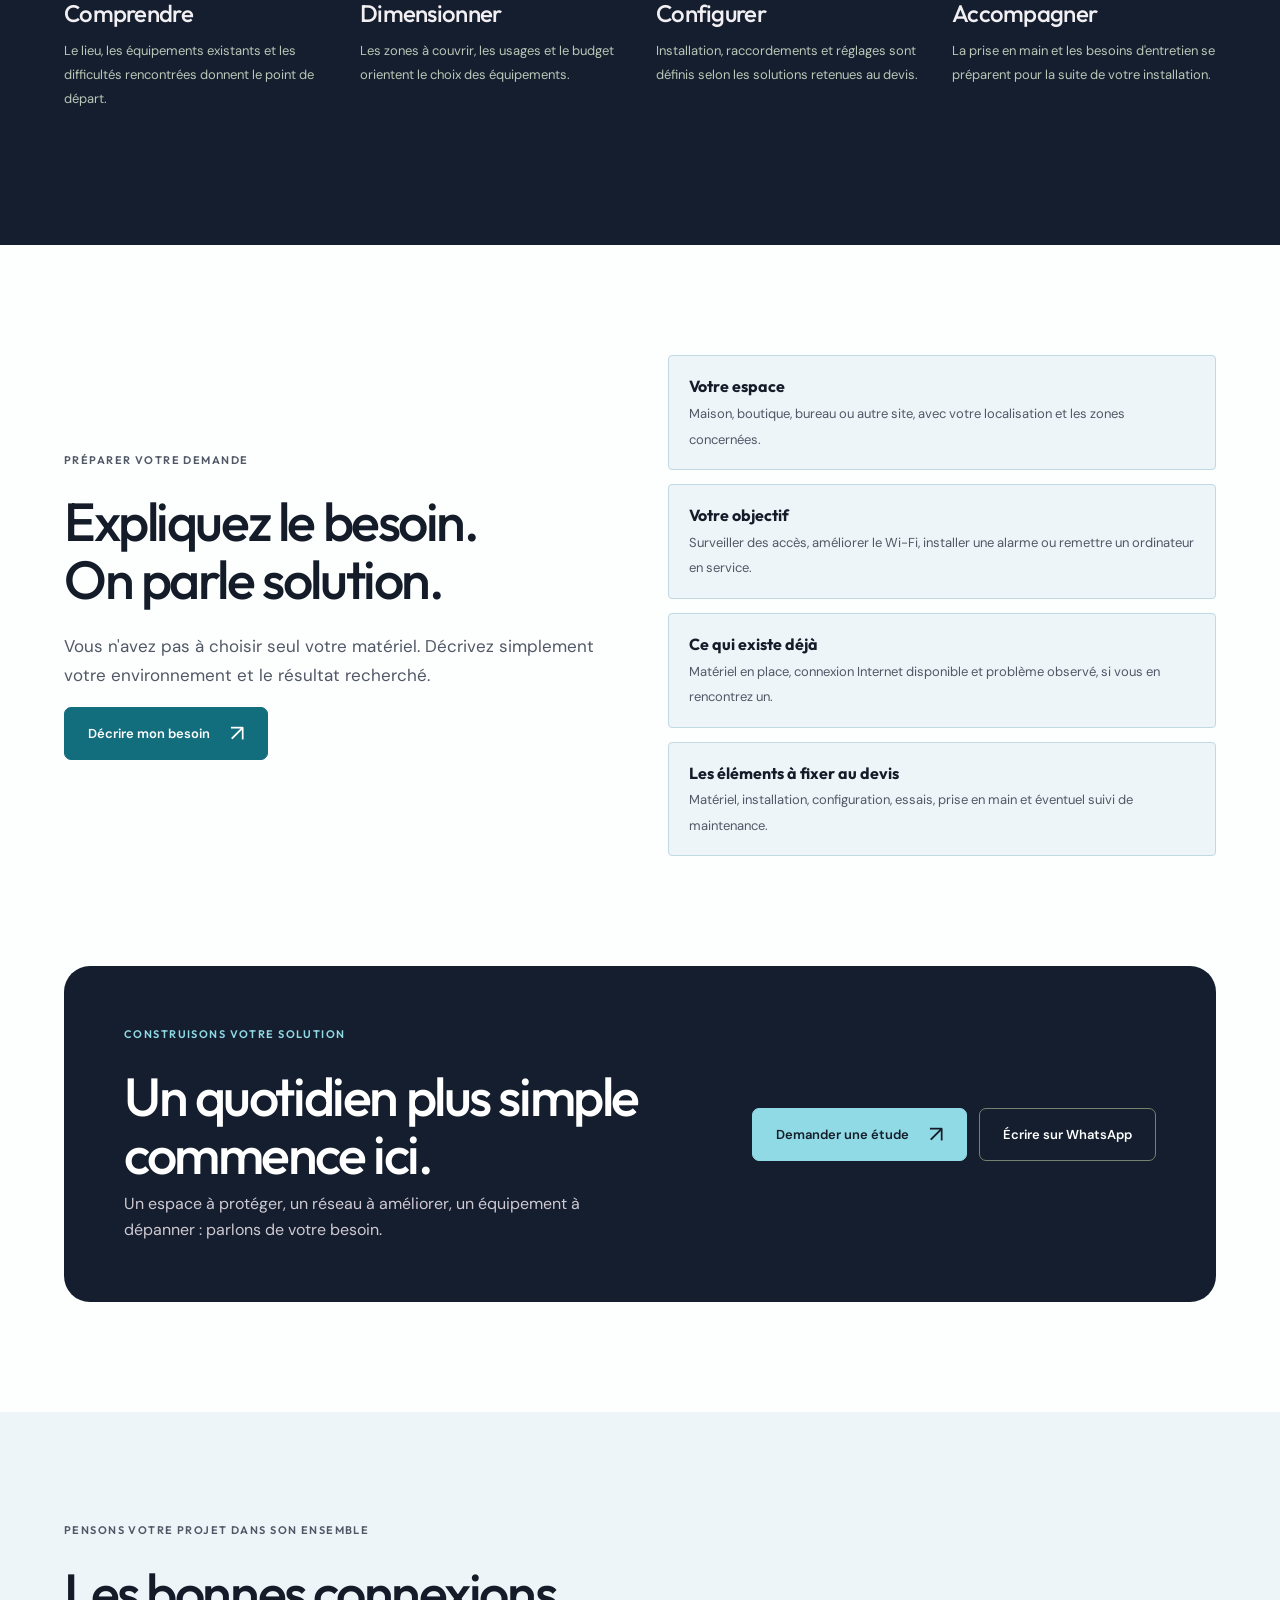
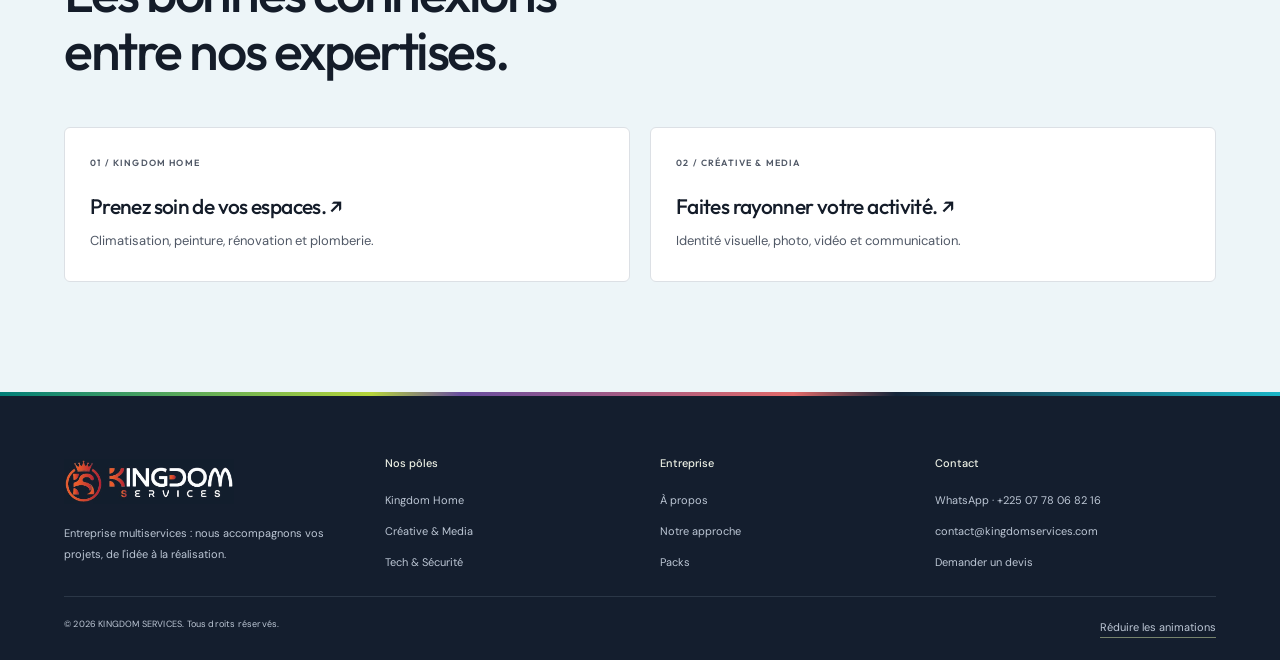
<file: site/pole-tech.html>
<!DOCTYPE html>
<html lang="fr">
<head>
  <meta charset="UTF-8">
  <meta name="viewport" content="width=device-width, initial-scale=1">
  <title>Vidéosurveillance, réseaux &amp; informatique à Abidjan | Kingdom Tech</title>
  <meta name="description" content="À Abidjan, Kingdom Tech &amp; Sécurité vous accompagne en vidéosurveillance, alarmes, contrôle d'accès, réseaux Wi-Fi et maintenance informatique. Étude sur devis.">
  <meta name="theme-color" content="#171b19">
  <link rel="icon" type="image/png" href="assets/img/emblem-color.png">
  <link rel="preconnect" href="https://fonts.googleapis.com">
  <link rel="preconnect" href="https://fonts.gstatic.com" crossorigin>
  <link href="https://fonts.googleapis.com/css2?family=DM+Sans:wght@400;450;500;600;700&family=Outfit:wght@400;500;600;700&display=swap" rel="stylesheet">
  <link rel="stylesheet" href="css/style.css">
  <link rel="stylesheet" href="css/design.css">
  <link rel="stylesheet" href="css/catalogue.css">
  <link rel="stylesheet" href="css/brand.css">
<noscript><style>.motion-toggle{display:none}#devis-form{display:none}@media(max-width:920px){.header{position:static}.header .wrap{height:auto;flex-wrap:wrap;padding-block:15px}.burger{display:none}.nav{position:static;visibility:visible;opacity:1;pointer-events:auto;transform:none;width:100%;max-height:none;padding:8px 0}.subnav{top:0}}</style></noscript>
</head>
<body class="pole--tech">
<div class="scroll-progress" aria-hidden="true"></div>
<a class="skip-link" href="#contenu">Aller au contenu</a>

<header class="header">
  <div class="wrap">
    <a href="index.html" class="header__logo" aria-label="KINGDOM SERVICES — accueil"><img src="assets/img/logo-color.png" alt="KINGDOM SERVICES"></a>
    <button class="burger" type="button" aria-label="Ouvrir le menu" aria-expanded="false" aria-controls="main-nav"><span></span><span></span><span></span></button>
    <nav class="nav" id="main-nav" aria-label="Navigation principale">
      <a href="index.html#apropos">À propos</a>
      <div class="dropdown">
        <a href="index.html#poles" class="is-active">Nos pôles</a>
        <div class="dropdown__menu">
          <a href="pole-home.html"><span class="dot dot--home"></span>Kingdom Home</a>
          <a href="pole-creative.html"><span class="dot dot--crea"></span>Créative &amp; Media</a>
          <a href="pole-tech.html" aria-current="page"><span class="dot dot--tech"></span>Tech &amp; Sécurité</a>
        </div>
      </div>
      <a href="index.html#approche">Notre approche</a>
      <a href="index.html#packs">Packs</a>
      <a href="index.html#devis" class="btn btn--primary" data-devis="Tech &amp; Sécurité|Étude Tech &amp; Sécurité">Demander un devis</a>
    </nav>
  </div>
</header>

<main id="contenu">
  <section class="pole-hero editorial-hero">
    <div class="wrap">
      <div class="breadcrumb"><a href="index.html">Accueil</a> / <a href="index.html#poles">Nos pôles</a> / Tech &amp; Sécurité</div>
      <div class="editorial-hero__grid">
        <div class="editorial-hero__copy">
          <span class="eyebrow">03 / Tech &amp; Sécurité · Abidjan</span>
          <h1>Tout est connecté.<br><em>Vous êtes serein.</em></h1>
          <p>Protéger vos espaces. Relier vos équipes. Entretenir vos équipements. La technologie trouve sa place dans votre quotidien.</p>
          <div class="hero__actions">
            <a href="index.html#devis" class="btn btn--light" data-devis="Tech &amp; Sécurité|Étude Tech &amp; Sécurité">Étudions votre besoin <span aria-hidden="true">↗</span></a>
            <a href="#services" class="btn btn--ghost">Explorer les solutions <span aria-hidden="true">↓</span></a>
          </div>
        </div>
        <div class="pole-signature pole-signature--tech"><span class="pole-signature__eyebrow">LA CONFIANCE, CONNECTÉE</span><div class="pole-signature__logo"><span class="brand-logo "><img src="assets/img/kingdom-tech.jpg" width="1000" height="1000" alt="Kingdom Tech &amp; Sécurité" decoding="async"></span></div><div class="pole-signature__rule" aria-hidden="true"></div><p>Protéger. Connecter. Accompagner.</p><span class="pole-signature__note">KINGDOM SERVICES · ABIDJAN</span></div>
      </div>
    </div>
  </section>

  <nav class="subnav" aria-label="Découvrir Tech et Sécurité"><div class="wrap"><a href="#services">Nos solutions</a><a href="#methode">La méthode</a><a href="#votre-projet">Préparer votre projet</a></div></nav>

  <section class="section tech-catalogue" id="services">
    <div class="wrap">
      <div class="section-head reveal"><span class="eyebrow">Nos propositions de prestations</span><h2>Une solution adaptée.<br>Un devis avant d’avancer.</h2><p>Pour votre maison, votre commerce ou vos bureaux, voici les solutions que nous pouvons étudier ensemble. Chaque prestation fait l’objet d’un devis selon votre site, le matériel nécessaire et le périmètre retenu.</p></div>
      <div class="tech-quote-notice"><strong>Toutes les prestations sont sur devis.</strong><span>Expliquez votre besoin : nous définissons ensemble la solution, les équipements et les modalités d’intervention.</span></div>
<section class="tech-family" aria-labelledby="tech-family-01"><div class="tech-family__head"><span>01 / Sécurité & contrôle des accès</span><h3 id="tech-family-01">Protéger vos espaces</h3></div><div class="tech-offer-grid"><article class="tech-offer reveal"><span class="tech-offer__price">Sur devis</span><h4>Vidéosurveillance</h4><p>Étudier une installation de caméras pour une maison, un commerce ou des bureaux.</p><ul><li>Zones à couvrir et besoins d’enregistrement</li><li>Consultation à distance selon le matériel retenu</li></ul><a href="index.html#devis" class="tech-offer__link" data-devis="Tech &amp; Sécurité|Étude Tech &amp; Sécurité" data-service="Vidéosurveillance" aria-label="Demander un devis pour : Vidéosurveillance">Étudier ce besoin <span aria-hidden="true">↗</span></a></article><article class="tech-offer reveal"><span class="tech-offer__price">Sur devis</span><h4>Alarme anti-intrusion</h4><p>Préparer un dispositif de détection adapté aux accès et aux habitudes de votre site.</p><ul><li>Détecteurs, sirène et zones à protéger</li><li>Paramétrage et explication du fonctionnement</li></ul><a href="index.html#devis" class="tech-offer__link" data-devis="Tech &amp; Sécurité|Étude Tech &amp; Sécurité" data-service="Alarme anti-intrusion" aria-label="Demander un devis pour : Alarme anti-intrusion">Étudier ce besoin <span aria-hidden="true">↗</span></a></article><article class="tech-offer reveal"><span class="tech-offer__price">Sur devis</span><h4>Contrôle d’accès & interphonie</h4><p>Organiser les entrées et faciliter l’accueil des visiteurs.</p><ul><li>Badges, claviers ou interphones selon le besoin</li><li>Accès à équiper et fonctionnement à définir</li></ul><a href="index.html#devis" class="tech-offer__link" data-devis="Tech &amp; Sécurité|Étude Tech &amp; Sécurité" data-service="Contrôle d’accès & interphonie" aria-label="Demander un devis pour : Contrôle d’accès & interphonie">Étudier ce besoin <span aria-hidden="true">↗</span></a></article></div></section><section class="tech-family" aria-labelledby="tech-family-02"><div class="tech-family__head"><span>02 / Réseaux & Wi-Fi</span><h3 id="tech-family-02">Connecter vos équipements</h3></div><div class="tech-offer-grid"><article class="tech-offer reveal"><span class="tech-offer__price">Sur devis</span><h4>Câblage réseau</h4><p>Préparer une infrastructure filaire pour relier vos postes et vos équipements.</p><ul><li>Prises réseau, câbles et points de raccordement</li><li>Organisation et repérage des connexions</li></ul><a href="index.html#devis" class="tech-offer__link" data-devis="Tech &amp; Sécurité|Étude Tech &amp; Sécurité" data-service="Câblage réseau" aria-label="Demander un devis pour : Câblage réseau">Étudier ce besoin <span aria-hidden="true">↗</span></a></article><article class="tech-offer reveal"><span class="tech-offer__price">Sur devis</span><h4>Installation & optimisation Wi-Fi</h4><p>Étudier la couverture sans fil selon les espaces et les usages.</p><ul><li>Zones mal couvertes et nombre d’utilisateurs</li><li>Positionnement et configuration des points d’accès</li></ul><a href="index.html#devis" class="tech-offer__link" data-devis="Tech &amp; Sécurité|Étude Tech &amp; Sécurité" data-service="Installation & optimisation Wi-Fi" aria-label="Demander un devis pour : Installation & optimisation Wi-Fi">Étudier ce besoin <span aria-hidden="true">↗</span></a></article><article class="tech-offer reveal"><span class="tech-offer__price">Sur devis</span><h4>Configuration des équipements réseau</h4><p>Configurer les connexions nécessaires au fonctionnement de votre activité.</p><ul><li>Routeurs, commutateurs et imprimantes réseau</li><li>Réglages, raccordements et essais de connexion</li></ul><a href="index.html#devis" class="tech-offer__link" data-devis="Tech &amp; Sécurité|Étude Tech &amp; Sécurité" data-service="Configuration des équipements réseau" aria-label="Demander un devis pour : Configuration des équipements réseau">Étudier ce besoin <span aria-hidden="true">↗</span></a></article></div></section><section class="tech-family" aria-labelledby="tech-family-03"><div class="tech-family__head"><span>03 / Assistance & maintenance</span><h3 id="tech-family-03">Préserver votre installation</h3></div><div class="tech-offer-grid"><article class="tech-offer reveal"><span class="tech-offer__price">Sur devis</span><h4>Dépannage informatique</h4><p>Identifier un dysfonctionnement et définir la remise en service adaptée.</p><ul><li>Diagnostic des ordinateurs et périphériques</li><li>Intervention et éventuelles pièces précisées au devis</li></ul><a href="index.html#devis" class="tech-offer__link" data-devis="Tech &amp; Sécurité|Étude Tech &amp; Sécurité" data-service="Dépannage informatique" aria-label="Demander un devis pour : Dépannage informatique">Étudier ce besoin <span aria-hidden="true">↗</span></a></article><article class="tech-offer reveal"><span class="tech-offer__price">Sur devis</span><h4>Sauvegarde & protection des postes</h4><p>Définir les bonnes bases pour préserver vos fichiers et vos accès.</p><ul><li>Solution de sauvegarde adaptée à vos usages</li><li>Mises à jour et configuration de la protection</li></ul><a href="index.html#devis" class="tech-offer__link" data-devis="Tech &amp; Sécurité|Étude Tech &amp; Sécurité" data-service="Sauvegarde & protection des postes" aria-label="Demander un devis pour : Sauvegarde & protection des postes">Étudier ce besoin <span aria-hidden="true">↗</span></a></article><article class="tech-offer reveal"><span class="tech-offer__price">Sur devis</span><h4>Maintenance des équipements de sécurité</h4><p>Prévoir le suivi de vos caméras, alarmes et systèmes d’accès.</p><ul><li>Vérification du fonctionnement et des réglages</li><li>Intervention ponctuelle ou suivi défini au devis</li></ul><a href="index.html#devis" class="tech-offer__link" data-devis="Tech &amp; Sécurité|Étude Tech &amp; Sécurité" data-service="Maintenance des équipements de sécurité" aria-label="Demander un devis pour : Maintenance des équipements de sécurité">Étudier ce besoin <span aria-hidden="true">↗</span></a></article></div></section><p class="note tech-scope-note">Le devis distingue le matériel, l’installation, la configuration et l’éventuelle maintenance. La faisabilité et les prestations retenues sont confirmées après étude de votre besoin.</p></div></section>

  <section class="section section--dark" id="methode">
    <div class="wrap">
      <div class="section-head reveal"><span class="eyebrow">Du besoin à l'usage</span><h2>La bonne installation<br>commence par l'écoute.</h2><p>Quatre points à cadrer ensemble pour concevoir une solution adaptée à vos espaces.</p></div>
      <div class="steps">
        <article class="step reveal"><h3>Comprendre</h3><p>Le lieu, les équipements existants et les difficultés rencontrées donnent le point de départ.</p></article>
        <article class="step reveal"><h3>Dimensionner</h3><p>Les zones à couvrir, les usages et le budget orientent le choix des équipements.</p></article>
        <article class="step reveal"><h3>Configurer</h3><p>Installation, raccordements et réglages sont définis selon les solutions retenues au devis.</p></article>
        <article class="step reveal"><h3>Accompagner</h3><p>La prise en main et les besoins d'entretien se préparent pour la suite de votre installation.</p></article>
      </div>
    </div>
  </section>

  <section class="section" id="votre-projet">
    <div class="wrap about">
      <div class="section-head reveal"><span class="eyebrow">Préparer votre demande</span><h2>Expliquez le besoin.<br>On parle solution.</h2><p>Vous n'avez pas à choisir seul votre matériel. Décrivez simplement votre environnement et le résultat recherché.</p><a href="index.html#devis" class="btn btn--primary" data-devis="Tech &amp; Sécurité|Étude Tech &amp; Sécurité">Décrire mon besoin <span aria-hidden="true">↗</span></a></div>
      <div class="about__list">
        <div class="about__row reveal"><div><strong>Votre espace</strong><span>Maison, boutique, bureau ou autre site, avec votre localisation et les zones concernées.</span></div></div>
        <div class="about__row reveal"><div><strong>Votre objectif</strong><span>Surveiller des accès, améliorer le Wi-Fi, installer une alarme ou remettre un ordinateur en service.</span></div></div>
        <div class="about__row reveal"><div><strong>Ce qui existe déjà</strong><span>Matériel en place, connexion Internet disponible et problème observé, si vous en rencontrez un.</span></div></div>
        <div class="about__row reveal"><div><strong>Les éléments à fixer au devis</strong><span>Matériel, installation, configuration, essais, prise en main et éventuel suivi de maintenance.</span></div></div>
      </div>
    </div>
  </section>
  <section class="section" style="padding-top:0">
    <div class="wrap">
      <div class="cta-band reveal">
        <div>
          <span class="eyebrow">Construisons votre solution</span>
          <h2>Un quotidien plus simple<br>commence ici.</h2>
          <p>Un espace à protéger, un réseau à améliorer, un équipement à dépanner : parlons de votre besoin.</p>
        </div>
        <div class="cta-band__actions">
          <a href="index.html#devis" class="btn btn--primary" data-devis="Tech &amp; Sécurité|Étude Tech &amp; Sécurité">Demander une étude <span aria-hidden="true">↗</span></a>
          <a class="btn btn--ghost" data-whatsapp>Écrire sur WhatsApp</a>
        </div>
      </div>
    </div>
  </section>
  <section class="section section--soft cross-poles" aria-labelledby="autres-poles">
    <div class="wrap">
      <div class="section-head reveal"><span class="eyebrow">Pensons votre projet dans son ensemble</span><h2 id="autres-poles">Les bonnes connexions<br>entre nos expertises.</h2></div>
      <div class="services">
        <a href="pole-home.html" class="service cross-pole reveal"><span class="eyebrow">01 / Kingdom Home</span><h3>Prenez soin de vos espaces. <span aria-hidden="true">↗</span></h3><p>Climatisation, peinture, rénovation et plomberie.</p></a>
        <a href="pole-creative.html" class="service cross-pole reveal"><span class="eyebrow">02 / Créative &amp; Media</span><h3>Faites rayonner votre activité. <span aria-hidden="true">↗</span></h3><p>Identité visuelle, photo, vidéo et communication.</p></a>
      </div>
    </div>
  </section>
</main>

<footer class="footer">
  <div class="wrap">
    <div class="footer__grid">
      <div>
        <img class="footer__logo" src="assets/img/logo-color-dark.png" alt="KINGDOM SERVICES">
        <p>Entreprise multiservices : nous accompagnons vos projets, de l'idée à la réalisation.</p>
      </div>
      <div>
        <h4>Nos pôles</h4>
        <ul>
          <li><a href="pole-home.html">Kingdom Home</a></li>
          <li><a href="pole-creative.html">Créative &amp; Media</a></li>
          <li><a href="pole-tech.html">Tech &amp; Sécurité</a></li>
        </ul>
      </div>
      <div>
        <h4>Entreprise</h4>
        <ul>
          <li><a href="index.html#apropos">À propos</a></li>
          <li><a href="index.html#approche">Notre approche</a></li>
          <li><a href="index.html#packs">Packs</a></li>
        </ul>
      </div>
      <div>
        <h4>Contact</h4>
        <ul>
          <li><a data-whatsapp href="https://wa.me/2250778068216" target="_blank" rel="noopener noreferrer">WhatsApp · +225 07 78 06 82 16</a></li>
          <li><a data-email href="mailto:contact@kingdomservices.com">contact@kingdomservices.com</a></li>
          <li><a href="index.html#devis" data-devis="Tech &amp; Sécurité|Étude Tech &amp; Sécurité">Demander un devis</a></li>
        </ul>
      </div>
    </div>
    <div class="footer__bottom">
      <span>© <span data-year></span> KINGDOM SERVICES. Tous droits réservés.</span>
      <button class="motion-toggle" type="button" data-motion-toggle aria-pressed="false">Réduire les animations</button>
    </div>
  </div>
</footer>

<a class="project-float" href="index.html#devis" data-devis="Tech &amp; Sécurité|Étude Tech &amp; Sécurité">Un projet ? <span aria-hidden="true">↗</span></a>

<script src="js/main.js"></script>
</body>
</html>
</file>
<file: site/css/style.css>
/* ============ KINGDOM SERVICES — feuille de style ============ */
:root {
  --orange: #f26a2e;
  --red: #c8202f;
  --brand: linear-gradient(100deg, var(--orange), var(--red));
  /* variantes assombries : texte blanc lisible (contraste ≥ 4.5:1) et texte orange sur fond clair */
  --brand-strong: linear-gradient(100deg, #d4461a, #b31b2a);
  --orange-text: #c2410c;
  --ease: cubic-bezier(.22, .8, .3, 1);
  --ink: #17151a;
  --ink-2: #4a4650;
  --muted: #7a7580;
  --line: #ebe7ee;
  --bg: #fdfdff;
  --bg-soft: #f6f4f8;
  --dark: #1f1d1e;
  --dark-2: #2a2729;

  --home-a: #0e8a7e;  --home-b: #b5d334;
  --crea-a: #6a4fa3;  --crea-b: #e8706b;
  --tech-a: #13213a;  --tech-b: #1bb8c9;

  --radius: 18px;
  --shadow: 0 10px 30px -12px rgba(23, 21, 26, .18);
  --wrap: 1180px;
  --font-title: "Outfit", system-ui, sans-serif;
  --font-body: "DM Sans", system-ui, sans-serif;
}

*, *::before, *::after { box-sizing: border-box; }
html { scroll-behavior: smooth; scroll-padding-top: 90px; }
html:has(.subnav) { scroll-padding-top: 150px; }
body {
  margin: 0;
  font-family: var(--font-body);
  font-size: 16.5px;
  line-height: 1.6;
  color: var(--ink);
  background: var(--bg);
  -webkit-font-smoothing: antialiased;
}
img { max-width: 100%; display: block; }
a { color: inherit; text-decoration: none; }
h1, h2, h3, h4 { font-family: var(--font-title); line-height: 1.15; margin: 0 0 .5em; letter-spacing: -.01em; }
h1 { font-size: clamp(2.3rem, 5.5vw, 4rem); font-weight: 700; }
h2 { font-size: clamp(1.8rem, 3.6vw, 2.6rem); font-weight: 700; }
h3 { font-size: 1.3rem; font-weight: 600; }
p { margin: 0 0 1em; }

.wrap { width: min(var(--wrap), 100% - 32px); margin-inline: auto; }
.section { padding: clamp(64px, 9vw, 110px) 0; }
.section--soft { background: var(--bg-soft); }
.section--dark { background: var(--dark); color: #f2eff3; }
.section-head { max-width: 680px; margin-bottom: 48px; }
.section-head.center { margin-inline: auto; text-align: center; }
.section-head p { color: var(--ink-2); font-size: 1.08rem; }
.section--dark .section-head p { color: #bcb6bf; }

.eyebrow {
  display: inline-block;
  font-family: var(--font-title);
  font-size: .78rem;
  font-weight: 600;
  letter-spacing: .32em;
  text-transform: uppercase;
  color: var(--orange-text);
  margin-bottom: 14px;
}
.section--dark .eyebrow, .hero .eyebrow { color: var(--orange); }

/* ---------- Accessibilité ---------- */
:focus-visible { outline: 3px solid var(--orange); outline-offset: 3px; border-radius: 6px; }
.skip-link {
  position: absolute; left: 16px; top: -60px; z-index: 100;
  background: var(--ink); color: #fff; padding: 10px 16px; border-radius: 10px; transition: top .2s;
}
.skip-link:focus { top: 12px; }
.grad-text { background: var(--brand); -webkit-background-clip: text; background-clip: text; color: transparent; }

/* ---------- Boutons ---------- */
.btn {
  display: inline-flex; align-items: center; gap: 10px;
  padding: 14px 26px;
  border-radius: 999px;
  font-family: var(--font-title);
  font-weight: 600;
  font-size: .98rem;
  border: 2px solid transparent;
  cursor: pointer;
  min-height: 48px;
  transition: transform .2s var(--ease), box-shadow .2s, background .2s, color .2s;
}
.btn:hover { transform: translateY(-2px); }
.btn:active { transform: translateY(0) scale(.98); }
.btn--primary { background: var(--brand-strong); color: #fff; box-shadow: 0 10px 24px -10px rgba(200, 32, 47, .7); }
.btn--primary:hover { box-shadow: 0 16px 32px -12px rgba(200, 32, 47, .85); }
.btn--ghost { border-color: currentColor; }
.btn--light { background: #fff; color: var(--ink); }
.btn svg { width: 18px; height: 18px; }

/* ---------- En-tête ---------- */
.header {
  position: sticky; top: 0; z-index: 50;
  background: rgba(253, 253, 255, .9);
  backdrop-filter: blur(12px);
  border-bottom: 1px solid transparent;
  transition: border-color .3s, box-shadow .3s;
}
.header.is-scrolled { border-color: var(--line); box-shadow: 0 4px 20px -12px rgba(0,0,0,.15); }
.header .wrap { display: flex; align-items: center; justify-content: space-between; height: 76px; }
.header__logo img { height: 46px; width: auto; }
.nav { display: flex; align-items: center; gap: 30px; }
.nav a { font-weight: 500; color: var(--ink-2); position: relative; }
.nav a:not(.btn):hover, .nav a.is-active { color: var(--ink); }
.nav a:not(.btn)::after {
  content: ""; position: absolute; left: 0; bottom: -6px; height: 2px; width: 0;
  background: var(--brand); transition: width .25s;
}
.nav a:not(.btn):hover::after, .nav a.is-active::after { width: 100%; }
.nav .btn { padding: 10px 20px; color: #fff; }

.dropdown { position: relative; }
.dropdown__menu {
  position: absolute; top: calc(100% + 14px); left: 50%; transform: translateX(-50%) translateY(6px);
  background: #fff; border: 1px solid var(--line); border-radius: 14px; box-shadow: var(--shadow);
  padding: 8px; min-width: 230px; opacity: 0; visibility: hidden; transition: .2s;
}
.dropdown:hover .dropdown__menu, .dropdown:focus-within .dropdown__menu { opacity: 1; visibility: visible; transform: translateX(-50%); }
.dropdown__menu a { display: flex; align-items: center; gap: 10px; padding: 10px 12px; border-radius: 10px; }
.dropdown__menu a::after { display: none; }
.dropdown__menu a:hover { background: var(--bg-soft); }
.dot { width: 10px; height: 10px; border-radius: 50%; flex: none; }
.dot--home { background: linear-gradient(90deg, var(--home-a), var(--home-b)); }
.dot--crea { background: linear-gradient(90deg, var(--crea-a), var(--crea-b)); }
.dot--tech { background: linear-gradient(90deg, var(--tech-a), var(--tech-b)); }

.burger { display: none; background: none; border: 0; padding: 8px; cursor: pointer; }
.burger span { display: block; width: 26px; height: 2px; background: var(--ink); margin: 6px 0; transition: .3s; }

@media (max-width: 920px) {
  .burger { display: block; }
  .nav {
    position: fixed; inset: 76px 0 auto 0;
    flex-direction: column; align-items: stretch; gap: 0;
    background: #fff; border-bottom: 1px solid var(--line);
    padding: 12px 16px 24px;
    transform: translateY(-120%); transition: transform .35s; z-index: -1;
  }
  .nav.is-open { transform: none; }
  .nav > a, .dropdown > a { padding: 14px 4px; border-bottom: 1px solid var(--line); }
  .nav a::after { display: none; }
  .nav .btn { margin-top: 18px; justify-content: center; }
  .dropdown__menu { position: static; transform: none; opacity: 1; visibility: visible; box-shadow: none; border: 0; padding: 0 0 0 12px; }
  .dropdown:hover .dropdown__menu { transform: none; }
  .burger.is-open span:nth-child(1) { transform: translateY(8px) rotate(45deg); }
  .burger.is-open span:nth-child(2) { opacity: 0; }
  .burger.is-open span:nth-child(3) { transform: translateY(-8px) rotate(-45deg); }
}

/* ---------- Hero ---------- */
.hero {
  position: relative; overflow: hidden;
  background: var(--dark); color: #fff;
  padding: clamp(80px, 12vw, 140px) 0 clamp(90px, 12vw, 150px);
}
.hero::before {
  content: ""; position: absolute; width: 720px; height: 720px; right: -200px; top: -220px;
  background: radial-gradient(circle, rgba(242,106,46,.35), transparent 65%);
}
.hero::after {
  content: ""; position: absolute; width: 520px; height: 520px; left: -220px; bottom: -280px;
  background: radial-gradient(circle, rgba(200,32,47,.28), transparent 65%);
}
.hero .wrap { position: relative; z-index: 1; display: grid; grid-template-columns: 1.25fr .75fr; gap: 50px; align-items: center; }
.hero p.lead { font-size: 1.2rem; color: #cfc9d2; max-width: 560px; }
.hero__actions { display: flex; flex-wrap: wrap; gap: 14px; margin-top: 34px; }
.hero__emblem {
  justify-self: center; width: min(340px, 80%); aspect-ratio: 1; border-radius: 50%;
  background: #fff; display: grid; place-items: center;
  box-shadow: 0 0 0 10px rgba(255,255,255,.06), 0 0 0 22px rgba(255,255,255,.03), 0 30px 80px -10px rgba(242,106,46,.55);
  animation: float 6s ease-in-out infinite;
}
.hero__emblem img { width: 62%; }
.hero__tags { display: flex; flex-wrap: wrap; gap: 10px; margin-top: 40px; }
.tag { padding: 7px 14px; border-radius: 999px; font-size: .85rem; font-weight: 500; border: 1px solid rgba(255,255,255,.18); color: #e6e1e8; display: inline-flex; align-items: center; gap: 8px; }
@keyframes float { 50% { transform: translateY(-14px); } }
@media (max-width: 860px) {
  .hero .wrap { grid-template-columns: 1fr; }
  .hero__visual { order: -1; width: 150px; justify-self: start; }
  .hero__emblem { width: 100%; box-shadow: 0 0 0 8px rgba(255,255,255,.06), 0 20px 50px -10px rgba(242,106,46,.55); }
}

/* Pastilles flottantes autour de l'emblème */
.hero__visual { position: relative; justify-self: center; width: min(400px, 100%); display: grid; place-items: center; }
.float-chip {
  position: absolute; display: flex; align-items: center; gap: 10px;
  padding: 10px 14px; border-radius: 14px;
  background: rgba(40, 37, 39, .94); border: 1px solid rgba(255,255,255,.14);
  backdrop-filter: blur(10px); color: #fff; font-size: .88rem; font-weight: 500; white-space: nowrap;
  box-shadow: 0 14px 30px -14px rgba(0,0,0,.6);
  animation: float 7s ease-in-out infinite;
}
.float-chip strong { display: block; font-family: var(--font-title); font-size: .95rem; }
.float-chip small { color: #bcb6bf; font-size: .78rem; }
.float-chip__icon { width: 34px; height: 34px; border-radius: 10px; display: grid; place-items: center; background: var(--g); flex: none; }
.float-chip__icon svg { width: 18px; height: 18px; }
.float-chip--1 { top: -2%; left: -22%; animation-delay: -2s; }
.float-chip--2 { top: 42%; right: -14%; animation-delay: -4s; }
.float-chip--3 { bottom: -6%; left: -12%; animation-delay: -1s; }
@media (max-width: 1100px) { .float-chip--1 { left: -6%; } .float-chip--2 { right: -6%; } .float-chip--3 { left: 0; } }
@media (max-width: 860px) {
  .float-chip { display: none; }
  .hero__visual { width: 120px; }
}

/* ---------- Bandeau de confiance ---------- */
.trust { position: relative; z-index: 2; margin-top: -56px; }
.trust__grid {
  display: grid; grid-template-columns: repeat(4, 1fr);
  background: #fff; border: 1px solid var(--line); border-radius: 22px; box-shadow: var(--shadow);
}
.trust__item { display: flex; gap: 14px; align-items: flex-start; padding: 26px 24px; }
.trust__item + .trust__item { border-left: 1px solid var(--line); }
.trust__item .service__icon { width: 44px; height: 44px; border-radius: 12px; margin: 0; flex: none; }
.trust__item .service__icon svg { width: 22px; height: 22px; }
.trust__item strong { display: block; font-family: var(--font-title); font-size: 1.02rem; line-height: 1.3; }
.trust__item span { font-size: .9rem; color: var(--ink-2); line-height: 1.45; display: block; margin-top: 3px; }
@media (max-width: 960px) {
  .trust__grid { grid-template-columns: 1fr 1fr; }
  .trust__item:nth-child(3) { border-left: 0; }
  .trust__item:nth-child(n+3) { border-top: 1px solid var(--line); }
}
@media (max-width: 560px) {
  .trust { margin-top: -36px; }
  .trust__grid { grid-template-columns: 1fr; }
  .trust__item + .trust__item { border-left: 0; border-top: 1px solid var(--line); }
  .trust__item { padding: 18px 20px; }
}

/* ---------- À propos ---------- */
.about { display: grid; grid-template-columns: 1fr 1fr; gap: 56px; align-items: center; }
.about .section-head { margin-bottom: 0; }
.about__list { display: grid; gap: 14px; }
.about__row {
  display: flex; gap: 16px; align-items: center; padding: 18px 20px;
  border: 1px solid var(--line); border-radius: 16px; background: #fff;
  transition: border-color .2s, transform .2s var(--ease);
}
.about__row:hover { border-color: var(--orange); transform: translateX(4px); }
.about__row .service__icon { margin: 0; flex: none; }
.about__row strong { font-family: var(--font-title); display: block; }
.about__row span { color: var(--ink-2); font-size: .93rem; }
@media (max-width: 880px) { .about { grid-template-columns: 1fr; gap: 32px; } }

/* ---------- Tarifs phares ---------- */
.highlights { display: grid; grid-template-columns: repeat(3, 1fr); gap: 20px; }
.highlight {
  position: relative; display: flex; flex-direction: column; gap: 6px;
  padding: 26px; border-radius: var(--radius); background: #fff; border: 1px solid var(--line);
  transition: transform .25s var(--ease), box-shadow .25s;
}
.highlight:hover { transform: translateY(-4px); box-shadow: var(--shadow); }
.highlight .service__icon { margin-bottom: 8px; }
.highlight h3 { margin: 0; }
.highlight p { color: var(--ink-2); font-size: .95rem; margin: 0; }
.highlight__price { margin-top: 12px; padding-top: 14px; border-top: 1px dashed var(--line); font-size: .85rem; color: var(--muted); }
.highlight__price b { display: block; font-family: var(--font-title); font-size: 1.5rem; color: var(--ink); }
.highlight a::after { content: ""; position: absolute; inset: 0; border-radius: inherit; }
.highlight__more { margin-top: 10px; font-family: var(--font-title); font-weight: 600; color: var(--home-a); }
@media (max-width: 860px) { .highlights { grid-template-columns: 1fr; max-width: 520px; margin-inline: auto; } }

/* ---------- Bandeau CTA ---------- */
.cta-band {
  position: relative; overflow: hidden; border-radius: 26px;
  padding: clamp(36px, 6vw, 60px); background: var(--dark); color: #fff;
  display: flex; flex-wrap: wrap; align-items: center; justify-content: space-between; gap: 28px;
}
.cta-band::before {
  content: ""; position: absolute; width: 420px; height: 420px; right: -120px; top: -180px;
  background: radial-gradient(circle, rgba(242,106,46,.45), transparent 65%);
}
.cta-band > * { position: relative; }
.cta-band h2 { margin: 0 0 8px; }
.cta-band p { margin: 0; color: #cfc9d2; max-width: 520px; }
.cta-band__actions { display: flex; flex-wrap: wrap; gap: 12px; }

/* ---------- Pôles ---------- */
.poles { display: grid; grid-template-columns: repeat(3, 1fr); gap: 24px; }
.pole-card {
  position: relative; display: flex; flex-direction: column;
  background: #fff; border: 1px solid var(--line); border-radius: var(--radius);
  padding: 30px 28px 28px; overflow: hidden;
  transition: transform .3s, box-shadow .3s;
}
.pole-card::before { content: ""; position: absolute; inset: 0 0 auto 0; height: 5px; background: var(--g); }
.pole-card:hover { transform: translateY(-6px); box-shadow: var(--shadow); }
.pole-card__logo { height: 54px; width: auto; margin-bottom: 22px; align-self: flex-start; }
.pole-card p { color: var(--ink-2); }
.pole-card ul { list-style: none; padding: 0; margin: 0 0 24px; display: grid; gap: 8px; }
.pole-card li { display: flex; gap: 10px; align-items: baseline; font-size: .97rem; }
.pole-card li::before { content: ""; width: 7px; height: 7px; border-radius: 50%; background: var(--g); flex: none; transform: translateY(-2px); }
.pole-card__link::after { content: ""; position: absolute; inset: 0; }
.pole-card__link { margin-top: auto; font-family: var(--font-title); font-weight: 600; display: inline-flex; gap: 8px; align-items: center; color: var(--c); }
.pole-card__link span { transition: transform .2s; }
.pole-card:hover .pole-card__link span { transform: translateX(4px); }
.pole--home { --g: linear-gradient(90deg, var(--home-a), var(--home-b)); --c: var(--home-a); }
.pole--crea { --g: linear-gradient(90deg, var(--crea-a), var(--crea-b)); --c: var(--crea-a); }
.pole--tech { --g: linear-gradient(90deg, var(--tech-a), var(--tech-b)); --c: #128a98; }
@media (max-width: 960px) { .poles { grid-template-columns: 1fr; max-width: 560px; margin-inline: auto; } }

/* ---------- Approche ---------- */
.steps { display: grid; grid-template-columns: repeat(4, 1fr); gap: 22px; counter-reset: step; }
.step {
  position: relative; padding: 28px 24px; border-radius: var(--radius);
  background: linear-gradient(180deg, var(--dark-2), rgba(42,39,41,.4));
  border: 1px solid rgba(255,255,255,.07); transition: border-color .25s, transform .25s var(--ease);
}
.step:hover { border-color: rgba(242,106,46,.5); transform: translateY(-4px); }
.step:not(:last-child)::after {
  content: ""; position: absolute; top: 52px; right: -22px; width: 22px; height: 2px;
  background: linear-gradient(90deg, rgba(242,106,46,.6), transparent);
}
@media (max-width: 960px) { .step::after { display: none; } }
.step::before {
  counter-increment: step; content: "0" counter(step);
  display: block; font-family: var(--font-title); font-size: 2.4rem; font-weight: 700; margin-bottom: 12px;
  background: var(--brand); -webkit-background-clip: text; background-clip: text; color: transparent;
}
.step p { color: #bcb6bf; margin: 0; font-size: .97rem; }
@media (max-width: 960px) { .steps { grid-template-columns: 1fr 1fr; } }
@media (max-width: 560px) { .steps { grid-template-columns: 1fr; } }

/* ---------- Packs / formules ---------- */
.packs { display: grid; grid-template-columns: repeat(3, 1fr); gap: 24px; align-items: stretch; }
.pack {
  position: relative; display: flex; flex-direction: column;
  background: #fff; border: 1px solid var(--line); border-radius: var(--radius); padding: 34px 28px;
}
.pack--featured { border: 2px solid transparent; background: linear-gradient(#fff, #fff) padding-box, var(--brand) border-box; box-shadow: var(--shadow); }
.pack__badge {
  position: absolute; top: -13px; left: 28px; padding: 4px 12px; border-radius: 999px;
  background: var(--brand-strong); color: #fff; font-size: .75rem; font-weight: 600; letter-spacing: .08em; text-transform: uppercase;
}
.pack__name { font-family: var(--font-title); font-size: .85rem; font-weight: 600; letter-spacing: .28em; text-transform: uppercase; color: var(--muted); }
.pack__title { font-size: 1.6rem; margin: 6px 0 4px; }
.pack__quote { font-style: italic; color: var(--ink-2); }
.pack__price { font-family: var(--font-title); font-size: 2rem; font-weight: 700; margin: 10px 0 2px; }
.pack__price small { font-size: .95rem; font-weight: 500; color: var(--muted); }
.pack ul { list-style: none; padding: 0; margin: 18px 0 26px; display: grid; gap: 9px; }
.pack li { display: flex; gap: 10px; font-size: .95rem; color: var(--ink-2); }
.pack li::before {
  content: ""; flex: none; width: 18px; height: 18px; margin-top: 3px;
  background: var(--accent, var(--brand));
  -webkit-mask: url("data:image/svg+xml,%3Csvg xmlns='http://www.w3.org/2000/svg' viewBox='0 0 24 24'%3E%3Cpath d='M9 16.2 4.8 12l-1.4 1.4L9 19 21 7l-1.4-1.4z'/%3E%3C/svg%3E") center/contain no-repeat;
  mask: url("data:image/svg+xml,%3Csvg xmlns='http://www.w3.org/2000/svg' viewBox='0 0 24 24'%3E%3Cpath d='M9 16.2 4.8 12l-1.4 1.4L9 19 21 7l-1.4-1.4z'/%3E%3C/svg%3E") center/contain no-repeat;
}
.pack li.is-plus { font-weight: 600; color: var(--ink); }
.pack__target { font-size: .85rem; color: var(--muted); border-top: 1px dashed var(--line); padding-top: 14px; margin-bottom: 20px; }
.pack .btn { margin-top: auto; justify-content: center; }
@media (max-width: 960px) { .packs { grid-template-columns: 1fr; max-width: 520px; margin-inline: auto; } }

/* ---------- Grilles de services ---------- */
.services { display: grid; grid-template-columns: repeat(auto-fit, minmax(250px, 1fr)); gap: 20px; }
.service {
  background: #fff; border: 1px solid var(--line); border-radius: var(--radius); padding: 26px 24px;
  transition: border-color .25s, transform .25s;
}
.service:hover { border-color: var(--c, var(--orange)); transform: translateY(-3px); }
.service__icon {
  width: 48px; height: 48px; border-radius: 14px; display: grid; place-items: center;
  background: var(--g, var(--brand)); color: #fff; margin-bottom: 16px;
}
.service__icon svg { width: 24px; height: 24px; }
.service ul { padding-left: 18px; margin: 0; color: var(--ink-2); font-size: .95rem; }
.service ul li { margin-bottom: 4px; }
.service p { color: var(--ink-2); font-size: .95rem; margin: 0; }

/* ---------- Tableau de tarifs ---------- */
.prices { display: grid; grid-template-columns: repeat(auto-fit, minmax(260px, 1fr)); gap: 20px; }
.price-card { background: #fff; border-radius: var(--radius); border: 1px solid var(--line); overflow: hidden; }
.price-card h3 { margin: 0; padding: 18px 22px; background: var(--g); color: #fff; font-size: 1.1rem; }
.price-card dl { margin: 0; padding: 8px 22px 16px; }
.price-row { display: flex; justify-content: space-between; gap: 16px; padding: 12px 0; border-bottom: 1px solid var(--line); }
.price-row:last-child { border-bottom: 0; }
.price-row dt { color: var(--ink-2); }
.price-row dd { margin: 0; font-family: var(--font-title); font-weight: 700; white-space: nowrap; }
.price-sub { font-size: .78rem; letter-spacing: .14em; text-transform: uppercase; color: var(--muted); padding-top: 14px; font-weight: 600; }

/* ---------- Bandeau pôle ---------- */
.pole-hero { position: relative; color: #fff; background: var(--g); padding: clamp(70px, 10vw, 120px) 0 clamp(60px, 8vw, 100px); overflow: hidden; }
.pole-hero::after {
  content: ""; position: absolute; right: -80px; bottom: -120px; width: 460px; height: 520px;
  background: url("../assets/img/emblem-white.png") center/contain no-repeat; opacity: .1;
}
.pole-hero .wrap { position: relative; z-index: 1; }
.pole-hero p { font-size: 1.18rem; max-width: 620px; opacity: .92; }
.pole-hero .eyebrow { color: #fff; opacity: .85; }
.breadcrumb { font-size: .9rem; opacity: .8; margin-bottom: 18px; }
.breadcrumb a:hover { text-decoration: underline; }
.subnav { position: sticky; top: 76px; z-index: 40; background: #fff; border-bottom: 1px solid var(--line); }
.subnav .wrap { display: flex; gap: 6px; overflow-x: auto; padding: 10px 0; scrollbar-width: none; }
.subnav a { white-space: nowrap; padding: 8px 16px; border-radius: 999px; font-weight: 500; font-size: .95rem; color: var(--ink-2); }
.subnav a:hover, .subnav a.is-active { background: var(--bg-soft); color: var(--ink); }

.metier-head { display: flex; align-items: center; gap: 18px; margin-bottom: 34px; }
.metier-head .service__icon { width: 64px; height: 64px; border-radius: 18px; margin: 0; flex: none; }
.metier-head .service__icon svg { width: 32px; height: 32px; }
.metier-head h2 { margin: 0; }
.metier-head p { margin: 4px 0 0; color: var(--ink-2); }
.sub-title { font-size: 1.35rem; margin: 56px 0 22px; display: flex; align-items: center; gap: 12px; }
.sub-title::after { content: ""; flex: 1; height: 1px; background: var(--line); }
.note { margin-top: 22px; padding: 16px 20px; border-radius: 14px; background: var(--bg-soft); border-left: 4px solid var(--c, var(--orange)); color: var(--ink-2); font-size: .95rem; }
.quote-band { margin-top: 40px; padding: 28px 30px; border-radius: var(--radius); background: var(--g); color: #fff; font-family: var(--font-title); font-size: 1.3rem; font-weight: 500; display: flex; flex-wrap: wrap; justify-content: space-between; align-items: center; gap: 18px; }

.soon { text-align: center; padding: 40px 24px; border: 2px dashed var(--line); border-radius: var(--radius); color: var(--ink-2); }

/* ---------- Devis / contact ---------- */
.contact { display: grid; grid-template-columns: .9fr 1.1fr; gap: 48px; align-items: start; }
.contact-info { display: grid; gap: 16px; margin-top: 28px; }
.contact-line { display: flex; gap: 14px; align-items: center; }
.contact-line .service__icon { margin: 0; width: 44px; height: 44px; border-radius: 12px; }
.contact-line small { display: block; color: var(--muted); font-size: .82rem; }
.form { background: #fff; border: 1px solid var(--line); border-radius: var(--radius); padding: clamp(24px, 4vw, 38px); box-shadow: var(--shadow); }
.form-grid { display: grid; grid-template-columns: 1fr 1fr; gap: 16px; }
.field { display: grid; gap: 6px; }
.field--full { grid-column: 1 / -1; }
.field label { font-weight: 600; font-size: .9rem; }
.field input, .field select, .field textarea {
  font: inherit; font-size: .97rem; color: var(--ink);
  padding: 12px 14px; border: 1.5px solid var(--line); border-radius: 12px; background: var(--bg);
  transition: border-color .2s, box-shadow .2s;
}
.field textarea { min-height: 120px; resize: vertical; }
.field input:focus, .field select:focus, .field textarea:focus { outline: none; border-color: var(--orange); box-shadow: 0 0 0 4px rgba(242,106,46,.14); }
.form__actions { display: flex; flex-wrap: wrap; gap: 12px; margin-top: 22px; }
.form__hint { font-size: .85rem; color: var(--muted); margin: 14px 0 0; }
@media (max-width: 880px) { .contact { grid-template-columns: 1fr; } }
@media (max-width: 560px) { .form-grid { grid-template-columns: 1fr; } }

/* ---------- Pied de page ---------- */
.footer { background: var(--dark); color: #bcb6bf; padding: 70px 0 30px; }
.footer__grid { display: grid; grid-template-columns: 1.4fr 1fr 1fr 1fr; gap: 40px; }
.footer__logo { height: 52px; width: auto; margin-bottom: 18px; }
.footer h4 { color: #fff; font-size: 1rem; margin-bottom: 16px; }
.footer ul { list-style: none; padding: 0; margin: 0; display: grid; gap: 10px; font-size: .95rem; }
.footer a:hover { color: #fff; }
.footer__bottom { margin-top: 50px; padding-top: 24px; border-top: 1px solid rgba(255,255,255,.08); display: flex; flex-wrap: wrap; justify-content: space-between; gap: 12px; font-size: .85rem; }
@media (max-width: 860px) { .footer__grid { grid-template-columns: 1fr 1fr; } }
@media (max-width: 520px) { .footer__grid { grid-template-columns: 1fr; } }

/* ---------- WhatsApp flottant ---------- */
.wa-float {
  position: fixed; right: 20px; bottom: 20px; z-index: 60;
  width: 58px; height: 58px; border-radius: 50%; display: grid; place-items: center;
  background: #25d366; color: #fff; box-shadow: 0 12px 28px -8px rgba(37,211,102,.7);
  transition: transform .2s;
}
.wa-float:hover { transform: scale(1.08); }
.wa-float svg { width: 30px; height: 30px; }

/* ---------- Apparition au scroll ---------- */
.reveal { opacity: 0; transform: translateY(24px); transition: opacity .6s var(--ease), transform .6s var(--ease); transition-delay: calc(var(--i, 0) * 80ms); }
.reveal.is-visible { opacity: 1; transform: none; }
@media (prefers-reduced-motion: reduce) {
  html { scroll-behavior: auto; }
  .reveal { opacity: 1; transform: none; transition: none; }
  .hero__emblem, .float-chip { animation: none; }
  .btn, .pole-card, .highlight, .step, .service { transition: none; }
}
</file>
<file: site/css/design.css>
/* KINGDOM / editorial direction. Shared by the four pages. */
:root{--ink:#171b19;--ink-2:#525a53;--muted:#646c64;--bg:#f4f3ed;--bg-soft:#eaece3;--dark:#171e1b;--dark-2:#242d26;--line:#d9ddd2;--lime:#d4f578;--orange:#d4f578;--orange-text:#40572c;--brand:#40572c;--brand-strong:#171e1b;--home-a:#385442;--home-b:#385442;--crea-a:#893950;--crea-b:#893950;--tech-a:#183b37;--tech-b:#183b37;--radius:8px;--shadow:none;--wrap:1320px}
html{scroll-padding-top:110px}html:has(.subnav){scroll-padding-top:170px}body{font-size:16px;overflow-x:clip}::selection{background:var(--lime);color:var(--ink)}button,input,select,textarea{font-family:inherit}a,button{-webkit-tap-highlight-color:transparent}h1,h2,h3,h4{font-weight:500;letter-spacing:-.045em}h2{font-size:clamp(2.3rem,4.2vw,3.75rem);line-height:1.08}h3{letter-spacing:-.03em}.wrap{width:min(var(--wrap),90%)}.section{padding:110px 0}.eyebrow,.section-label{display:block;font-size:11px;line-height:1.5;font-weight:600;letter-spacing:.13em;text-transform:uppercase;color:var(--ink-2);margin-bottom:24px}.section--dark .eyebrow{color:var(--lime)}.section-head{max-width:720px}.section-head p{font-size:17px;line-height:1.7}.section-head h2{margin-bottom:24px}.muted-heading{color:#6f7868}.btn{min-height:52px;padding:14px 23px;border-width:1px;border-radius:5px;font-family:var(--font-body);font-size:13px;letter-spacing:0;font-weight:600;justify-content:center;gap:20px;box-shadow:none;line-height:1.5}.btn span[aria-hidden]{font-size:23px;font-weight:400;line-height:1}.btn--primary{background:var(--ink);color:var(--bg)}.btn--primary:hover{background:#304434;box-shadow:none;transform:translateY(-3px)}.btn--ghost{border-color:#9ba394;background:transparent;color:var(--ink)}.btn--ghost:hover{background:#e5e9dc;border-color:var(--ink)}.btn--light{background:var(--lime);color:var(--ink)}.btn--light:hover{background:#e4ffa1}.text-link{display:inline-flex;align-items:center;gap:20px;font-size:13px;font-weight:600;border-bottom:1px solid #969e91;padding:8px 0}.text-link span{font-size:20px;transition:transform .25s}.text-link:hover span{transform:translate(3px,-3px)}:focus-visible{outline:2px solid #64852d;outline-offset:5px}.section--dark :focus-visible,.kingdom-manifesto :focus-visible,.footer :focus-visible{outline-color:var(--lime)}
.header{background:rgba(244,243,237,.94);border-bottom:1px solid var(--line);backdrop-filter:blur(18px)}.header .wrap{height:88px}.header__logo img{width:176px;height:50px;object-fit:contain}.nav{gap:32px;font-size:12px}.nav a{color:var(--ink)}.nav .btn{min-height:44px;padding:11px 20px;color:var(--bg)}.nav a:not(.btn)::after{height:1px;background:var(--ink);bottom:-5px}.dropdown{padding-block:16px}.dropdown__menu{top:100%;border-radius:6px;background:var(--bg);box-shadow:0 20px 50px #171b1915;padding:12px;min-width:240px}.dropdown__menu:before{content:'';position:absolute;left:0;right:0;top:-16px;height:18px}.dropdown__menu a{font-size:13px}.dot{width:7px;height:7px}.scroll-progress{height:3px;background:#82a647;position:fixed;left:0;right:0;top:0;z-index:101;transform:scaleX(var(--scroll-progress,0));transform-origin:left;pointer-events:none}.burger{min-height:44px;min-width:44px}
.editorial-home{padding-top:54px;position:relative}.hero-layout{display:grid;grid-template-columns:1.22fr 1fr;gap:68px;align-items:center}.hero-copy{padding-bottom:10px;position:relative;z-index:2}.hero-kicker{display:flex;align-items:center;gap:9px;font-size:10px;letter-spacing:.13em;font-weight:600;margin-bottom:38px}.live-dot{width:7px;height:7px;background:#527c36;border-radius:50%;box-shadow:0 0 0 5px #527c3610;flex:none}.hero-copy h1{font-size:clamp(48px,5.5vw,83px);line-height:1.055;letter-spacing:-.065em;margin:0 0 35px;font-weight:500}.word-highlight{position:relative;display:inline-block}.word-highlight svg{position:absolute;bottom:-12px;left:0;width:100%;height:18px;z-index:-1;stroke:#b9dc70;stroke-width:6;fill:none;stroke-linecap:round}.hero-intro{font-size:16px;line-height:1.85;color:var(--ink-2);margin-bottom:30px}.hero-intro strong{font-weight:500;color:var(--ink)}.hero-actions{display:flex;flex-wrap:wrap;align-items:center;gap:17px 26px}.hero-footnote{display:flex;gap:13px;align-items:center;font-size:11px;color:var(--ink-2);margin-top:50px;line-height:1.8}.hero-footnote strong{font-weight:500;color:var(--ink)}.location-icon{font-size:31px;width:37px;height:43px;line-height:1.25;border-right:1px solid var(--line)}.hero-visual{position:relative;min-width:0;padding-right:19px}.hero-photo{height:550px;border-radius:170px 8px 8px 8px;overflow:hidden;margin:0;position:relative;isolation:isolate}.hero-photo>img{width:100%;height:100%;object-fit:cover;transform:scale(1.06) translate(var(--pointer-x,0px),var(--pointer-y,0px));transition:transform .5s ease-out}.hero-photo:after{content:'';position:absolute;inset:60% 0 0;background:linear-gradient(transparent,#152117aa);z-index:0}.hero-photo figcaption{position:absolute;bottom:24px;left:24px;right:18px;color:white;z-index:1;font-size:9px;letter-spacing:.15em;line-height:2}.hero-photo figcaption span{display:block;letter-spacing:.02em;opacity:.78;font-size:9px}.orbit-stamp{position:absolute;right:-23px;top:-24px;width:115px;height:115px;border-radius:50%;background:var(--lime);display:grid;place-items:center;box-shadow:0 4px 20px #00000010}.orbit-stamp svg{width:100%;height:100%;position:absolute;animation:stamp-turn 30s linear infinite}.orbit-stamp text{font-family:var(--font-body);font-size:8.2px;letter-spacing:2px;fill:var(--ink)}.orbit-stamp>span{font-size:58px;line-height:1;transform:translateY(-2px)}.floating-note{display:flex;align-items:center;gap:14px;position:absolute;left:-40px;bottom:84px;background:var(--bg);padding:18px 20px;min-width:265px;box-shadow:0 12px 40px #171b1920;border-radius:5px;animation:note-float 7s ease-in-out infinite;transition:box-shadow .3s}.floating-note:hover{box-shadow:0 18px 50px #171b1930}.note-symbol{display:grid;place-items:center;background:var(--lime);width:43px;height:43px;font-size:28px;border-radius:50%}.floating-note strong{font-family:var(--font-title);font-weight:500;font-size:22px;display:block;line-height:1.2;letter-spacing:-.03em}.floating-note small{display:block;font-size:10px;color:var(--ink-2);margin-top:4px}.note-arrow{margin-left:auto;font-size:23px}.hero-coordinate{position:absolute;right:-8px;top:175px;writing-mode:vertical-rl;font-size:8px;letter-spacing:.18em;color:var(--muted)}.hero-bottom{padding:33px 0 25px;display:flex;justify-content:space-between;align-items:center;font-size:9px;letter-spacing:.15em;color:var(--ink-2)}.hero-bottom a{letter-spacing:.02em;font-size:11px;display:flex;gap:17px;align-items:center}.hero-bottom a span{font-size:20px}
.expertise-ribbon{overflow:hidden;background:var(--lime);padding:22px 0;border-block:1px solid #20251915}.ribbon-track{display:flex;align-items:center;gap:56px;width:max-content;animation:ribbon-slide 38s linear infinite}.ribbon-track span{font-family:var(--font-title);font-size:30px;font-weight:400;letter-spacing:-.035em;white-space:nowrap}.ribbon-track b{font-size:32px;font-weight:400}.expertise-ribbon:hover .ribbon-track{animation-play-state:paused}.section-heading{display:flex;align-items:flex-end;justify-content:space-between;gap:50px;margin-bottom:54px}.section-heading h2{margin:0}.section-heading>p{max-width:315px;font-size:14px;color:var(--ink-2);line-height:1.8;margin:0 0 5px}.expertise-grid{display:grid;grid-template-columns:repeat(3,minmax(0,1fr));gap:25px}.expertise-card{display:block;min-width:0;transform:perspective(1100px) rotateX(var(--tilt-x,0deg)) rotateY(var(--tilt-y,0deg));transition:transform .3s ease-out}.expertise-art{height:360px;position:relative;overflow:hidden;border-radius:6px}.home-art{background:#565b3d}.home-art>img{width:100%;height:100%;object-fit:cover;object-position:65% 65%;transition:transform .8s cubic-bezier(.2,.8,.2,1)}.home-art:after{content:'';position:absolute;inset:0;background:linear-gradient(#0004,transparent 40%,#0005)}.expertise-card:hover .home-art>img{transform:scale(1.08)}.card-index{position:absolute;top:22px;left:22px;color:#fff;font-size:9px;font-weight:500;letter-spacing:.15em;z-index:2}.art-tag{position:absolute;bottom:29px;left:22px;color:white;font-family:var(--font-title);font-size:21px;line-height:1.15;width:190px;z-index:2}.round-arrow{position:absolute;bottom:20px;right:20px;width:43px;height:43px;border:1px solid #ffffff70;border-radius:50%;display:grid;place-items:center;font-size:25px;color:#fff;z-index:2;transition:background .25s,transform .25s}.expertise-card:hover .round-arrow{background:var(--lime);color:var(--ink);border-color:var(--lime);transform:rotate(45deg)}.expertise-description{padding:23px 0 0}.expertise-description h3{font-size:25px;margin:0 0 7px}.expertise-description p{font-size:13px;color:var(--ink-2);margin:0 0 17px}.expertise-description>span{display:block;font-size:10px;color:var(--muted);padding-top:13px;border-top:1px solid var(--line);letter-spacing:.015em}.creative-art{background:#dcafc5}.creative-art .card-index{color:#462336}.creative-poster{position:absolute;width:72%;height:330px;left:17%;top:57px;padding:21px;background:#ef4a2e;transform:rotate(-9deg);box-shadow:-12px 20px 25px #71314840;transition:transform .6s}.creative-poster:after{content:'';position:absolute;inset:0;pointer-events:none;background:repeating-linear-gradient(0deg,transparent 0,transparent 3px,#00000008 4px)}.creative-poster>small{display:block;font-size:6px;font-weight:700;letter-spacing:.08em;color:#fff5d9}.creative-poster>strong{display:block;font-family:var(--font-title);font-size:59px;line-height:.94;font-weight:700;letter-spacing:-.055em;color:#ffe9cc;margin-top:24px}.creative-poster i{font-style:normal;font-size:42px}.poster-star{position:absolute;right:18px;top:92px;font-size:87px;color:#551f38;line-height:1}.poster-bottom{font-size:8px;line-height:1.25;letter-spacing:.1em;font-weight:700;color:#fff5d9;margin-top:25px}.creative-art .round-arrow{background:#552239;border-color:#552239}.expertise-card:hover .creative-poster{transform:translateY(-8px) rotate(-4deg)}.tech-art{background:#203a36;color:var(--lime)}.tech-grid{position:absolute;inset:0;opacity:.12;background-image:linear-gradient(#d4f578 1px,transparent 1px),linear-gradient(90deg,#d4f578 1px,transparent 1px);background-size:36px 36px;transform:perspective(300px) rotateX(25deg) scale(1.15)}.tech-core{position:absolute;left:50%;top:45%;transform:translate(-50%,-50%);width:125px;height:125px;border-radius:50%;background:radial-gradient(circle at 35% 30%,#536a55,#132e29);box-shadow:0 0 0 1px #b9dc7040,inset -12px -12px 30px #091e1d,8px 18px 25px #091e1d60;display:grid;place-items:center;animation:core-glow 5s ease-in-out infinite}.tech-core svg{width:54px;height:54px}.tech-orbit{position:absolute;top:45%;left:50%;width:240px;height:240px;border:1px solid #d4f57840;border-radius:50%;transform:translate(-50%,-50%) rotateX(58deg) rotate(-28deg)}.orbit-two{transform:translate(-50%,-50%) rotateY(60deg) rotate(30deg)}.tech-caption{position:absolute;left:22px;bottom:27px;line-height:1.5;font-size:9px;letter-spacing:.13em;color:#b9c8bd}.tech-caption b{font-family:var(--font-title);font-size:20px;letter-spacing:-.02em;font-weight:400;color:var(--lime)}
.kingdom-manifesto{background:var(--dark);color:var(--bg);position:relative;overflow:hidden}.manifesto-top{display:flex;justify-content:space-between;align-items:center;margin-bottom:37px}.manifesto-top .section-label{color:#aebdaa}.manifesto-star{color:var(--lime);font-size:90px;line-height:1;animation:stamp-turn 45s linear infinite}.manifesto-copy{display:grid;grid-template-columns:1.6fr 1fr;gap:80px;align-items:center}.manifesto-copy h2{font-size:clamp(40px,4.6vw,68px);font-weight:400;margin:0;line-height:1.09}.manifesto-copy h2 span{color:var(--lime)}.manifesto-copy>div{max-width:360px;font-size:14px;color:#b8c2b6;line-height:1.85}.manifesto-copy>div>p:first-child{font-size:20px;line-height:1.5;color:#f4f3ed}.manifesto-copy .text-link{color:var(--lime);border-color:#748066;margin-top:10px}.process-grid{display:grid;grid-template-columns:repeat(4,1fr);margin-top:75px;gap:35px}.process-step{border-top:1px solid #73837155;padding-top:22px}.process-step>span{font-size:11px;color:var(--lime);display:block;margin-bottom:26px}.process-step h3{font-size:21px}.process-step p{font-size:12px;line-height:1.85;color:#b8c2b6;margin:0}
.rate-list{border-top:1px solid var(--line)}.rate-row{display:grid;grid-template-columns:45px 1fr auto 48px;align-items:center;gap:22px;padding:28px 0;border-bottom:1px solid var(--line);transition:background .3s,padding .3s}.rate-row:hover{background:#e9eddf;padding-left:15px;padding-right:15px}.rate-no{font-size:10px;color:var(--muted)}.rate-name strong{font-family:var(--font-title);font-weight:400;font-size:25px;display:block;letter-spacing:-.03em}.rate-name small{display:block;font-size:12px;color:var(--ink-2);margin-top:5px}.rate-price{font-family:var(--font-title);font-size:35px;font-weight:400;white-space:nowrap;letter-spacing:-.04em}.rate-price small{font-family:var(--font-body);font-size:12px;color:var(--ink-2);letter-spacing:0}.rate-price--text{font-size:22px}.rate-arrow{font-size:26px;justify-self:end}.rates-note{margin-top:20px;font-size:11px;color:var(--muted)}.packages-section{background:#e9ede2}.pack{padding:31px;border-radius:7px;background:transparent;box-shadow:none;border:1px solid #bdc7b5}.pack--featured{background:var(--lime);border:1px solid #b4d363;box-shadow:none}.pack__name{font-family:var(--font-body);font-size:9px;letter-spacing:.09em;color:var(--ink-2)}.pack__title{font-size:32px;display:flex;align-items:center;justify-content:space-between;gap:14px;margin:27px 0 12px}.pack__title>span{font-size:30px}.pack__quote{font-style:normal;font-size:12px;margin:0 0 28px;line-height:1.6}.pack-price{font-family:var(--font-title);font-size:24px;padding-bottom:22px;border-bottom:1px solid #80946f50}.pack-price span{font-family:var(--font-body);font-size:10px;color:var(--ink-2);display:block;margin-top:3px}.pack ul{margin:24px 0 35px;gap:12px}.pack li{font-size:12px;color:#3d4939;line-height:1.6}.pack li:before{width:14px;height:14px;background:#40572c}.pack .btn{justify-content:space-between;font-size:12px;padding-inline:18px}.pack__price{font-size:33px;font-weight:500}.pack__target{font-size:12px}.pack__badge{background:var(--ink);font-size:9px;letter-spacing:.04em}.packs{gap:22px}.faq-layout{display:grid;grid-template-columns:1fr 1.5fr;gap:85px}.faq-layout>div>p{font-size:13px;color:var(--ink-2);margin-top:25px;line-height:2}.faq-list{border-top:1px solid var(--line)}.faq-list details{border-bottom:1px solid var(--line)}.faq-list summary{display:flex;justify-content:space-between;align-items:center;gap:20px;padding:25px 0;cursor:pointer;font-size:16px;font-weight:500;list-style:none}.faq-list summary::-webkit-details-marker{display:none}.faq-list summary span{font-size:25px;font-weight:400;transition:transform .25s}.faq-list details[open] summary span{transform:rotate(45deg)}.faq-list details>p{font-size:14px;line-height:1.8;color:var(--ink-2);margin:0 40px 25px 0}
.project-section{background:#e5eadb}.contact{gap:70px;grid-template-columns:1fr 1.1fr}.contact-copy h2{font-size:clamp(45px,4.6vw,65px);line-height:1.06;margin-bottom:25px}.contact-copy h2>span:not(.contact-arrow){color:#6b7c5d}.contact-copy>p{font-size:14px;line-height:1.8;color:var(--ink-2)}.contact-arrow{display:block;font-size:72px;color:var(--ink);margin-top:5px}.contact-detail{display:grid;gap:7px;margin-top:28px;font-size:14px}.contact-detail small{font-size:9px;letter-spacing:.12em;color:var(--muted)}.contact-detail a{overflow-wrap:anywhere}.form{background:var(--bg);padding:36px;border-radius:8px;border:1px solid #d8dece;box-shadow:none}.form-heading h3{font-size:25px;margin:0 0 7px}.form-heading p{font-size:11px;color:var(--muted);margin-bottom:28px}.form-grid{gap:19px 16px}.field{min-width:0;gap:7px}.field label{font-size:11px;font-weight:500}.field input,.field select,.field textarea{width:100%;min-width:0;max-width:100%;font-size:12px;border:1px solid #c9d0bf;background:#fafaf6;border-radius:4px;padding:12px;min-height:45px}.field input:focus,.field select:focus,.field textarea:focus{border-color:#718b50;box-shadow:0 0 0 3px #718b5019}.field textarea{min-height:105px}.field input::placeholder,.field textarea::placeholder{color:#757e6c}.field [aria-invalid=true]{border-color:#b43d2a}.form__actions{gap:10px}.form__actions .btn{font-size:11px;gap:12px;flex:1;padding-inline:15px}.form__hint{font-size:10px;line-height:1.7;color:#626b5b;margin-top:18px}#form-status:empty{display:none}#form-status:not(:empty){font-size:12px;line-height:1.65;border-left:2px solid #5f783b;padding:10px 14px;background:#e5ebda;margin:18px 0 0}#form-status[data-state=error]{border-color:#b43d2a;background:#f6e9e2}.footer{background:#171e1b;padding:65px 0 22px;color:#b6c2b6}.footer__grid{grid-template-columns:1.2fr 1fr 1fr 1.2fr;gap:40px}.footer__logo{height:48px;width:170px;object-fit:contain}.footer p,.footer ul{font-size:11px;line-height:1.9}.footer h4{font-family:var(--font-body);font-size:11px;font-weight:500;letter-spacing:0;color:#edf1e5;margin:0 0 20px}.footer a{overflow-wrap:anywhere}.footer-wordmark{font-family:var(--font-title);font-size:clamp(70px,16vw,240px);font-weight:500;letter-spacing:-.065em;line-height:1.1;color:#d4f578;margin:40px 0 10px;display:flex;align-items:flex-start;justify-content:space-between}.footer-wordmark>span{font-size:20px;letter-spacing:0;margin-top:30px}.footer__bottom{margin-top:20px;padding-top:20px;font-size:9px;letter-spacing:.02em}.motion-toggle{background:transparent;border:0;border-bottom:1px solid #76836c;color:inherit;padding:3px 0;font-size:11px;cursor:pointer}.motion-toggle:disabled{cursor:default}.project-float{position:fixed;right:22px;bottom:22px;background:var(--lime);border:1px solid #bccf8d;color:var(--ink);box-shadow:0 5px 20px #171b1917;padding:12px 18px;display:flex;align-items:center;gap:18px;border-radius:40px;font-size:11px;font-weight:500;z-index:45;transition:transform .3s}.project-float:hover{transform:translateY(-4px)}.project-float span{font-size:21px}
/* Service pages retain all original prices and anchors. */
.editorial-hero{background:var(--dark);padding:45px 0 65px}.editorial-hero:after{display:none}.editorial-hero .breadcrumb{font-size:10px;color:#bbc4b8;opacity:1;margin:0 0 40px}.editorial-hero__grid{display:grid;grid-template-columns:1.6fr 1fr;gap:65px;align-items:center}.editorial-hero h1{font-size:clamp(42px,5.2vw,76px);line-height:1.05;letter-spacing:-.055em;font-weight:400;margin-bottom:28px}.editorial-hero h1 em{font-style:normal;color:var(--lime)}.editorial-hero .eyebrow{font-size:10px;letter-spacing:.14em;color:var(--lime);opacity:1}.editorial-hero p{font-size:15px;line-height:1.85;color:#c3ccbd;opacity:1;max-width:550px}.editorial-hero .btn--ghost{color:#edf1e6;border-color:#74836f}.editorial-hero .btn--ghost:hover{background:#324331}.editorial-hero__visual{position:relative;border:1px solid #71806775;border-radius:150px 150px 4px 4px;min-height:350px;display:flex;flex-direction:column;align-items:center;justify-content:center;overflow:hidden;color:var(--lime);background:radial-gradient(ellipse at 30% 15%,#40524245,transparent 65%)}.editorial-hero__visual:before,.editorial-hero__visual:after{content:'';width:260px;height:260px;border:1px solid #9cb58a30;border-radius:50%;position:absolute;top:50%;left:50%;transform:translate(-50%,-50%) rotateX(60deg)}.editorial-hero__visual:after{transform:translate(-50%,-50%) rotateY(60deg)}.editorial-hero__label{font-size:10px;letter-spacing:.15em}.editorial-hero__number{font-family:var(--font-title);font-size:170px;line-height:1.35;letter-spacing:-.06em;font-weight:400;z-index:1}.editorial-hero__caption{font-size:8px;letter-spacing:.12em}.pole--crea .editorial-hero__visual{background:#492f3b}.pole--tech .editorial-hero__visual{background:#183b37}.subnav{top:88px;background:#eff1e9}.subnav .wrap{gap:10px;padding:10px 0}.subnav a{font-size:11px;padding:8px 14px;border-radius:4px}.subnav a.is-active{background:var(--ink);color:var(--bg)}.service{border-radius:6px;padding:28px 25px;background:#f8f8f2}.service:hover{border-color:#879d6b}.service h3{font-size:21px}.service p,.service ul{font-size:13px;line-height:1.85}.service__icon{background:#e5ebda;color:#3b5633;border-radius:50%;width:45px;height:45px}.service__icon svg{width:21px;height:21px}.metier-head .service__icon{border-radius:50%}.metier-head p{font-size:14px}.prices{grid-template-columns:repeat(auto-fit,minmax(min(260px,100%),1fr))}.price-card{border-radius:6px;background:#fafaf6}.price-card h3{background:var(--dark);font-family:var(--font-body);font-size:13px;letter-spacing:0}.price-row{font-size:13px;gap:10px}.price-row dd{font-size:14px}.price-sub{font-size:9px}.note{border-radius:4px;border-left:2px solid #728656;font-size:12px;background:#e7ebde}.quote-band{background:var(--dark);border-radius:6px;font-size:20px;letter-spacing:-.02em}.quote-band .btn{font-size:12px}.step{border-radius:0;padding:24px 0;background:transparent;border:0;border-top:1px solid #71806775}.step:before{font-size:13px;color:var(--lime);background:none;font-weight:400;margin:0 0 30px}.step:after{display:none}.step:hover{border-color:var(--lime);transform:none}.step h3{font-size:24px}.step p{font-size:13px;color:#bbc7b8;line-height:1.85}.steps{gap:32px}.about__row{border-radius:4px;background:#f8f8f2}.about__row:hover{border-color:#879d6b}.about__row span{font-size:13px}.cross-poles .section-head{max-width:800px}.cross-pole{display:block}.cross-pole .eyebrow{font-size:9px;margin-bottom:25px}.cross-pole .pole-card__link{display:block;margin-top:20px;font-size:12px}.cross-poles .services{grid-template-columns:repeat(2,minmax(0,1fr))}
/* Progressive enhancement: content is visible when scripting is unavailable. */
.reveal{opacity:1;transform:none;transition:opacity .75s ease,translate .75s cubic-bezier(.2,.8,.2,1);transition-delay:calc(var(--i,0)*70ms)}html.reveal-ready .reveal:not(.is-visible){opacity:0;translate:0 22px}.reveal.is-visible{opacity:1;translate:0 0}html.motion-paused *,html.page-hidden *{animation-play-state:paused!important}html.motion-paused{scroll-behavior:auto}html.motion-paused .reveal{opacity:1!important;translate:none!important;transition:none!important}html.motion-paused [data-tilt],html.motion-paused .hero-photo>img{transform:none;transition:none}
@keyframes stamp-turn{to{transform:rotate(360deg)}}@keyframes note-float{50%{translate:0 -7px}}@keyframes ribbon-slide{to{transform:translateX(-50%)}}@keyframes core-glow{50%{box-shadow:0 0 0 1px #b9dc7080,inset -12px -12px 30px #091e1d,0 0 45px #b9dc7020}}
@media(min-width:1440px){.hero-layout{gap:95px}.hero-photo{height:580px}}
@media(max-width:1150px){.nav{gap:22px}.hero-layout{gap:45px;grid-template-columns:1.2fr 1fr}.hero-photo{height:495px}.hero-copy h1{font-size:5.5vw}.hero-actions{gap:17px}.hero-actions .btn{font-size:12px;padding-inline:18px}.hero-footnote{margin-top:30px}.hero-kicker{font-size:8px;margin-bottom:28px}.floating-note{left:-24px;min-width:230px;padding:15px}.expertise-art{height:310px}.creative-poster{width:77%;left:14%;height:295px}.creative-poster>strong{font-size:50px}.creative-poster i{font-size:35px}.poster-star{font-size:68px}.pack{padding:25px}.contact{gap:35px}.form{padding:27px}.hero-intro{font-size:14px}.section-heading>p{max-width:280px}.editorial-hero__grid{gap:40px}.footer__grid{gap:25px}}
@media(max-width:960px){.section{padding:80px 0}.packs{max-width:none;grid-template-columns:repeat(3,minmax(0,1fr));gap:14px}.pack{padding:23px 18px}.pack__title{font-size:25px}.pack .btn{padding-inline:12px;font-size:11px;gap:10px}.pack li{font-size:11px}.hero-photo{height:460px}.hero-kicker{letter-spacing:.08em}.hero-layout{gap:30px}.floating-note{min-width:210px;left:-18px}.hero-bottom{padding-top:28px}.section-heading{gap:30px}.manifesto-copy{gap:40px}.process-grid{gap:25px}.process-step h3{font-size:19px}.faq-layout{gap:45px}.contact{grid-template-columns:.9fr 1.1fr}.contact-copy h2{font-size:42px}.footer__grid{grid-template-columns:1fr 1fr}.expertise-description h3{font-size:22px}.expertise-art{height:280px}.creative-poster>strong{font-size:43px}.creative-poster i{font-size:31px}.poster-star{font-size:60px;right:8px}.creative-poster{padding:18px}.art-tag{font-size:18px;width:140px}.tech-caption b{font-size:16px}.tech-core{width:105px;height:105px}.tech-orbit{width:200px;height:200px}}
@media(max-width:920px){.header .wrap{height:74px}.header__logo img{width:157px;height:45px}.nav{inset:74px 0 auto;background:var(--bg);z-index:60;padding:18px 5% 25px;max-height:calc(100dvh - 74px);overflow-y:auto;transform:translateY(-10px);visibility:hidden;opacity:0;pointer-events:none;transition:opacity .25s,transform .25s,visibility .25s}.nav.is-open{transform:none;opacity:1;visibility:visible;pointer-events:auto}.nav>a,.dropdown>a{display:block;font-size:14px;padding:13px 0}.dropdown{padding:0}.dropdown__menu{padding:3px 0 5px 15px;box-shadow:none}.dropdown__menu:before{display:none}.dropdown__menu a{font-size:12px;padding:10px 0}.nav .btn{display:flex;margin-top:15px}.subnav{top:74px}.subnav a{font-size:10px}html{scroll-padding-top:95px}html:has(.subnav){scroll-padding-top:145px}.editorial-hero__visual{min-height:300px}.editorial-hero__number{font-size:130px}.editorial-hero__caption{font-size:6px}.editorial-hero__grid{gap:30px;grid-template-columns:1.5fr 1fr}.editorial-hero .hero__actions{gap:12px}.editorial-hero .btn{font-size:11px;min-height:46px;padding-inline:17px}}
@media(max-width:760px){.wrap{width:90%}.hero-layout{grid-template-columns:1fr;gap:45px}.editorial-home{padding-top:40px}.hero-copy h1{font-size:clamp(43px,8.5vw,64px);letter-spacing:-.06em;margin-bottom:30px}.hero-kicker{font-size:9px;margin-bottom:24px}.hero-intro{font-size:14px}.hero-footnote{margin-top:28px}.hero-visual{width:88%;justify-self:end;padding-right:16px}.hero-photo{height:470px;border-top-left-radius:150px}.orbit-stamp{width:93px;height:93px;right:-5px;top:-20px}.orbit-stamp>span{font-size:46px}.floating-note{left:-36px;bottom:65px}.hero-coordinate{font-size:7px;right:-6px;top:140px}.hero-bottom{font-size:7px;letter-spacing:.08em;padding-top:26px}.hero-bottom a{font-size:9px;gap:10px}.expertise-ribbon{padding:18px 0}.ribbon-track{gap:32px}.ribbon-track span{font-size:24px}.ribbon-track b{font-size:25px}.section-heading{display:block;margin-bottom:36px}.section-heading>p{max-width:390px;margin-top:22px;font-size:13px}.section-label{font-size:9px;margin-bottom:18px}h2{font-size:clamp(33px,7.7vw,50px)}.expertise-grid{grid-template-columns:1fr;gap:38px}.expertise-art{height:400px}.expertise-description{padding-top:20px}.expertise-description h3{font-size:27px}.expertise-description>span{font-size:11px}.creative-poster{width:62%;height:365px;left:24%;top:55px;padding:25px}.creative-poster>strong{font-size:66px}.creative-poster i{font-size:47px}.poster-star{font-size:90px;right:20px;top:110px}.creative-poster>small{font-size:7px}.poster-bottom{font-size:10px}.tech-core{width:145px;height:145px}.tech-core svg{width:64px;height:64px}.tech-orbit{width:300px;height:300px}.tech-caption b{font-size:24px}.art-tag{font-size:24px;width:220px}.manifesto-star{font-size:65px}.manifesto-copy{grid-template-columns:1fr;gap:35px}.manifesto-copy h2{font-size:clamp(32px,7.4vw,49px)}.manifesto-copy>div{max-width:480px;font-size:13px}.manifesto-copy>div>p:first-child{font-size:19px}.manifesto-top{margin-bottom:30px}.process-grid{grid-template-columns:1fr 1fr;gap:30px;margin-top:45px}.process-step>span{margin-bottom:20px}.process-step p{font-size:11px}.rate-row{grid-template-columns:24px 1fr 25px;gap:10px;padding:23px 0}.rate-name strong{font-size:20px}.rate-name small{font-size:10px}.rate-price{grid-column:2;grid-row:2;font-size:27px}.rate-price small{font-size:11px}.rate-arrow{grid-column:3;grid-row:1 / 3}.rate-price--text{font-size:21px}.rates-note{font-size:10px}.packs{grid-template-columns:1fr;max-width:520px;gap:22px}.pack{padding:30px}.pack__title{font-size:32px}.pack__name{font-size:9px}.pack__quote,.pack li{font-size:13px}.pack .btn{font-size:12px;padding:14px 20px}.faq-layout{grid-template-columns:1fr;gap:32px}.faq-list summary{font-size:14px;padding:24px 0}.faq-list details>p{font-size:13px;margin-right:10px}.contact{grid-template-columns:1fr;gap:40px}.contact-copy h2{font-size:48px}.contact-arrow{font-size:55px}.contact-detail{margin-top:23px}.form{padding:28px}.footer{padding-top:50px}.footer__grid{gap:35px 25px}.footer-wordmark{margin-top:40px;font-size:17vw}.footer-wordmark>span{font-size:12px;margin-top:10px}.footer__bottom{font-size:8px;gap:15px}.project-float{padding:9px 14px;right:15px;bottom:15px;font-size:10px;gap:12px}.editorial-hero{padding:30px 0 40px}.editorial-hero__grid{grid-template-columns:1fr;gap:35px}.editorial-hero h1{font-size:clamp(40px,8.7vw,65px)}.editorial-hero__visual{min-height:200px;width:100%;border-radius:130px 130px 4px 4px}.editorial-hero__number{font-size:100px;line-height:1.3}.editorial-hero__caption{font-size:8px}.editorial-hero__label{font-size:9px}.editorial-hero .breadcrumb{font-size:9px;margin-bottom:28px}.editorial-hero .eyebrow{font-size:9px}.editorial-hero p{font-size:14px}.editorial-hero .hero__actions{margin-top:25px}.editorial-hero .btn{font-size:12px}.metier-head{align-items:flex-start;gap:14px}.metier-head h2{font-size:30px}.metier-head p{font-size:12px}.metier-head .service__icon{width:45px;height:45px}.metier-head .service__icon svg{width:24px;height:24px}.cross-poles .services{grid-template-columns:1fr}.quote-band{padding:25px;font-size:20px}.about__row{padding:18px 15px}.services{grid-template-columns:1fr 1fr}.service{padding:23px 20px}.service h3{font-size:20px}.service ul,.service p{font-size:12px}.section-head p{font-size:14px}.section-head{margin-bottom:34px}.sub-title{font-size:21px;line-height:1.4}.section--dark .steps{gap:30px}}
@media(max-width:430px){.section{padding:65px 0}.hero-copy h1{font-size:11.1vw}.hero-kicker{font-size:7px;letter-spacing:.08em}.hero-intro{font-size:13px}.hero-actions{gap:15px}.hero-actions .btn{font-size:11px;padding-inline:17px;gap:14px}.hero-actions .text-link{font-size:11px}.hero-visual{width:88%}.hero-photo{height:365px;border-top-left-radius:120px}.hero-photo figcaption{font-size:7px;left:18px;bottom:19px}.hero-photo figcaption span{font-size:7px}.floating-note{min-width:195px;padding:14px;left:-32px;bottom:58px;gap:10px}.floating-note strong{font-size:19px}.floating-note small{font-size:9px}.note-symbol{width:35px;height:35px;font-size:24px}.hero-coordinate{right:-5px;font-size:6px}.hero-footnote{font-size:10px}.hero-bottom{font-size:6px;letter-spacing:.03em}.hero-bottom a{font-size:8px}.expertise-art{height:335px}.creative-poster{width:68%;height:315px;left:20%;padding:22px}.creative-poster>strong{font-size:51px}.creative-poster i{font-size:37px}.poster-star{font-size:70px;right:11px;top:94px}.creative-poster>small{font-size:5px}.poster-bottom{font-size:8px}.tech-core{width:125px;height:125px}.tech-orbit{width:250px;height:250px}.card-index{font-size:8px}.art-tag{font-size:20px;width:165px}.tech-caption b{font-size:20px}.process-grid{gap:28px 20px}.process-step h3{font-size:18px}.rate-name strong{font-size:19px}.rate-name small{font-size:9px}.pack{padding:28px 24px}.form{padding:24px 19px}.form-grid{grid-template-columns:1fr}.form__actions{flex-direction:column}.form-heading h3{font-size:24px}.field input,.field select,.field textarea{font-size:16px}.field label{font-size:12px}.form__actions .btn{font-size:12px}.footer__grid{grid-template-columns:1fr 1fr;gap:30px 20px}.footer__grid>div:first-child{grid-column:1 / -1}.footer__grid>div:last-child{grid-column:1 / -1}.footer ul,.footer p{font-size:12px}.footer h4{font-size:12px}.footer__bottom{padding-bottom:45px}.services{grid-template-columns:1fr}.editorial-hero h1{font-size:10.5vw}.editorial-hero .btn{font-size:11px;padding-inline:15px}.editorial-hero__caption{font-size:7px}.subnav a{padding:8px 12px}.price-row{font-size:12px}.price-row dd{font-size:13px}.steps{grid-template-columns:1fr}.contact-copy h2{font-size:44px}}
@media(prefers-reduced-motion:reduce){*,*::before,*::after{animation:none!important;transition:none!important}html{scroll-behavior:auto}.reveal,html.reveal-ready .reveal:not(.is-visible){opacity:1!important;translate:none!important}.hero-photo>img,[data-tilt]{transform:none!important}.ribbon-track{transform:none}}
.orbit-stamp{overflow:hidden}
.expertise-card.reveal{transform:perspective(1100px) rotateX(var(--tilt-x,0deg)) rotateY(var(--tilt-y,0deg));transition:opacity .75s ease,translate .75s ease,transform .3s ease-out}
html.motion-paused .expertise-card.reveal{transform:none;transition:none}
.cta-band .eyebrow{color:var(--lime)}.cta-band .btn--primary{background:var(--lime);color:var(--ink)}.cta-band .btn--primary:hover{background:#e4ffa1}.cta-band .btn--ghost{color:var(--bg);border-color:#74836f}.cta-band .btn--ghost:hover{background:#324331}.cta-band:before{background:radial-gradient(circle,#d4f57812,transparent 65%)}
.no-script-contact{padding:25px;background:var(--bg);border:1px solid var(--line);line-height:1.8}.no-script-contact a{text-decoration:underline}
@media(max-width:620px){.field input,.field select,.field textarea{font-size:16px}.project-float{display:none}}
@media print{.header,.subnav,.project-float,.motion-toggle,.expertise-ribbon,.hero-visual,.scroll-progress{display:none}.section{padding:25px 0}.reveal,html.reveal-ready .reveal:not(.is-visible){opacity:1;translate:none}.hero-layout,.contact,.manifesto-copy{display:block}.kingdom-manifesto,.footer{background:white;color:black}.kingdom-manifesto *{color:black!important}.footer-wordmark{font-size:70px}a{color:black}}
</file>
<file: site/css/catalogue.css>
/* Catalogue Media & Créative — tarifs fournis par KINGDOM SERVICES. */
.catalogue-inline-link{font-weight:600;text-decoration:underline;text-underline-offset:3px;color:var(--ink)}
.quote-service-field[hidden]{display:none!important}.quote-service-field{padding:16px;border:1px solid #c5cfb6;background:#e7eddb;border-radius:4px}.quote-service-field input[readonly]{background:transparent;border:0;padding:4px 0;min-height:30px;font-weight:600;font-size:13px;color:#263b23}.clear-service{justify-self:start;background:transparent;border:0;border-bottom:1px solid #708361;padding:3px 0;color:#40572c;font-size:11px;cursor:pointer}
.catalogue-domains{display:grid;grid-template-columns:repeat(4,minmax(0,1fr));gap:18px}.catalogue-domain{display:flex;flex-direction:column;align-items:start;border-top:1px solid #b8c4ac;padding:26px 22px 24px;background:#ebeee3;transition:background .25s,border-color .25s}.catalogue-domain:hover{background:#e1e8d6;border-color:#536944}.catalogue-domain .eyebrow{font-size:9px;margin-bottom:28px}.catalogue-domain h3{font-size:23px;line-height:1.15;margin:0 0 18px}.catalogue-domain p{font-size:12px;line-height:1.8;color:var(--ink-2);margin:0 0 22px}.catalogue-domain__link{display:flex;align-items:center;gap:16px;margin-top:auto;font-size:11px;font-weight:500}.catalogue-domain__link>span{font-size:23px}.catalogue-intro>.wrap>.note{margin-top:30px}
.catalogue-pricing__notice{max-width:850px;color:#4c5944;font-size:13px;line-height:1.8;padding:18px 22px;border-left:2px solid #758e55;background:#e0e7d7;margin-bottom:35px}.catalogue-pricing{display:grid;gap:12px}.catalogue-group{background:#f8f9f3;border:1px solid #cbd4c0;border-radius:6px;scroll-margin-top:170px;overflow:hidden}.catalogue-group>summary{padding:26px 30px;display:flex;align-items:center;gap:25px;list-style:none;cursor:pointer;transition:background .25s}.catalogue-group>summary::-webkit-details-marker{display:none}.catalogue-group>summary:hover{background:#edf2e4}.catalogue-group[open]>summary{background:#d4f578;border-bottom:1px solid #b8d768}.catalogue-group__number{font-family:var(--font-title);font-size:28px;font-weight:400;letter-spacing:-.04em;color:#526b3b}.catalogue-group__meta{display:grid;gap:5px}.catalogue-group__meta>strong{font-family:var(--font-title);font-weight:400;font-size:25px;letter-spacing:-.03em;line-height:1.15;color:var(--ink)}.catalogue-group__meta>span{font-size:10px;letter-spacing:.04em;color:#4a5c3d}.catalogue-group__toggle{margin-left:auto;font-size:28px;font-weight:400;line-height:1;transition:transform .3s}.catalogue-group[open] .catalogue-group__toggle{transform:rotate(45deg)}.catalogue-table-wrap{padding:10px 30px 20px}.catalogue-table{width:100%;border-collapse:collapse;text-align:left;table-layout:fixed}.catalogue-table caption{text-align:left;padding:16px 0;font-size:11px;color:#5a6750}.catalogue-table thead th{font-size:10px;font-weight:600;letter-spacing:.08em;text-transform:uppercase;color:#526348;padding:14px 8px 14px 0;border-bottom:1px solid #bdc9ae}.catalogue-table thead th:first-child{width:57%}.catalogue-table thead th:nth-child(2){width:28%}.catalogue-table thead th:last-child{width:15%;text-align:right}.catalogue-table tbody th,.catalogue-table td{padding:18px 15px 18px 0;border-bottom:1px solid #e0e5d9;vertical-align:middle}.catalogue-table tbody tr:last-child>*{border-bottom:0}.catalogue-table tbody th{font-weight:400;font-size:13px;line-height:1.6;color:#3a4435}.catalogue-table .catalogue-price{font-family:var(--font-title);font-size:18px;letter-spacing:-.025em;line-height:1.5;color:var(--ink)}.catalogue-table td:last-child{text-align:right;padding-right:0}.catalogue-table td>a{display:inline-flex;justify-content:center;align-items:center;min-height:44px;gap:13px;padding:7px 0 7px 12px;font-size:11px;white-space:nowrap}.catalogue-table td>a>span{font-size:20px;transition:transform .25s}.catalogue-table td>a:hover{color:#47622b;text-decoration:underline;text-underline-offset:4px}.catalogue-table td>a:hover>span{transform:translate(2px,-2px)}.catalogue-table tbody tr:hover{background:#edf2e4}
.catalogue-packs{display:grid;grid-template-columns:repeat(2,minmax(0,1fr));gap:25px}.catalogue-pack{padding:35px;background:#edf0e6;border-color:#c6d1bb;min-width:0}.catalogue-pack:nth-child(4){background:var(--lime);border-color:#b4ce83}.catalogue-pack .pack__title{margin-top:22px;font-size:36px;letter-spacing:-.04em}.catalogue-pack__price{padding-bottom:23px;border-bottom:1px solid #83997050;margin-bottom:22px;line-height:1.4}.catalogue-pack__price strong{font-family:var(--font-title);font-size:43px;font-weight:400;letter-spacing:-.05em}.catalogue-pack__price>span{font-size:12px;color:#46573c;white-space:nowrap}.catalogue-pack__price small{display:block;font-size:11px;color:#526348;margin-top:6px}.catalogue-pack>p:not([class]){font-size:13px;line-height:1.8;color:var(--ink-2);margin-bottom:0}.catalogue-pack>ul{margin:22px 0 25px}.catalogue-pack>ul>li{font-size:13px;line-height:1.7}.catalogue-pack__exclusions{padding:18px 0;border-top:1px solid #83997050;font-size:11px;line-height:1.8;color:#526348;margin-bottom:25px}.catalogue-pack__exclusions>strong{display:block;font-size:10px;font-weight:600;color:#3a4d30;letter-spacing:.025em;margin-bottom:6px}.catalogue-pack .btn{margin-top:auto}.catalogue-pack:nth-child(4) .btn{background:var(--ink);color:var(--bg);border-color:var(--ink)}.catalogue-pack:nth-child(4) .btn:hover{background:#304434}
.catalogue-formulas{display:grid;grid-template-columns:repeat(2,minmax(0,1fr));gap:26px 40px}.catalogue-formula{border-top:1px solid #b5c4a5;padding:25px 0;display:flex;flex-direction:column;align-items:start}.catalogue-formula>.eyebrow{font-size:9px;margin-bottom:22px}.catalogue-formula>h3{font-size:28px;line-height:1.2;margin:0 0 16px}.catalogue-formula>p{font-size:13px;line-height:1.85;max-width:520px;color:var(--ink-2)}.catalogue-formula .catalogue-formula__price{font-family:var(--font-body);font-weight:500;font-size:13px;color:#344d2a;border-left:2px solid #99ae77;padding-left:16px;margin-bottom:24px}.catalogue-formula .btn{margin-top:auto;font-size:12px}.catalogue-options{margin-top:45px;padding:35px;background:#dce5d0;display:grid;grid-template-columns:1fr 1.3fr;gap:40px;border-radius:6px}.catalogue-options h3{font-size:29px}.catalogue-options p{font-size:13px;color:var(--ink-2);line-height:1.8}.catalogue-options ul{margin:0;padding-left:18px;display:grid;gap:9px;color:#3c4e32;font-size:12px;line-height:1.7}.catalogue-conditions{display:grid;grid-template-columns:repeat(3,minmax(0,1fr));gap:30px}.catalogue-conditions>article{border-top:1px solid #c5cfb9;padding-top:23px}.catalogue-conditions h3{font-size:21px;line-height:1.2}.catalogue-conditions p{font-size:12px;line-height:1.85;color:#4c5944}.catalogue-conditions strong{font-weight:500;color:#273d22}
@media(max-width:1100px){.catalogue-domains{grid-template-columns:repeat(2,minmax(0,1fr))}.catalogue-domain h3{font-size:25px}.catalogue-table thead th:first-child{width:53%}.catalogue-table thead th:nth-child(2){width:31%}.catalogue-table thead th:last-child{width:16%}}
@media(max-width:920px){.catalogue-group{scroll-margin-top:150px}.catalogue-group>summary{padding:22px;gap:19px}.catalogue-table-wrap{padding:8px 22px 18px}.catalogue-packs{gap:20px}.catalogue-pack{padding:28px}.catalogue-pack .pack__title{font-size:32px}.catalogue-pack__price strong{font-size:38px}.catalogue-options{gap:25px;padding:28px}.catalogue-conditions{grid-template-columns:repeat(2,minmax(0,1fr));gap:25px}}
@media(max-width:620px){.catalogue-domains{gap:13px}.catalogue-domain{padding:20px 16px}.catalogue-domain .eyebrow{font-size:8px;margin-bottom:20px}.catalogue-domain h3{font-size:21px;overflow-wrap:break-word}.catalogue-domain p{font-size:11px}.catalogue-domain__link{font-size:10px;gap:7px}.catalogue-domain__link>span{font-size:19px}.catalogue-group>summary{padding:22px 17px;gap:13px;align-items:start}.catalogue-group__number{font-size:22px}.catalogue-group__meta>strong{font-size:21px}.catalogue-group__meta>span{font-size:9px;margin-top:3px}.catalogue-group__toggle{font-size:24px;padding-top:2px}.catalogue-table-wrap{padding:0 16px 16px}.catalogue-table caption{font-size:10px;padding:17px 0}.catalogue-table thead th{font-size:8px;letter-spacing:0;line-height:1.5}.catalogue-table thead th:first-child{width:45%}.catalogue-table thead th:nth-child(2){width:34%}.catalogue-table thead th:last-child{width:21%}.catalogue-table tbody th{font-size:12px;line-height:1.65}.catalogue-table tbody th,.catalogue-table td{padding-block:18px;padding-right:10px}.catalogue-table .catalogue-price{font-size:15px}.catalogue-table td>a{font-size:10px;gap:4px;padding-left:0}.catalogue-table td>a>span{font-size:16px}.catalogue-pricing__notice{font-size:12px;padding:17px}.catalogue-packs{grid-template-columns:1fr;gap:20px}.catalogue-pack{padding:29px 24px}.catalogue-pack .pack__title{font-size:34px}.catalogue-pack__price strong{font-size:43px}.catalogue-pack__price>span{font-size:11px}.catalogue-formulas{grid-template-columns:1fr;gap:15px}.catalogue-formula>h3{font-size:27px}.catalogue-options{grid-template-columns:1fr;padding:26px;gap:16px;margin-top:25px}.catalogue-options h3{font-size:27px}.catalogue-options ul{font-size:12px}.catalogue-conditions{grid-template-columns:1fr;gap:24px}.catalogue-conditions h3{font-size:22px}.catalogue-conditions p{font-size:13px}.quote-service-field input[readonly]{font-size:14px}.clear-service{min-height:36px}}
@media(max-width:360px){.catalogue-domains{grid-template-columns:1fr}.catalogue-domain h3{font-size:24px}.catalogue-domain p{font-size:12px}.catalogue-group>summary{padding:20px 13px;gap:10px}.catalogue-group__meta>strong{font-size:20px}.catalogue-table-wrap{padding-inline:12px}.catalogue-table tbody th{font-size:11px}.catalogue-table .catalogue-price{font-size:14px}.catalogue-table td>a{font-size:9px}.catalogue-table td>a>span{font-size:13px}.catalogue-pack{padding:26px 20px}}
.catalogue-pack>h3{font-size:32px;line-height:1.2;margin:0 0 24px}.catalogue-pack>h4{font-family:var(--font-body);font-size:10px;letter-spacing:.06em;text-transform:uppercase;margin:25px 0 0;color:#4c6040}
@media(max-width:620px){.catalogue-pack>h3{font-size:29px}}
@media(prefers-reduced-motion:reduce){.catalogue-domain,.catalogue-group>summary,.catalogue-group__toggle,.catalogue-table td>a>span{transition:none}}
</file>
<file: site/css/brand.css>
/* KINGDOM SERVICES / supplied brand identities, October 2026.
   Original JPG logos are displayed through a CSS crop, never regenerated. */
:root {
  --ink: #141c29;
  --ink-2: #505866;
  --muted: #647080;
  --bg: #fdfefe;
  --bg-soft: #f4f5f7;
  --dark: #141e2e;
  --dark-2: #223047;
  --line: #dce0e5;
  --home-a: #017e78;
  --home-b: #b5d43b;
  --crea-a: #694e9f;
  --crea-b: #e26a69;
  --tech-a: #142539;
  --tech-b: #1ab5c7;
  --accent: #c63839;
  --accent-deep: #a72a32;
  --accent-light: #ffbc9d;
  --accent-soft: #fbefeb;
  --accent-line: #ebc8bd;
  --pole-gradient: linear-gradient(105deg, #ef713e, #c62b37);
  --brand: var(--pole-gradient);
  --brand-strong: var(--accent);
  --orange: #ef713e;
  --orange-text: #a72a32;
  --lime: #ffbc9d;
}
.pole--home { --accent:#006f69; --accent-deep:#005a56; --accent-light:#c8df7b; --accent-soft:#edf5ee; --accent-line:#b8d6ca; --pole-gradient:linear-gradient(105deg,var(--home-a),var(--home-b)); --lime:#c8df7b; --c:var(--accent); }
.pole--crea { --accent:#694e9f; --accent-deep:#50367f; --accent-light:#e9c0e3; --accent-soft:#f4eff8; --accent-line:#d9cce6; --pole-gradient:linear-gradient(105deg,var(--crea-a),var(--crea-b)); --lime:#e9c0e3; --c:var(--accent); }
.pole--tech { --accent:#126d7d; --accent-deep:#104e5f; --accent-light:#8fdae4; --accent-soft:#edf5f8; --accent-line:#bfdae3; --pole-gradient:linear-gradient(105deg,var(--tech-a),var(--tech-b)); --lime:#8fdae4; --c:var(--accent); }
body { background:var(--bg); }
.section--soft { background:var(--accent-soft); }
.muted-heading { color:#717986; }
.header { background:rgba(253,254,254,.96); border-color:var(--line); }
.header::before { content:""; position:absolute; inset:0 0 auto; height:3px; background:linear-gradient(90deg,var(--home-a),var(--home-b) 29%,var(--crea-a) 36%,var(--crea-b) 62%,var(--tech-a) 70%,var(--tech-b)); }
.header .wrap { height:84px; }
.nav { font-size:13px; gap:27px; }
.nav .btn { background:var(--ink); color:white; }
.nav .btn:hover { background:var(--accent); }
.dropdown__menu { border:1px solid var(--line); }
.dropdown__menu a { padding-block:12px; }
.scroll-progress { background:var(--pole-gradient); }
.btn { border-radius:7px; min-height:50px; }
.btn--primary { background:var(--accent); color:#fff; border-color:var(--accent); }
.btn--primary:hover { background:var(--accent-deep); border-color:var(--accent-deep); }
.btn--ghost { border-color:#9ea8b4; color:var(--ink); }
.btn--ghost:hover { background:var(--accent-soft); border-color:var(--accent); }
.btn--light { background:var(--accent); color:white; }
.btn--light:hover { background:var(--accent-deep); color:white; }
.text-link { border-color:#a8afb9; }
.text-link:hover { color:var(--accent); }
:focus-visible { outline:3px solid var(--accent); outline-offset:5px; }
.brand-logo { display:block; width:100%; aspect-ratio:3.8; position:relative; overflow:hidden; background:#fdfeff; border-radius:3px; }
.brand-logo img { position:absolute; width:154%; max-width:none; height:auto; top:50%; left:50%; transform:translate(-50%,-50%); }
.editorial-home { padding-top:62px; }
.hero-layout { grid-template-columns:1.08fr 1fr; gap:74px; }
.hero-copy h1 { font-size:clamp(53px,5.2vw,78px); line-height:1.04; margin-bottom:30px; }
.hero-kicker { font-size:10px; letter-spacing:.14em; margin-bottom:27px; }
.live-dot { background:#d45339; box-shadow:0 0 0 5px #d4533910; }
.brand-highlight { color:var(--accent); }
.hero-intro { font-size:15px; line-height:1.9; margin-bottom:27px; }
.hero-intro strong { display:inline-block; margin-top:5px; }
.hero-footnote { margin-top:34px; font-size:11px; }
.brand-stage { position:relative; min-width:0; isolation:isolate; min-height:535px; padding:24px 33px 28px; border:1px solid #e2e3e7; border-radius:22px; background:linear-gradient(145deg,#f8f4f0,#f0f4f7); overflow:hidden; }
.brand-stage__heading { display:flex; align-items:center; justify-content:space-between; gap:10px; position:relative; z-index:1; font-size:8px; letter-spacing:.15em; color:#68717b; }
.stage-coordinate { white-space:nowrap; }
.brand-stage__rings { position:absolute; width:460px; height:460px; top:40px; left:50%; transform:translateX(-50%); border:1px solid #d9dfe3; border-radius:50%; pointer-events:none; }
.brand-stage__rings::before,.brand-stage__rings::after { content:""; position:absolute; inset:36px; border:1px solid #d9dfe3; border-radius:50%; }
.brand-stage__rings::after { inset:73px; }
.brand-stage__cards { display:grid; gap:18px; position:relative; z-index:1; padding:35px 7px 26px; }
.universe { position:relative; display:block; padding:14px 21px 15px; background:#fdfeff; border-radius:11px; border:1px solid #d9dee3; box-shadow:0 10px 24px #1822340d; transform:translateX(var(--card-x,0px)) rotate(var(--card-rotation,0deg)); transition:transform .35s cubic-bezier(.2,.8,.2,1),box-shadow .35s; }
.universe::after { content:""; position:absolute; bottom:-1px; left:18px; right:18px; height:3px; background:var(--card-gradient); border-radius:2px; }
.universe--home { --card-x:-10px; --card-rotation:-2.5deg; --card-gradient:linear-gradient(90deg,var(--home-a),var(--home-b)); }
.universe--creative { --card-x:13px; --card-rotation:2deg; --card-gradient:linear-gradient(90deg,var(--crea-a),var(--crea-b)); }
.universe--tech { --card-x:-3px; --card-rotation:-1.5deg; --card-gradient:linear-gradient(90deg,var(--tech-a),var(--tech-b)); }
.universe:hover,.universe:focus-visible { transform:translateX(0) translateY(-4px) rotate(0deg); box-shadow:0 15px 30px #18223419; z-index:2; }
.universe__top { display:flex; justify-content:space-between; align-items:center; color:#66717c; font-size:7px; letter-spacing:.13em; }
.universe__top>span:last-child { font-size:19px; letter-spacing:0; line-height:1; color:var(--ink); }
.universe .brand-logo { max-width:315px; margin:1px auto 0; }
.universe__services { font-size:8px; color:#5d6674; display:block; margin-top:5px; text-align:center; }
.brand-stage__foot { position:relative; display:flex; gap:8px; align-items:center; margin:0; font-size:9px; color:#59636f; justify-content:center; }
.stage-dot { display:block; width:6px; height:6px; border-radius:50%; background:var(--accent); }
.hero-bottom { padding:28px 0; font-size:8px; }
.expertise-ribbon { background:#fff; border-block-color:var(--line); padding:18px 0; }
.ribbon-track { animation-duration:55s; }
.ribbon-track span { font-size:25px; }
.ribbon-track span:nth-of-type(3n+1) { color:#006f69; }
.ribbon-track span:nth-of-type(3n+2) { color:#694e9f; }
.ribbon-track span:nth-of-type(3n) { color:#126d7d; }
.ribbon-track b { font-size:18px; color:#a4acb6; }
.brand-art { height:300px; display:flex; align-items:center; justify-content:center; }
.brand-art::before { content:""; position:absolute; width:270px; height:270px; border:1px solid currentColor; opacity:.13; border-radius:50%; right:-85px; top:-100px; }
.brand-art::after { content:""; position:absolute; left:23px; right:23px; bottom:18px; height:2px; background:var(--art-gradient); }
.brand-art--home { background:#edf5ec; color:#006f69; --art-gradient:linear-gradient(90deg,var(--home-a),var(--home-b)); }
.brand-art--creative { background:#f4edf6; color:#694e9f; --art-gradient:linear-gradient(90deg,var(--crea-a),var(--crea-b)); }
.brand-art--tech { background:#eaf3f7; color:#154258; --art-gradient:linear-gradient(90deg,var(--tech-a),var(--tech-b)); }
.brand-art .card-index { color:inherit; font-size:9px; }
.brand-art__symbol { width:112px; height:112px; margin-bottom:26px; transition:transform .4s; }
.expertise-card:hover .brand-art__symbol { transform:translateY(-5px) scale(1.04); }
.brand-art .art-tag { color:inherit; font-size:21px; left:23px; bottom:37px; width:230px; }
.brand-art .round-arrow { color:inherit; border-color:currentColor; bottom:34px; }
.expertise-card:hover .round-arrow { background:var(--ink); color:white; border-color:var(--ink); }
.expertise-description { padding-top:23px; }
.expertise-description h3 { font-size:25px; }
.expertise-description p { font-size:13px; line-height:1.7; min-height:44px; margin-bottom:16px; }
.expertise-description>span { font-size:10px; }
.kingdom-manifesto { background:var(--dark); }
.manifesto-top .section-label,.manifesto-copy>div,.process-step p { color:#bdc7d5; }
.manifesto-star,.manifesto-copy h2 span,.process-step>span,.manifesto-copy .text-link { color:var(--accent-light); }
.process-step { border-color:#71819470; }
.rate-row:hover { background:var(--accent-soft); }
.rate-no,.rate-arrow { color:var(--accent); }
.rates-note { color:var(--muted); }
.pack { background:white; border:1px solid var(--line); border-radius:9px; }
.pack--featured { background:var(--accent-soft); border:1px solid var(--accent-line); box-shadow:none; }
.pack__title>span,.pack li::before { color:var(--accent); }
.pack-price { border-color:var(--line); }
.pack__quote,.pack li,.pack-price>span { color:var(--ink-2); }
.faq-list summary:hover { color:var(--accent); }
.contact-copy h2>span:not(.contact-arrow) { color:var(--accent); }
.contact-arrow { color:var(--accent); }
.form { background:white; border:1px solid var(--line); border-radius:12px; }
.field input,.field select,.field textarea { border-color:#c2c9d2; background:#fdfefe; }
.field input:focus,.field select:focus,.field textarea:focus { border-color:var(--accent); box-shadow:0 0 0 3px var(--accent-soft); }
.project-float { background:var(--ink); color:#fff; border:1px solid #ffffff30; }
.project-float:hover { background:var(--accent); }
.footer { background:var(--dark); color:#eaf0f7; position:relative; }
.footer::before { content:""; position:absolute; inset:0 0 auto; height:4px; background:linear-gradient(90deg,var(--home-a),var(--home-b) 29%,var(--crea-a) 36%,var(--crea-b) 62%,var(--tech-a) 70%,var(--tech-b)); }
.footer p,.footer ul,.footer__bottom { color:#bdc7d5; }
.footer a:hover { color:var(--accent-light); }
.footer-wordmark { border-color:#51607160; color:#536074; }
.footer-wordmark>span { color:var(--accent-light); }
.footer__bottom { border-color:#51607160; }
.editorial-hero { background:var(--bg); color:var(--ink); padding:35px 0 58px; }
.editorial-hero .eyebrow { color:var(--accent); opacity:1; }
.editorial-hero .btn--ghost { color:var(--ink); border-color:#9ea8b4; }
.editorial-hero .btn--ghost:hover { color:var(--accent); background:var(--accent-soft); border-color:var(--accent); }
.editorial-hero h1 em { color:var(--accent); }
.editorial-hero p { color:var(--ink-2); opacity:1; }
.editorial-hero .breadcrumb { color:var(--muted); font-size:11px; }
.editorial-hero__grid { grid-template-columns:1.2fr 1fr; gap:65px; }
.pole-signature { min-width:0; padding:42px 28px 30px; border-radius:14px; background:var(--accent-soft); border:1px solid var(--accent-line); position:relative; overflow:hidden; }
.pole-signature::before { content:""; position:absolute; right:-80px; top:-105px; width:240px; height:240px; border:1px solid var(--accent-line); border-radius:50%; }
.pole-signature__eyebrow { display:block; color:var(--accent); font-size:8px; letter-spacing:.15em; text-align:center; margin-bottom:30px; position:relative; }
.pole-signature__logo { padding:22px 15px; border:1px solid #ffffff; background:#fdfeff; border-radius:7px; box-shadow:0 16px 30px #1723330a; transform:rotate(-2deg); }
.pole-signature__rule { width:70px; height:4px; border-radius:2px; margin:34px auto 20px; background:var(--pole-gradient); }
.pole-signature p { color:var(--accent); text-align:center; font-family:var(--font-title); font-size:20px; margin:0 0 20px; line-height:1.4; letter-spacing:-.02em; }
.pole-signature__note { display:block; text-align:center; font-size:8px; letter-spacing:.14em; color:var(--muted); }
.subnav { top:84px; background:#fdfefef5; backdrop-filter:blur(16px); }
.subnav a { font-size:12px; min-height:43px; display:flex; align-items:center; }
.subnav a:hover,.subnav a.is-active { background:var(--accent-soft); color:var(--accent); }
.metier-head .service__icon,.service__icon { background:var(--accent-soft); color:var(--accent); }
.service { border-color:var(--line); background:#fff; }
.price-row dd { color:var(--accent); }
.table thead { background:var(--accent-soft); }
.section--dark { background:var(--dark); }
.section--dark .eyebrow,.section--dark .service__icon { color:var(--accent-light); }
.quote-band,.about__row { background:var(--accent-soft); border-color:var(--accent-line); }
.cta-band { background:var(--dark); }
.cta-band .eyebrow { color:var(--accent-light); }
.cta-band .btn--primary { background:var(--accent-light); color:var(--ink); border-color:var(--accent-light); }
.cta-band .btn--primary:hover { background:#fff; border-color:#fff; }
.cta-band .btn--ghost:hover { background:#334256; }
.cta-band::before { background:none; }
/* Catalogue: neutral price tables with the Creative & Media palette. */
.catalogue-domain { background:var(--accent-soft); border-color:var(--accent-line); border-radius:6px; }
.catalogue-domain:hover { background:#eae0f2; border-color:var(--accent); }
.catalogue-domain__link { color:var(--accent); }
.catalogue-pricing__notice { background:#f7f3fa; border-color:var(--accent-line); color:var(--ink-2); }
.catalogue-group { border-color:var(--accent-line); background:#fff; }
.catalogue-group>summary,.catalogue-group>summary:hover { background:var(--accent-soft); }
.catalogue-group__number,.catalogue-group__toggle,.catalogue-group__meta>strong { color:var(--accent); }
.catalogue-group__meta>span,.catalogue-table caption,.catalogue-table thead th { color:var(--muted); }
.catalogue-table thead th { border-color:var(--accent-line); }
.catalogue-table tbody th,.catalogue-table td { border-color:var(--line); color:var(--ink-2); }
.catalogue-table tbody tr:hover { background:var(--accent-soft); }
.catalogue-table td>a:hover { color:var(--accent); }
.catalogue-pack { background:#fff; border-color:var(--accent-line); border-radius:10px; }
.catalogue-pack:nth-child(4) { background:var(--accent-soft); border-color:var(--accent); }
.catalogue-pack__price,.catalogue-pack__exclusions { border-color:var(--accent-line); }
.catalogue-pack__price>span,.catalogue-pack__price small,.catalogue-pack__exclusions { color:var(--ink-2); }
.catalogue-pack__exclusions>strong,.catalogue-pack>h4 { color:var(--accent); }
.catalogue-pack:nth-child(4) .btn { background:var(--accent); color:white; border-color:var(--accent); }
.catalogue-pack:nth-child(4) .btn:hover { background:var(--accent-deep); }
.catalogue-formula { border-color:var(--accent-line); }
.catalogue-formula .catalogue-formula__price { color:var(--accent); border-color:var(--accent); }
.catalogue-options { background:var(--accent-soft); }
.catalogue-options ul,.catalogue-conditions p,.catalogue-conditions strong { color:var(--ink-2); }
.catalogue-conditions>article { border-color:var(--accent-line); }
.quote-service-field { background:var(--accent-soft); border-color:var(--accent-line); }
.quote-service-field input[readonly],.clear-service { color:var(--accent); }
.clear-service { border-color:var(--accent); }
.catalogue-search[hidden],.catalogue-search__status[hidden],.catalogue-search__empty[hidden],.catalogue-group[hidden],.catalogue-table tr[hidden],.catalogue-search button[hidden] { display:none!important; }
.catalogue-search { max-width:650px; margin-top:30px; }
.catalogue-search label { display:block; font-size:13px; font-weight:600; margin-bottom:10px; }
.catalogue-search__field { display:flex; align-items:center; gap:12px; background:#fff; border:1px solid #baa9cf; border-radius:8px; padding:0 15px; }
.catalogue-search__field:focus-within { outline:3px solid #694e9f25; border-color:var(--accent); }
.catalogue-search__field>svg { width:20px; height:20px; flex:none; color:var(--accent); }
.catalogue-search input { min-width:0; flex:1; width:100%; font:inherit; font-size:16px; border:0; min-height:54px; outline:none; background:transparent; color:var(--ink); padding:12px 0; }
.catalogue-search input:focus-visible { outline:none; }
.catalogue-search button { min-height:44px; padding:8px 0 8px 10px; border:0; background:transparent; font-size:12px; color:var(--accent); cursor:pointer; }
.catalogue-search__status { font-size:11px; color:var(--ink-2); margin:12px 0 25px; }
.catalogue-search__empty { padding:28px; background:#fff; border:1px solid var(--accent-line); border-radius:8px; }
.catalogue-search__empty h3 { font-size:23px; }
.catalogue-search__empty p { font-size:13px; margin:0; }
.catalogue-search__empty a { text-decoration:underline; text-underline-offset:3px; color:var(--accent); }
.tech-catalogue .section-head { max-width:780px; }
.tech-quote-notice { padding:21px 25px; background:var(--accent-soft); border-left:3px solid var(--accent); border-radius:3px; display:flex; flex-wrap:wrap; align-items:center; gap:8px 25px; font-size:12px; color:var(--ink-2); }
.tech-quote-notice strong { color:var(--accent); font-size:14px; font-weight:600; }
.tech-family { margin-top:52px; }
.tech-family__head { display:flex; align-items:center; justify-content:space-between; gap:25px; padding-bottom:22px; }
.tech-family__head>span { font-size:10px; color:var(--accent); letter-spacing:.05em; }
.tech-family__head h3 { font-size:29px; margin:0; }
.tech-offer-grid { display:grid; grid-template-columns:repeat(3,minmax(0,1fr)); gap:20px; }
.tech-offer { border:1px solid var(--accent-line); background:#fff; border-radius:8px; padding:27px 25px; display:flex; flex-direction:column; min-width:0; transition:border-color .25s,box-shadow .25s; }
.tech-offer:hover { border-color:var(--accent); box-shadow:0 9px 24px #1425390b; }
.tech-offer__price { display:inline-flex; align-self:start; background:var(--accent-soft); color:var(--accent); border-radius:4px; padding:5px 9px; font-size:10px; font-weight:600; margin-bottom:21px; }
.tech-offer h4 { font-size:23px; line-height:1.2; margin:0 0 17px; }
.tech-offer p { font-size:12px; line-height:1.8; color:var(--ink-2); }
.tech-offer ul { margin:4px 0 26px; padding-left:16px; font-size:11px; line-height:1.8; color:var(--ink-2); }
.tech-offer li+li { margin-top:8px; }
.tech-offer li::marker { color:var(--accent); }
.tech-offer__link { margin-top:auto; display:flex; justify-content:space-between; align-items:center; min-height:44px; border-top:1px solid var(--line); padding-top:17px; font-size:12px; font-weight:600; color:var(--accent); }
.tech-offer__link span { font-size:22px; transition:transform .25s; }
.tech-offer__link:hover span { transform:translate(3px,-3px); }
.tech-scope-note { background:var(--accent-soft); border-color:var(--accent); color:var(--ink-2); margin-top:28px; }
@media(max-width:920px) { .tech-offer-grid { grid-template-columns:repeat(2,minmax(0,1fr)); } .tech-family__head h3 { font-size:26px; } }
@media(max-width:620px) { .tech-offer-grid { grid-template-columns:1fr; gap:17px; } .tech-family__head { display:block; } .tech-family__head h3 { margin-top:12px; } .tech-offer { padding:25px; } .tech-offer p { font-size:13px; } .tech-offer ul { font-size:12px; } .tech-quote-notice { padding:21px; } }
@media(min-width:1600px) { .hero-layout { gap:95px; } .brand-stage { min-height:565px; } .brand-stage__cards { gap:22px; padding-top:44px; } }
@media(max-width:1100px) { .hero-layout { gap:35px; } .brand-stage { padding-inline:24px; min-height:500px; } .hero-copy h1 { font-size:58px; } .hero-intro { font-size:14px; } .universe { padding-inline:14px; } .brand-art { height:270px; } .brand-art .art-tag { font-size:19px; width:175px; } .editorial-hero__grid { gap:35px; } .pole-signature { padding-inline:22px; } .nav { gap:20px; } }
@media(max-width:920px) { .header .wrap { height:74px; } .nav { background:var(--bg); } .subnav { top:74px; } .hero-layout { gap:27px; } .hero-copy h1 { font-size:53px; } .brand-stage { padding-inline:20px; min-height:480px; } .brand-stage__cards { padding-inline:0; gap:18px; } .universe__services { font-size:7px; } .brand-stage__heading { font-size:7px; } .brand-stage__foot { font-size:8px; } .hero-kicker { font-size:8px; } .hero-actions .btn { padding-inline:18px; } .hero-actions .text-link { font-size:12px; } .pole-signature p { font-size:17px; } }
@media(max-width:760px) { .editorial-home { padding-top:37px; } .hero-layout { grid-template-columns:1fr; gap:37px; } .hero-copy h1 { font-size:clamp(52px,10vw,70px); margin-bottom:24px; } .hero-kicker { font-size:9px; margin-bottom:23px; } .hero-intro { font-size:15px; } .hero-footnote { margin-top:25px; } .brand-stage { width:100%; max-width:560px; justify-self:center; min-height:0; padding:22px 36px; } .brand-stage__heading { font-size:8px; } .brand-stage__cards { padding:29px 15px 23px; gap:18px; } .universe { padding:14px 22px 16px; } .universe__services { font-size:9px; } .brand-stage__foot { font-size:9px; } .hero-bottom { gap:20px; font-size:7px; } .hero-bottom a { flex:none; } .brand-art { height:290px; } .brand-art .art-tag { font-size:23px; width:240px; } .brand-art__symbol { width:120px; height:120px; } .expertise-description h3 { font-size:27px; } .expertise-description p { min-height:0; font-size:14px; } .expertise-description>span { font-size:11px; } .expertise-grid { gap:35px; } .pole-signature { width:100%; max-width:560px; justify-self:center; padding:27px 32px; } .pole-signature__logo { max-width:380px; margin:auto; padding-block:17px; } .pole-signature__eyebrow { margin-bottom:22px; } .pole-signature__rule { margin-top:26px; } .pole-signature p { font-size:21px; } .editorial-hero__grid { grid-template-columns:1fr; gap:32px; } .editorial-hero { padding-bottom:32px; } .editorial-hero .breadcrumb { font-size:10px; } }
@media(max-width:430px) { .hero-copy h1 { font-size:14.1vw; } .hero-kicker { font-size:8px; letter-spacing:.1em; } .hero-intro { font-size:13px; } .hero-actions { gap:14px; } .hero-actions .btn { font-size:12px; } .hero-actions .text-link { font-size:11px; gap:10px; } .hero-footnote { font-size:10px; } .brand-stage { padding:18px 22px 20px; border-radius:14px; } .brand-stage__heading { font-size:6px; } .brand-stage__cards { padding:25px 0 22px; gap:17px; } .universe { padding:12px 15px; border-radius:9px; } .universe__top { font-size:6px; } .universe__services { font-size:7px; } .brand-stage__foot { font-size:7px; gap:6px; } .universe--home { --card-x:-5px; } .universe--creative { --card-x:6px; } .universe--tech { --card-x:-2px; } .brand-stage__rings { width:350px; height:350px; } .hero-bottom { font-size:6px; letter-spacing:.04em; } .brand-art { height:265px; } .brand-art .art-tag { width:205px; font-size:21px; } .brand-art__symbol { width:100px; height:100px; } .pole-signature { padding-inline:23px; } .pole-signature p { font-size:19px; } .pole-signature__eyebrow { font-size:7px; } .nav .btn { font-size:13px; } }
@media(prefers-reduced-motion:reduce) { .universe,.universe:hover,.universe:focus-visible { transform:none; } .brand-art__symbol { transition:none; } }
html.motion-paused .universe { transform:none; transition:none; }
@media print { .brand-stage { display:none; } .pole-signature { break-inside:avoid; } }
</file>
